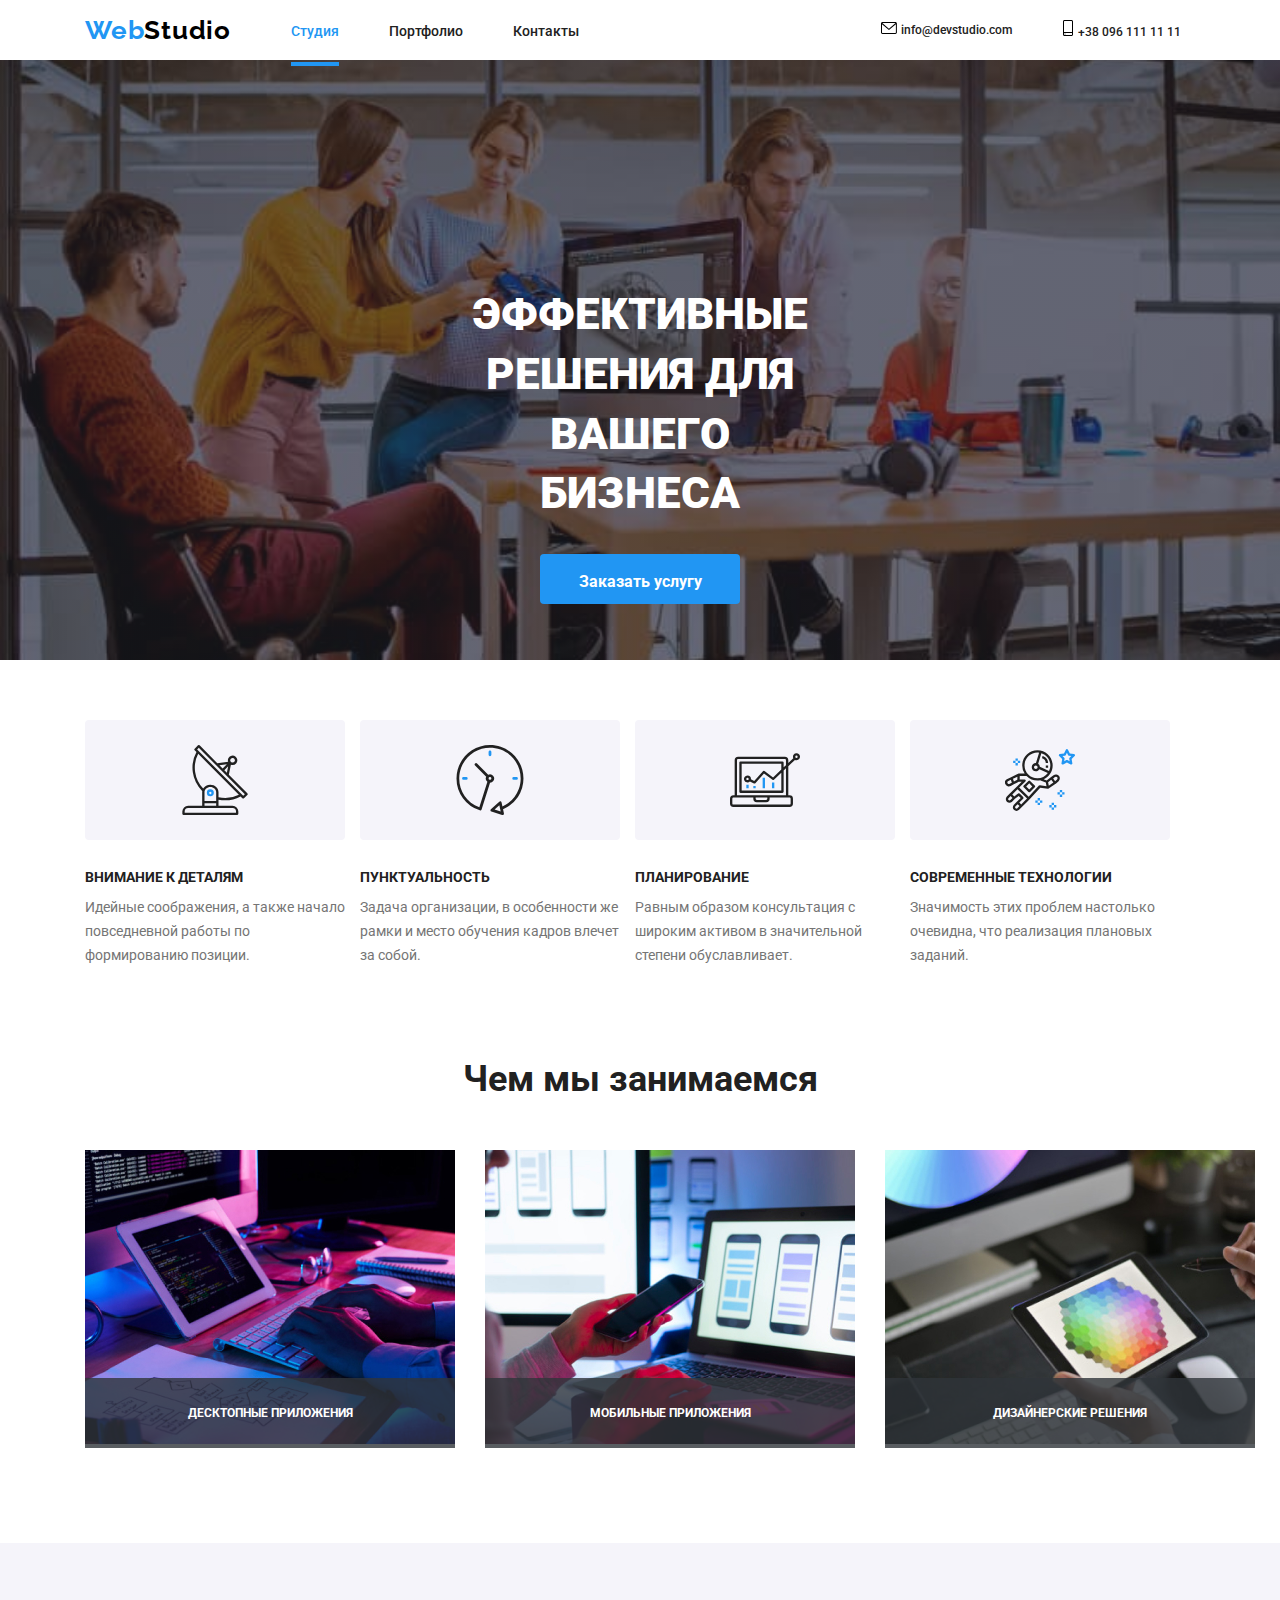
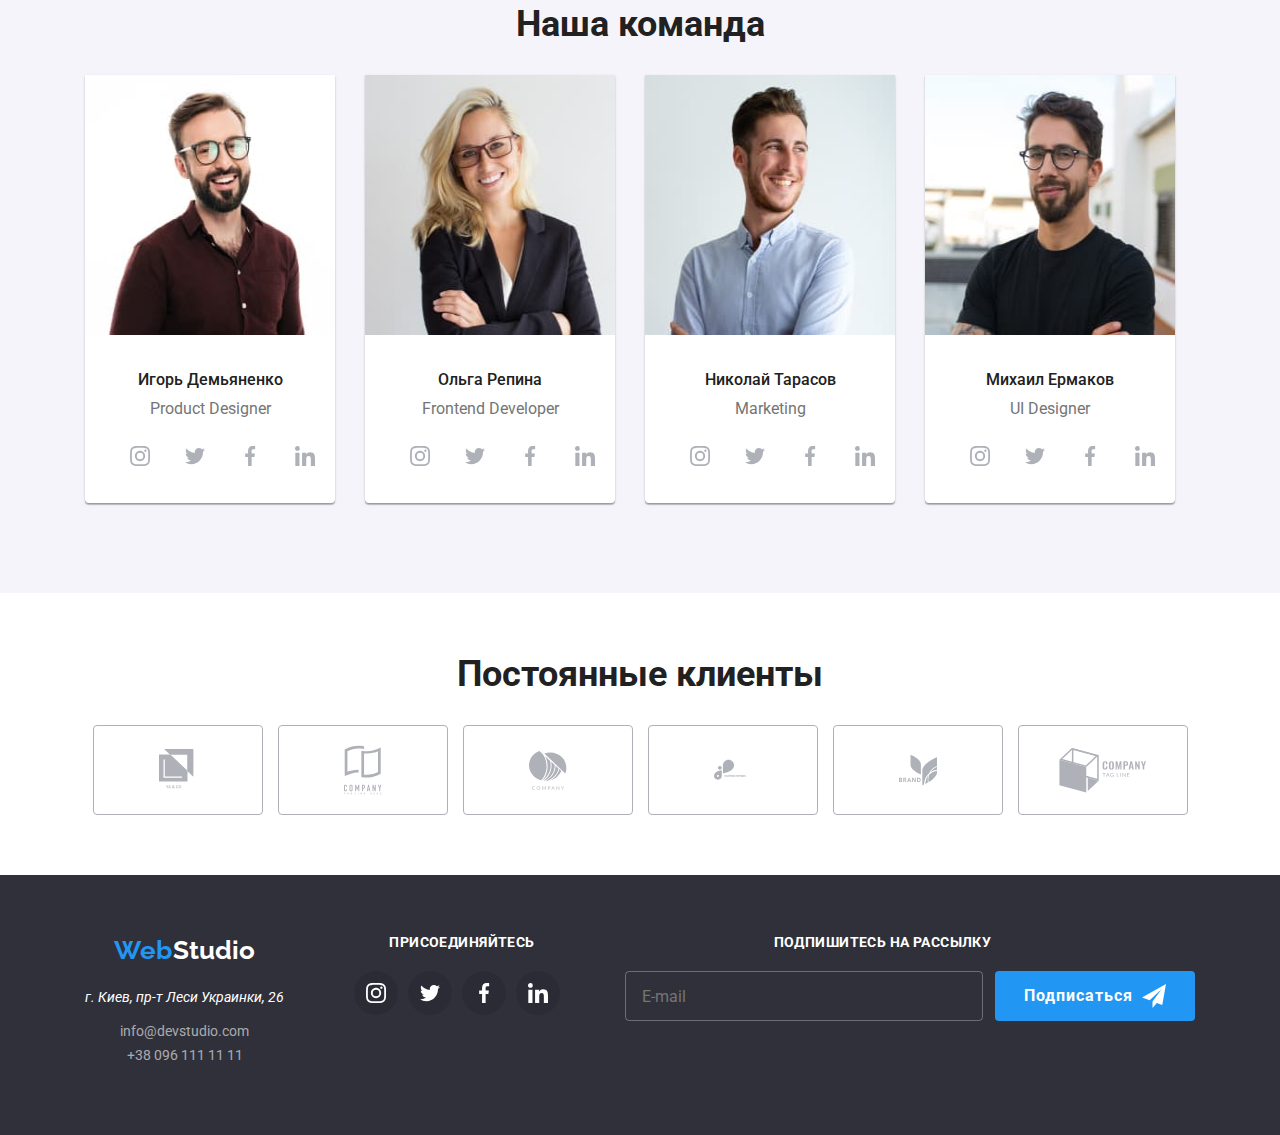
<file: index.html>
<!DOCTYPE html>
<html lang="ru">
<head>
    <meta charset="UTF-8">
    <meta name="viewport" content="width=device-width, initial-scale=1.0">
    <title>WebStudio</title>
    <link href="https://fonts.googleapis.com/css2?family=Raleway:wght@700&family=Roboto:wght@400;500;700;900&display=swap" rel="stylesheet">
    <!-- <link rel="stylesheet" href="./css/styles.css"> -->
    <link rel="stylesheet" href="./css/main.min.css">
</head>
<body>

    <header class="page-header">
        <div class="container main-nav">
        <nav class="display-flex">
            <a href="./index.html" class="logo"> <span class="web">Web</span><span class="studio">Studio</span></a>

            <button type="button"
                    class="menu-button"
                    aria-expanded="false"
                    aria-controls="menu-container"
                    data-menu-button>
            
                <svg
                    width="20"
                    height="20"
                    aria-label="Переключатель мобильного меню">

                    <use class="icon-menu" href="./svg/sprite.svg#icon-menu-button"></use>
                    <use class="icon-close" href="./svg/sprite1.svg#icon-close_menu"></use>
                </svg>
            </button>

            <div class="mobile-menu-container" id="menu-container" data-menu>
                <div class="mobile-navigation">
                    <ul class="mobile-site-nav list">
                        <li class="mobile-menu-item"><a href="" class="link current" >Студия</a></li>
                        <li class="mobile-menu-item"><a href="./portfolio.html" class="link" >Портфолио</a></li>
                        <li class="mobile-menu-item"><a href="" class="link" >Контакты</a></li>
                   </ul>
                </div>

                <div class="mobile-contacts">
                    <ul class="mobile-auth-nav-list">
                        <li class="mobile-item">
                            <svg class="item-icon" width="16" height="12">
                                <use href="./svg/sprite.svg#icon-envelope"></use>
                            </svg>
                            <a href="mailto:info@devstudio.com" class="link">info@devstudio.com</a>
                        </li>
            
                        <li class="mobile-item">
                            <svg class="item-icon" width="12" height="16">
                                <use href="./svg/sprite.svg#icon-smartphone"></use>
                            </svg>
                            <a href="tel:+380961111111" class="link" >+38 096 111 11 11</a>
                        </li>
                    </ul>
                </div>
            </div>

            <ul class="site-nav list">
                 <li class="item"><a href="" class="link current" >Студия</a></li>
                 <li class="item"><a href="./portfolio.html" class="link" >Портфолио</a></li>
                 <li class="item"><a href="" class="link" >Контакты</a></li>
            </ul>
        </nav>

        <ul class="auth-nav-list">
            <li class="item">
                <svg class="item-icon" width="16" height="12">
                    <use href="./svg/sprite.svg#icon-envelope"></use>
                </svg>
                <a href="mailto:info@devstudio.com" class="link">info@devstudio.com</a>
            </li>

            <li class="item">
                <svg class="item-icon" width="12" height="16">
                    <use href="./svg/sprite.svg#icon-smartphone"></use>
                </svg>
                <a href="tel:+380961111111" class="link" >+38 096 111 11 11</a>
            </li>
        </ul>
    </div>
    </header>

    <main>
        <div class="hero">
            <section>
                <h1 class="hero-title">
                    Эффективные решения для вашего бизнеса
                </h1>
                <button class="button" data-modal-open>Заказать услугу</button>
            </section>
        </div>

        <section class="features">
            <div class="container">
            <!-- <h2>невидимий заголовок</h2> -->
                 <ul class="features-list">
                     <li class="features-item"> 
                         <div class="features-icon">
                            <svg width="70" height="70">
                                <use href="./svg/sprite.svg#icon-antenna"></use>
                            </svg>
                         </div>
                         <h3 class="features-article"> Внимание к деталям</h3>
                         <p class="feature-text"> Идейные соображения, а также начало повседневной работы по  формированию позиции.</p>
                     </li>

                      <li class="features-item">
                        <div class="features-icon">
                            <svg width="70" height="70">
                                <use href="./svg/sprite.svg#icon-clock"></use>
                            </svg>
                         </div>
                        <h3 class="features-article"> Пунктуальность</h3>
                        <p class="feature-text">Задача организации, в особенности же рамки и место обучения кадров влечет за собой.</p>
                      </li>

                      <li class="features-item"> 
                        <div class="features-icon">
                            <svg width="70" height="70">
                                <use href="./svg/sprite.svg#icon-diagram"></use>
                            </svg>
                         </div>
                         <h3 class="features-article"> Планирование</h3>
                         <p class="feature-text">Равным образом консультация с широким активом в значительной степени обуславливает.</p>
                      </li>

                     <li class="features-item">
                        <div class="features-icon">
                            <svg width="70" height="70">
                                <use href="./svg/sprite.svg#icon-astronaut"></use>
                            </svg>
                         </div>
                          <h3 class="features-article"> Современные технологии</h3>
                         <p class="feature-text">Значимость этих проблем настолько очевидна, что реализация плановых заданий.</p>
                     </li>
                 </ul>
             </div>
        </section>

        <div class="features-images">

            <div class="container">

                 <h2 class="features-title">Чем мы занимаемся</h2>
                 <ul class="features-title-item">
                        <li class="element element-position">
                             <img 
                             
                             srcset="./img/retina/features1.jpg 1x,
                                ./img/retina/features1@2x.jpg 2x"
                             
                             src="./img/retina/features1.jpg" alt="верстка макета" width="370">
                             <p class="element-title-css">Десктопные приложения</p>
                        </li>

                        <li class="element element-position">
                             <img 
                             
                             srcset="./img/retina/features2.jpg 1x,
                                ./img/retina/features2@2x.jpg 2x"
                             
                             src="./img/retina/features2.jpg" alt="мобильное приложение" width="370">
                             <p class="element-title-css">Мобильные приложения</p></li>

                        <li class="element element-position">
                             <img
                             
                             srcset="./img/retina/features3.jpg 1x,
                                ./img/retina/features3@2x.jpg 2x"

                             src="./img/retina/features3.jpg" alt="подбор цвета" width="370">
                             <p class="element-title-css">Дизайнерские решения</p></li>

                 </ul>
            </div>
        </div>

        <section class="team">

            <div class="container">

             <h2 class="features-title-team">Наша команда</h2>
                <ul class="features-title-flex">
                    <li class="name-flex">
                      <picture>
                        <source 
                        media="(min-width:1140px)"
                        srcset="./img/retina/team/img-1-desktop.jpg 1x,
                                         ./img/retina/team/img-1-desktop@2x.jpg 2x"
                            >
                        <source 
                        media="(min-width:768px)"
                        srcset="./img/retina/team/img-1-tablet.jpg 1x,
                                        ./img/retina/team/img-1-tablet@2x.jpg 2x"
                             >
                        <source
                        media="(min-width:320px)"
                         srcset="./img/retina/team/img-1-mobile.jpg 1x,
                                        ./img/retina/team/img-1-mobile@2x.jpg 2x"
                        >

                        <img class="team-img-size"                                
                        src="./img/retina/team/img-1-mobile.jpg" alt="Игорь Демьяненко" >
                    </picture>

                        <h3 class="team-name">Игорь Демьяненко</h3>
                        <p class="team-occupation">Product Designer</p>

                        <div>
                            <ul class="social-team">
                                <li>
                                    <div class="social-link">
                                        <svg class="social-link-icon" width="20" height="20">
                                             <use href="./svg/sprite.svg#icon-instagram"></use>
                                        </svg>
                                    </div>
                                 </li>

                                 <li>
                                    <div class="social-link">
                                        <svg class="social-link-icon" width="20" height="20">
                                             <use href="./svg/sprite.svg#icon-twitter"></use>
                                        </svg>
                                    </div>
                                 </li>

                                <li>
                                    <div class="social-link">
                                        <svg class="social-link-icon" width="20" height="20">
                                             <use href="./svg/sprite.svg#icon-facebook"></use>
                                        </svg>
                                    </div>
                                 </li>

                                <li>
                                    <div class="social-link">
                                        <svg class="social-link-icon" width="20" height="20">
                                             <use href="./svg/sprite.svg#icon-linkedin"></use>
                                        </svg>
                                    </div>
                                 </li>
                            </ul>
                        </div>
                    </li>

                    <li class="name-flex">
                        <picture>
                            <source 
                            media="(min-width:1140px)"
                            srcset="./img/retina/team/img-2-desktop.jpg 1x,
                                             ./img/retina/team/img-2-desktop@2x.jpg 2x"
                                >
                            <source 
                            media="(min-width:768px)"
                            srcset="./img/retina/team/img-2-tablet.jpg 1x,
                                            ./img/retina/team/img-2-tablet@2x.jpg 2x"
                                 >
                            <source
                            media="(min-width:320px)"
                             srcset="./img/retina/team/img-2-mobile.jpg 1x,
                                            ./img/retina/team/img-2-mobile@2x.jpg 2x"
                            >
    
                            <img class="team-img-size" src="./img/retina/team/img-2-mobile.jpg" alt="Ольга Репина">
                        </picture>

                        <h3 class="team-name">Ольга Репина</h3>
                        <p class="team-occupation">Frontend Developer</p>

                        <div>
                            <ul class="social-team">
                                <li>
                                    <div class="social-link">
                                        <svg class="social-link-icon" width="20" height="20">
                                             <use href="./svg/sprite.svg#icon-instagram"></use>
                                        </svg>
                                    </div>
                                 </li>

                                 <li>
                                    <div class="social-link">
                                        <svg class="social-link-icon" width="20" height="20">
                                             <use href="./svg/sprite.svg#icon-twitter"></use>
                                        </svg>
                                    </div>
                                 </li>

                                <li>
                                    <div class="social-link">
                                        <svg class="social-link-icon" width="20" height="20">
                                             <use href="./svg/sprite.svg#icon-facebook"></use>
                                        </svg>
                                    </div>
                                 </li>

                                <li>
                                    <div class="social-link">
                                        <svg class="social-link-icon" width="20" height="20">
                                             <use href="./svg/sprite.svg#icon-linkedin"></use>
                                        </svg>
                                    </div>
                                 </li>
                            </ul>
                        </div>
                    </li>

                    <li class="name-flex">
                        <picture>
                        <source 
                            media="(min-width:1140px)"
                            srcset="./img/retina/team/img-3-desktop.jpg 1x,
                                             ./img/retina/team/img-3-desktop@2x.jpg 2x"
                                >
                            <source 
                            media="(min-width:768px)"
                            srcset="./img/retina/team/img-3-tablet.jpg 1x,
                                            ./img/retina/team/img-3-tablet@2x.jpg 2x"
                                 >
                            <source
                            media="(min-width:320px)"
                             srcset="./img/retina/team/img-3-mobile.jpg 1x,
                                            ./img/retina/team/img-3-mobile@2x.jpg 2x"
                            >
    
                            <img class="team-img-size" src="./img/retina/team/img-3-mobile.jpg" alt="Николай Тарасов">
                        </picture>

                        <h3 class="team-name">Николай Тарасов</h3>
                        <p class="team-occupation">Marketing</p>

                        <div>
                            <ul class="social-team">
                                <li>
                                    <div class="social-link">
                                        <svg class="social-link-icon" width="20" height="20">
                                             <use href="./svg/sprite.svg#icon-instagram"></use>
                                        </svg>
                                    </div>
                                 </li>

                                 <li>
                                    <div class="social-link">
                                        <svg class="social-link-icon" width="20" height="20">
                                             <use href="./svg/sprite.svg#icon-twitter"></use>
                                        </svg>
                                    </div>
                                 </li>

                                <li>
                                    <div class="social-link">
                                        <svg class="social-link-icon" width="20" height="20">
                                             <use href="./svg/sprite.svg#icon-facebook"></use>
                                        </svg>
                                    </div>
                                 </li>

                                <li>
                                    <div class="social-link">
                                        <svg class="social-link-icon" width="20" height="20">
                                             <use href="./svg/sprite.svg#icon-linkedin"></use>
                                        </svg>
                                    </div>
                                 </li>
                            </ul>
                        </div>
                    </li>

                    <li class="name-flex">
                        <picture>
                            <source 
                                media="(min-width:1140px)"
                                srcset="./img/retina/team/img-4-desktop.jpg 1x,
                                                 ./img/retina/team/img-4-desktop@2x.jpg 2x"
                                    >
                                <source 
                                media="(min-width:768px)"
                                srcset="./img/retina/team/img-4-tablet.jpg 1x,
                                                ./img/retina/team/img-4-tablet@2x.jpg 2x"
                                     >
                                <source
                                media="(min-width:320px)"
                                 srcset="./img/retina/team/img-4-mobile.jpg 1x,
                                                ./img/retina/team/img-4-mobile@2x.jpg 2x"
                                >
                                <img class="team-img-size" src="./img/retina/team/img-4-mobile.jpg" alt="Михаил Ермаков">
                            </picture>

                        <h3 class="team-name">Михаил Ермаков</h3>
                        <p class="team-occupation">UI Designer</p>

                        <div>
                            <ul class="social-team">
                                <li>
                                    <div class="social-link">
                                        <svg class="social-link-icon" width="20" height="20">
                                             <use href="./svg/sprite.svg#icon-instagram"></use>
                                        </svg>
                                    </div>
                                 </li>

                                 <li>
                                    <div class="social-link">
                                        <svg class="social-link-icon" width="20" height="20">
                                             <use href="./svg/sprite.svg#icon-twitter"></use>
                                        </svg>
                                    </div>
                                 </li>

                                <li>
                                    <div class="social-link">
                                        <svg class="social-link-icon" width="20" height="20">
                                             <use href="./svg/sprite.svg#icon-facebook"></use>
                                        </svg>
                                    </div>
                                 </li>

                                <li>
                                    <div class="social-link">
                                        <svg class="social-link-icon" width="20" height="20">
                                             <use href="./svg/sprite.svg#icon-linkedin"></use>
                                        </svg>
                                    </div>
                                 </li>
                            </ul>
                        </div>
                    </li>
                </ul>
              </div>
        </section>

        <section class="clients">
            <div class="container">
                <h2 class="features-title-clients">Постоянные клиенты</h2>
                    <ul class="clients-list">
                        <li class="clients-name">
                            <svg class="clients-name-icon" width="45" height="50">
                                <use href="./svg/sprite.svg#icon-logo-1"></use>
                            </svg>
                        </li>

                        <li class="clients-name">
                            <svg class="clients-name-icon" width="40" height="50">
                                <use href="./svg/sprite.svg#icon-logo-2"></use>
                            </svg>
                        </li>

                        <li class="clients-name">
                            <svg class="clients-name-icon" width="45" height="45">
                                <use href="./svg/sprite.svg#icon-logo-3"></use>
                            </svg>
                        </li>

                        <li class="clients-name">
                            <svg class="clients-name-icon" width="80" height="40">
                                <use href="./svg/sprite.svg#icon-logo-4"></use>
                            </svg>
                        </li>

                        <li class="clients-name">
                            <svg class="clients-name-icon" width="60" height="50">
                                <use href="./svg/sprite.svg#icon-logo-5"></use>
                            </svg>
                        </li>

                        <li class="clients-name">
                            <svg class="clients-name-icon" width="90" height="45">
                                <use href="./svg/sprite.svg#icon-logo-6"></use>
                            </svg>
                        </li>
                    </ul>
            </div>
        </section>
    </main>

        <footer class="footer">
            <div class="container footer-container">
                <div class="contact-block">
                    <a href="./index.html" class="logo"> <span class="web">Web</span><span class="studio-footer">Studio</span>  </a>

                    <address>
                     г. Киев, пр-т Леси Украинки, 26
                    </address>

                     <ul class="footer-list">
                        <li><a class="contact" href="mailto:info@devstudio.com">info@devstudio.com</a></li>
                        <li><a class="contact" href="tel:+380961111111">+38 096 111 11 11</a></li>
                    </ul>
                </div>

                <div class="join-block">
                    <h3 class="join-block-title">Присоединяйтесь</h3>
                     <ul class="social-display">
                        <li>
                            <div class="social-icon">
                                <svg width="20" height="20">
                                     <use href="./svg/sprite.svg#icon-instagram"></use>
                                </svg>
                            </div>
                         </li>

                         <li>
                            <div class="social-icon">
                                <svg width="20" height="20">
                                     <use href="./svg/sprite.svg#icon-twitter"></use>
                                </svg>
                            </div>
                         </li>

                        <li>
                            <div class="social-icon">
                                <svg width="20" height="20">
                                     <use href="./svg/sprite.svg#icon-facebook"></use>
                                </svg>
                            </div>
                         </li>

                        <li>
                            <div class="social-icon">
                                <svg width="20" height="20">
                                     <use href="./svg/sprite.svg#icon-linkedin"></use>
                                </svg>
                            </div>
                         </li>
                    </ul>
                </div>

                <div class="subscription">
                    <h3 class="contact-block-title">Подпишитесь на рассылку</h3>
                    <div class="form-field-subscription">
                        <input type="email" class="subscribe-form-input" name="email" id="email" placeholder="E-mail">
                    <button type="submit" class="subscribe-button iconsend">Подписаться</button>
                    </div>

                </div>

            </div>

        </footer>

        <div class="backdrop is-hidden" data-modal>
            <div class="modal">
                <form class="form" autocomplete="on">
                <button class="close" data-modal-close><img src="./svg/close.svg" alt="закрыть" width="30" height="30"></button>

                    <h2 class="form-title">Оставьте свои данные, мы вам перезвоним</h2>

                    <div class="form-field">
                        <label class="form-text" for="name">Имя</label>
                            <input type="text" class="form-input" name="name" id="name">
                            <svg width="18" height="18" class="form-icon">
                                <use href="./svg/sprite.svg#icon-person-black-form"></use>
                            </svg>
                    </div>

                    <div class="form-field">
                        <label class="form-text" for="tel">Телефон</label>
                            <input type="text" class="form-input" name="tel" id="tel">
                            <svg width="18" height="18" class="form-icon">
                                <use href="./svg/sprite.svg#icon-phone-black-form"></use>
                            </svg>
                    </div>

                    <div class="form-field">
                        <label class="form-text" for="email">Почта</label>
                            <input type="email" class="form-input" name="email" id="email">
                            <svg width="18" height="18" class="form-icon">
                                <use href="./svg/sprite.svg#icon-email-black-form"></use>
                            </svg>
                    </div>

                    <div class="form-field">
                        <label class="form-text">Комментарий</label>
                          <textarea class="form-message" name="comment" id="comment" placeholder="Введите текст"></textarea>
                    </div>

                    <div class="information-field-wrapper">
                        <input type="checkbox" name="user-policy" value="accept-policy" id="check-policy" class="form-policy visually-hidden">
                        <label for="check-policy" class="information-form-policy-label"> <span class="agreement-policy">Соглашаюсь с рассылкой и принимаю</span> 
                            <a class="agreement-terms" href="#">Условия договора</a> </label>
                      </div>  

                    <button type="submit" class="information-form-btn">Отправить</button>
                 </form>
            </div>
        </div>

        <script src="./js/modal.js"></script>
        <script src="./js/menu.js"></script>

</body>
</html>
</file>
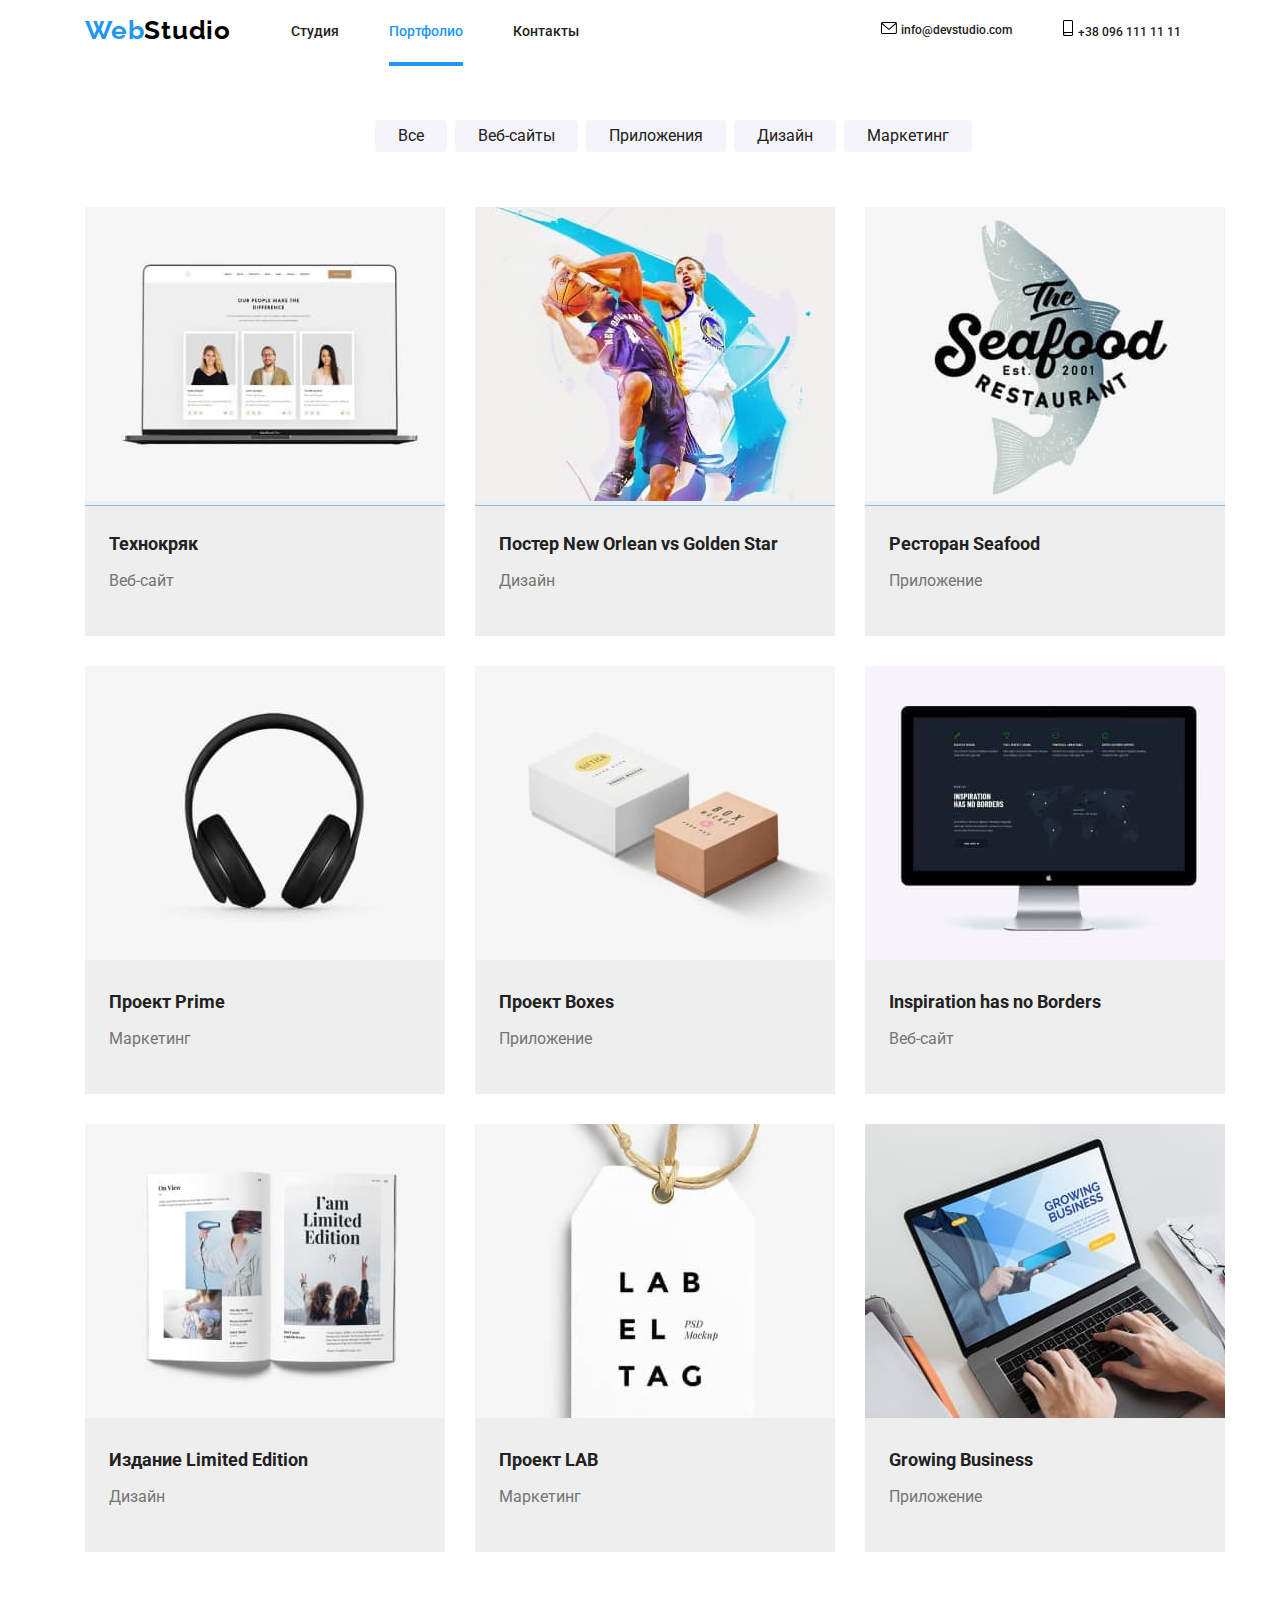
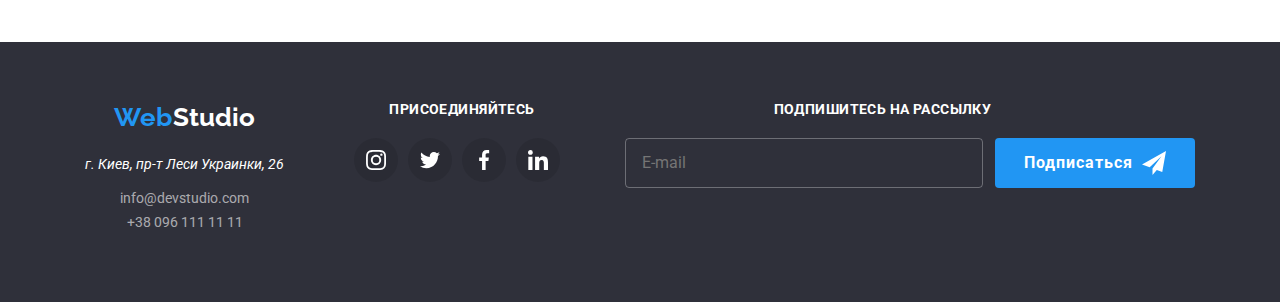
<file: portfolio.html>
<!DOCTYPE html>
<html lang="ru">
<head>
    <meta charset="UTF-8">
    <meta name="viewport" content="width=device-width, initial-scale=1.0">
    <title>Portfolio</title>
    <link href="https://fonts.googleapis.com/css2?family=Raleway:wght@700&family=Roboto:wght@400;500;700;900&display=swap" rel="stylesheet">
    <!-- <link rel="stylesheet" href="./css/styles.css"> -->
    <link rel="stylesheet" href="./css/main.min.css">
</head>
<body>

    <header class="page-header">
        <div class="container main-nav">
            <nav class="display-flex">
                <a href="./index.html" class="logo"> <span class="web">Web</span><span class="studio">Studio</span>  </a>
    
                <button type="button"
                class="menu-button"
                aria-expanded="false"
                aria-controls="menu-container"
                data-menu-button>
        
            <svg
                width="20"
                height="20"
                aria-label="Переключатель мобильного меню">

                <use class="icon-menu" href="./svg/sprite.svg#icon-menu-button"></use>
                <use class="icon-close" href="./svg/sprite1.svg#icon-close_menu"></use>
            </svg>
        </button>

        <div class="mobile-menu-container" id="menu-container" data-menu>
            <div class="mobile-navigation">
                <ul class="mobile-site-nav list">
                    <li class="mobile-menu-item"><a href="./index.html" class="link" >Студия</a></li>
                    <li class="mobile-menu-item"><a href="" class="link current" >Портфолио</a></li>
                    <li class="mobile-menu-item"><a href="" class="link" >Контакты</a></li>
               </ul>
            </div>

            <div class="mobile-contacts">
                <ul class="mobile-auth-nav-list">
                    <li class="mobile-item">
                        <svg class="item-icon" width="16" height="12">
                            <use href="./svg/sprite.svg#icon-envelope"></use>
                        </svg>
                        <a href="mailto:info@devstudio.com" class="link">info@devstudio.com</a>
                    </li>
        
                    <li class="mobile-item">
                        <svg class="item-icon" width="12" height="16">
                            <use href="./svg/sprite.svg#icon-smartphone"></use>
                        </svg>
                        <a href="tel:+380961111111" class="link" >+38 096 111 11 11</a>
                    </li>
                </ul>
            </div>
        </div>

                <ul class="site-nav list">
                     <li class="item"><a href="./index.html" class="link" >Студия</a></li>
                     <li class="item"><a href="" class="link current" >Портфолио</a></li>
                     <li class="item"><a href="" class="link" >Контакты</a></li>
                </ul>
            </nav>
    
            <ul class="auth-nav-list">
                <li class="item">
                    <svg class="item-icon" width="16" height="12">
                        <use href="./svg/sprite.svg#icon-envelope"></use>
                    </svg>
                    <a href="mailto:info@devstudio.com" class="link">info@devstudio.com</a>
                </li>
                
                <li class="item">
                    <svg class="item-icon" width="12" height="16">
                        <use href="./svg/sprite.svg#icon-smartphone"></use>
                    </svg>
                    <a href="tel:+380961111111" class="link" >+38 096 111 11 11</a>
                </li>
            </ul>
        </div>
    </header>

    <main class="features">
       <div class="container">
        <section>
            <!-- <h1>невидимий заголовок</h1> -->
             <nav>
                 <ul class="btn-portfolio">
                     <li><button class="button-portfolio">Все</button></li>
                     <li><button class="button-portfolio">Веб-сайты</button></li>
                     <li><button class="button-portfolio">Приложения</button></li>
                     <li><button class="button-portfolio">Дизайн</button></li>
                     <li><button class="button-portfolio">Маркетинг</button></li>
                 </ul>
              </nav>
 
              <ul class="works">
                  <li class="works-element">
                      <a href="">
                        <div class="works-element-blue">
                            <picture>
                                <source srcset="./img/retina/img-1-desktop.jpg 1x, 
                                                ./img/retina/img-1-desktop@2x.jpg 2x"
                                  media="(min-width:1200px)">

                                <source srcset="./img/retina/img-1-teblet.jpg 1x, 
                                                ./img/retina/img-1-teblet@2x.jpg 2x"
                                  media="(min-width:768px)">

                                <source srcset="./img/retina/img-1-mobile.jpg 1x,     
                                                ./img/retina/img-1-mobile@2x.jpg 2x"
                                  media="(min-width:320px)">

                                  <img src="./img/retina/img-1-mobile.jpg" alt="Технокряк">
                              </picture>
                             
                             <div class="works-overlay">
                                 <p class="works-description">Технокряк это современная площадка распространения коронавируса. Компании используют эту платформу для цифрового шпионажа и атак на защищённые сервера конкурентов.</p>
                             </div>
                        </div>
                             <h3 class="team-works">Технокряк</h3>
                             <p class="team-web">Веб-сайт</p>
                      </a>
                  </li>
 
                  <li class="works-element">
                     <a href="">
                        <div class="works-element-blue">
                            <picture>
                                <source srcset="./img/retina/img-2-desktop.jpg 1x, 
                                                ./img/retina/img-2-desktop@2x.jpg 2x"
                                  media="(min-width:1200px)">

                                <source srcset="./img/retina/img-2-teblet.jpg 1x, 
                                                ./img/retina/img-2-teblet@2x.jpg 2x"
                                  media="(min-width:768px)">

                                <source srcset="./img/retina/img-2-mobile.jpg 1x,     
                                                ./img/retina/img-2-mobile@2x.jpg 2x"
                                  media="(min-width:320px)">

                                  <img src="./img/retina/img-2-mobile.jpg" alt="Постер New Orlean vs Golden Star">
                              </picture>
                             
                             <div class="works-overlay">
                                 <p class="works-description">Технокряк это современная площадка распространения коронавируса. Компании используют эту платформу для цифрового шпионажа и атак на защищённые сервера конкурентов.</p>
                             </div>
                        </div>
                             <h3 class="team-works">Постер New Orlean vs Golden Star</h3>
                             <p class="team-web">Дизайн</p>
                     </a>
                 </li>
 
                 <li class="works-element">
                     <a href="">
                        <div class="works-element-blue">
                            <picture>
                                <source srcset="./img/retina/img-3-desktop.jpg 1x, 
                                                ./img/retina/img-3-desktop@2x.jpg 2x"
                                  media="(min-width:1200px)">

                                <source srcset="./img/retina/img-3-teblet.jpg 1x, 
                                                ./img/retina/img-3-teblet@2x.jpg 2x"
                                  media="(min-width:768px)">

                                <source srcset="./img/retina/img-3-mobile.jpg 1x,     
                                                ./img/retina/img-3-mobile@2x.jpg 2x"
                                  media="(min-width:320px)">

                                  <img src="./img/retina/img-3-mobile.jpg" alt="Ресторан Seafood">
                              </picture>
                             
                             <div class="works-overlay">
                                 <p class="works-description">Технокряк это современная площадка распространения коронавируса. Компании используют эту платформу для цифрового шпионажа и атак на защищённые сервера конкурентов.</p>
                             </div>
                        </div>
                             <h3 class="team-works">Ресторан Seafood</h3>
                             <p class="team-web">Приложение</p>
                     </a>
                 </li>
 
                 <li class="works-element">
                     <a href="">
                        <div class="works-element-blue">
                            <picture>
                                <source srcset="./img/retina/img-4-desktop.jpg 1x, 
                                                ./img/retina/img-4-desktop@2x.jpg 2x"
                                  media="(min-width:1200px)">

                                <source srcset="./img/retina/img-4-teblet.jpg 1x, 
                                                ./img/retina/img-4-teblet@2x.jpg 2x"
                                  media="(min-width:768px)">

                                <source srcset="./img/retina/img-4-mobile.jpg 1x,     
                                                ./img/retina/img-4-mobile@2x.jpg 2x"
                                  media="(min-width:320px)">

                                  <img src="./img/retina/img-4-mobile.jpg" alt="Проект Prime">
                              </picture>
                             
                             <div class="works-overlay">
                                 <p class="works-description"> Технокряк это современная площадка распространения коронавируса. Компании используют эту платформу для цифрового шпионажа и атак на защищённые сервера конкурентов.</p>
                            </div>
                        </div>
                             <h3 class="team-works">Проект Prime</h3>
                             <p class="team-web">Маркетинг</p>
                     </a>
                 </li>
 
                 <li class="works-element">
                     <a href="">
                        <div class="works-element-blue">
                            <picture>
                                <source srcset="./img/retina/img-5-desktop.jpg 1x, 
                                                ./img/retina/img-5-desktop@2x.jpg 2x"
                                  media="(min-width:1200px)">

                                <source srcset="./img/retina/img-5-teblet.jpg 1x, 
                                                ./img/retina/img-5-teblet@2x.jpg 2x"
                                  media="(min-width:768px)">

                                <source srcset="./img/retina/img-5-mobile.jpg 1x,     
                                                ./img/retina/img-5-mobile@2x.jpg 2x"
                                  media="(min-width:320px)">

                                  <img src="./img/retina/img-5-mobile.jpg" alt="Проект Boxes">
                              </picture>
                             
                              <div class="works-overlay">
                                  <p class="works-description">Технокряк это современная площадка распространения коронавируса. Компании используют эту платформу для цифрового шпионажа и атак на защищённые сервера конкурентов.</p>
                            </div>
                        </div>
                              <h3 class="team-works">Проект Boxes</h3>
                              <p class="team-web">Приложение</p>
                     </a>
                 </li>
 
                 <li class="works-element">
                     <a href="">
                        <div class="works-element-blue">
                            <picture>
                                <source srcset="./img/retina/img-6-desktop.jpg 1x, 
                                                ./img/retina/img-6-desktop@2x.jpg 2x"
                                  media="(min-width:1200px)">

                                <source srcset="./img/retina/img-6-teblet.jpg 1x, 
                                                ./img/retina/img-6-teblet@2x.jpg 2x"
                                  media="(min-width:768px)">

                                <source srcset="./img/retina/img-6-mobile.jpg 1x,     
                                                ./img/retina/img-6-mobile@2x.jpg 2x"
                                  media="(min-width:320px)">

                                  <img src="./img/retina/img-6-mobile.jpg" alt="Inspiration has no Borders">
                              </picture>
                            
                             <div class="works-overlay">
                                 <p class="works-description">Технокряк это современная площадка распространения коронавируса. Компании используют эту платформу для цифрового шпионажа и атак на защищённые сервера конкурентов.</p>
                            </div>
                        </div>
                             <h3 class="team-works">Inspiration has no Borders</h3>
                             <p class="team-web">Веб-сайт</p>
                     </a>
                 </li>
 
                 <li class="works-element">
                     <a href="">
                        <div class="works-element-blue">
                            <picture>
                                <source srcset="./img/retina/img-7-desktop.jpg 1x, 
                                                ./img/retina/img-7-desktop@2x.jpg 2x"
                                  media="(min-width:1200px)">

                                <source srcset="./img/retina/img-7-teblet.jpg 1x, 
                                                ./img/retina/img-7-teblet@2x.jpg 2x"
                                  media="(min-width:768px)">

                                <source srcset="./img/retina/img-7-mobile.jpg 1x,     
                                                ./img/retina/img-7-mobile@2x.jpg 2x"
                                  media="(min-width:320px)">

                                  <img src="./img/retina/img-7-mobile.jpg" alt="Издание Limited Edition">
                              </picture>
                             
                             <div class="works-overlay">
                                 <p class="works-description">Технокряк это современная площадка распространения коронавируса. Компании используют эту платформу для цифрового шпионажа и атак на защищённые сервера конкурентов.</p>
                            </div>
                        </div>
                             <h3 class="team-works">Издание Limited Edition</h3>
                             <p class="team-web">Дизайн</p>
                     </a>
                 </li>
 
                 <li class="works-element">
                     <a href="">
                        <div class="works-element-blue">
                            <picture>
                                <source srcset="./img/retina/img-8-desktop.jpg 1x, 
                                                ./img/retina/img-8-desktop@2x.jpg 2x"
                                  media="(min-width:1200px)">

                                <source srcset="./img/retina/img-8-teblet.jpg 1x, 
                                                ./img/retina/img-8-teblet@2x.jpg 2x"
                                  media="(min-width:768px)">

                                <source srcset="./img/retina/img-8-mobile.jpg 1x,     
                                                ./img/retina/img-8-mobile@2x.jpg 2x"
                                  media="(min-width:320px)">

                                  <img src="./img/retina/img-8-mobile.jpg" alt="Проект LAB">
                              </picture>
                             
                             <div class="works-overlay">
                                 <p class="works-description">Технокряк это современная площадка распространения коронавируса. Компании используют эту платформу для цифрового шпионажа и атак на защищённые сервера конкурентов.</p>
                            </div>
                        </div>
                             <h3 class="team-works">Проект LAB</h3>
                             <p class="team-web">Маркетинг</p>
                     </a>
                 </li>
 
                 <li class="works-element">
                     <a href="">
                        <div class="works-element-blue">
                            <picture>
                                <source srcset="./img/retina/img-9-desktop.jpg 1x, 
                                                ./img/retina/img-9-desktop@2x.jpg 2x"
                                  media="(min-width:1200px)">

                                <source srcset="./img/retina/img-9-teblet.jpg 1x, 
                                                ./img/retina/img-9-teblet@2x.jpg 2x"
                                  media="(min-width:768px)">

                                <source srcset="./img/retina/img-9-mobile.jpg 1x,     
                                                ./img/retina/img-9-mobile@2x.jpg 2x"
                                  media="(min-width:320px)">

                                  <img src="./img/retina/img-9-mobile.jpg" alt="Growing Business">
                              </picture>
                            
                             <div class="works-overlay">
                                 <p class="works-description">Технокряк это современная площадка распространения коронавируса. Компании используют эту платформу для цифрового шпионажа и атак на защищённые сервера конкурентов.</p>
                            </div>
                        </div>
                             <h3 class="team-works">Growing Business</h3>
                             <p class="team-web">Приложение</p>
                     </a>
                 </li>
              </ul>
          </section>
       </div>
    </main>


    <footer class="footer">
        <div class="container footer-container">
            <div class="contact-block">
                <a href="./index.html" class="logo"> <span class="web">Web</span><span class="studio-footer">Studio</span>  </a>

                <address>
                 г. Киев, пр-т Леси Украинки, 26
                </address>

                 <ul class="footer-list">
                    <li><a class="contact" href="mailto:info@devstudio.com">info@devstudio.com</a></li>
                    <li><a class="contact" href="tel:+380961111111">+38 096 111 11 11</a></li>
                </ul>
            </div>

            <div class="join-block">
                <h3 class="join-block-title">Присоединяйтесь</h3>
                 <ul class="social-display">
                    <li>
                        <div class="social-icon">
                            <svg width="20" height="20">
                                 <use href="./svg/sprite.svg#icon-instagram"></use>
                            </svg>
                        </div>
                     </li>

                     <li>
                        <div class="social-icon">
                            <svg width="20" height="20">
                                 <use href="./svg/sprite.svg#icon-twitter"></use>
                            </svg>
                        </div>
                     </li>

                    <li>
                        <div class="social-icon">
                            <svg width="20" height="20">
                                 <use href="./svg/sprite.svg#icon-facebook"></use>
                            </svg>
                        </div>
                     </li>

                    <li>
                        <div class="social-icon">
                            <svg width="20" height="20">
                                 <use href="./svg/sprite.svg#icon-linkedin"></use>
                            </svg>
                        </div>
                     </li>
                </ul>
            </div>

            <div class="subscription">
                <h3 class="contact-block-title">Подпишитесь на рассылку</h3>
                <div class="form-field-subscription">
                    <input type="email" class="subscribe-form-input" name="email" id="email" placeholder="E-mail">
                <button type="submit" class="subscribe-button iconsend">Подписаться</button>
                </div>

            </div>
        </div>

    </footer>
    
    <script src="./js/menu.js"></script>
</body>
</html>
</file>
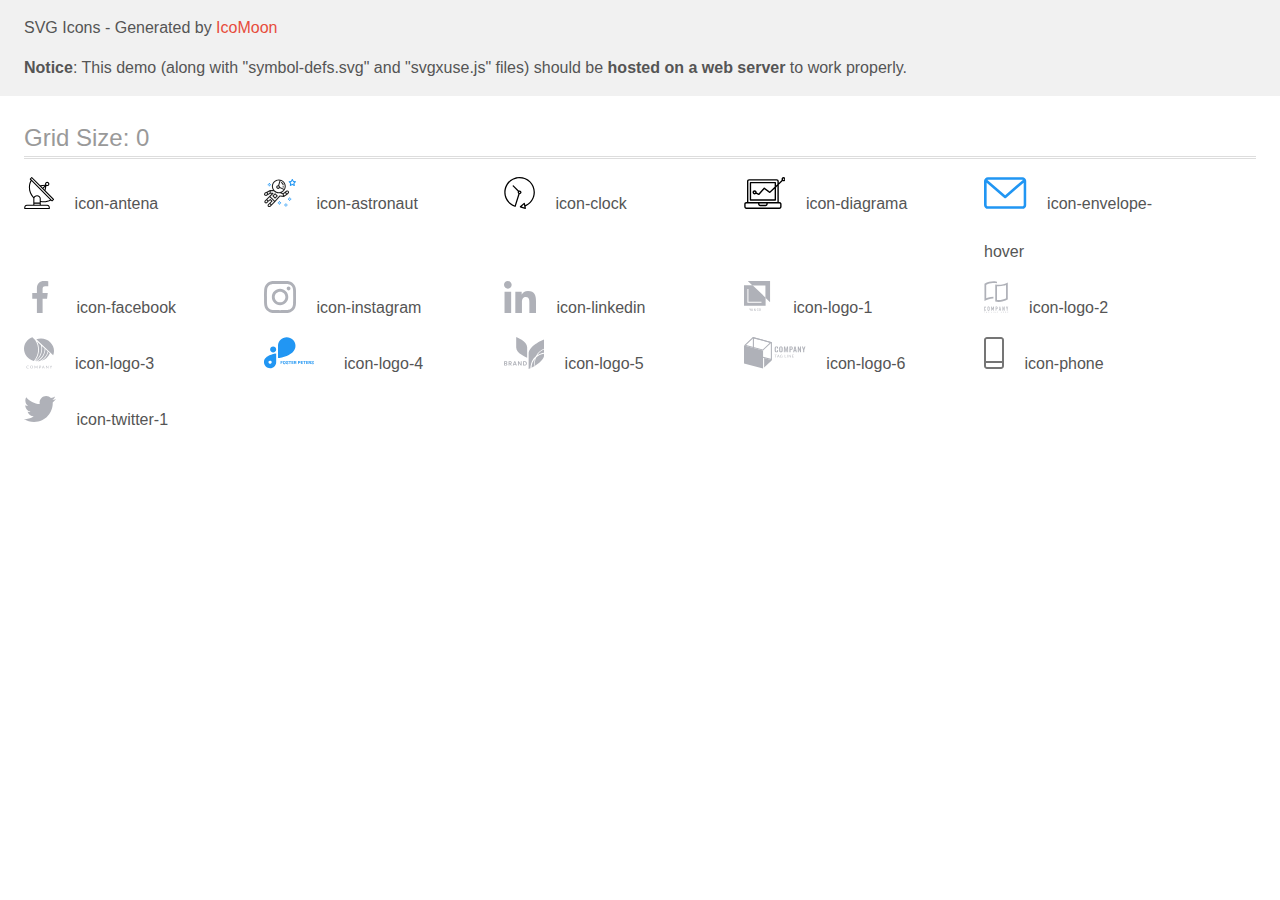
<file: img/demo-external-svg.html>
<!doctype html>
<html>
<head>
    <title>IcoMoon - SVG Icons</title>
    <meta charset="utf-8">
    <meta name="viewport" content="width=device-width, initial-scale=1">
    <link rel="stylesheet" href="demo-files/demo.css">
    <link rel="stylesheet" href="style.css">
</head>
<body>
<header class="bgc1 clearfix">
<div class="mhl">
    <p>SVG Icons - Generated by <a href="https://icomoon.io/app">IcoMoon</a></p><p><strong>Notice</strong>: This demo (along with "symbol-defs.svg" and "svgxuse.js" files) should be <b>hosted on a web server</b> to work properly.</p>
</div>
</header>
    <div class="clearfix mhl ptl">
        <h1 class="mvm mtn fgc1">Grid Size: 0</h1>
        <div class="glyph fs1">
            <div class="clearfix pbs">
                <svg class="icon icon-antena"><use xlink:href="symbol-defs.svg#icon-antena"></use></svg><span class="name"> icon-antena</span>
            </div>
        </div>
        <div class="glyph fs1">
            <div class="clearfix pbs">
                <svg class="icon icon-astronaut"><use xlink:href="symbol-defs.svg#icon-astronaut"></use></svg><span class="name"> icon-astronaut</span>
            </div>
        </div>
        <div class="glyph fs1">
            <div class="clearfix pbs">
                <svg class="icon icon-clock"><use xlink:href="symbol-defs.svg#icon-clock"></use></svg><span class="name"> icon-clock</span>
            </div>
        </div>
        <div class="glyph fs1">
            <div class="clearfix pbs">
                <svg class="icon icon-diagrama"><use xlink:href="symbol-defs.svg#icon-diagrama"></use></svg><span class="name"> icon-diagrama</span>
            </div>
        </div>
        <div class="glyph fs1">
            <div class="clearfix pbs">
                <svg class="icon icon-envelope-hover"><use xlink:href="symbol-defs.svg#icon-envelope-hover"></use></svg><span class="name"> icon-envelope-hover</span>
            </div>
        </div>
        <div class="glyph fs1">
            <div class="clearfix pbs">
                <svg class="icon icon-facebook"><use xlink:href="symbol-defs.svg#icon-facebook"></use></svg><span class="name"> icon-facebook</span>
            </div>
        </div>
        <div class="glyph fs1">
            <div class="clearfix pbs">
                <svg class="icon icon-instagram"><use xlink:href="symbol-defs.svg#icon-instagram"></use></svg><span class="name"> icon-instagram</span>
            </div>
        </div>
        <div class="glyph fs1">
            <div class="clearfix pbs">
                <svg class="icon icon-linkedin"><use xlink:href="symbol-defs.svg#icon-linkedin"></use></svg><span class="name"> icon-linkedin</span>
            </div>
        </div>
        <div class="glyph fs1">
            <div class="clearfix pbs">
                <svg class="icon icon-logo-1"><use xlink:href="symbol-defs.svg#icon-logo-1"></use></svg><span class="name"> icon-logo-1</span>
            </div>
        </div>
        <div class="glyph fs1">
            <div class="clearfix pbs">
                <svg class="icon icon-logo-2"><use xlink:href="symbol-defs.svg#icon-logo-2"></use></svg><span class="name"> icon-logo-2</span>
            </div>
        </div>
        <div class="glyph fs1">
            <div class="clearfix pbs">
                <svg class="icon icon-logo-3"><use xlink:href="symbol-defs.svg#icon-logo-3"></use></svg><span class="name"> icon-logo-3</span>
            </div>
        </div>
        <div class="glyph fs1">
            <div class="clearfix pbs">
                <svg class="icon icon-logo-4"><use xlink:href="symbol-defs.svg#icon-logo-4"></use></svg><span class="name"> icon-logo-4</span>
            </div>
        </div>
        <div class="glyph fs1">
            <div class="clearfix pbs">
                <svg class="icon icon-logo-5"><use xlink:href="symbol-defs.svg#icon-logo-5"></use></svg><span class="name"> icon-logo-5</span>
            </div>
        </div>
        <div class="glyph fs1">
            <div class="clearfix pbs">
                <svg class="icon icon-logo-6"><use xlink:href="symbol-defs.svg#icon-logo-6"></use></svg><span class="name"> icon-logo-6</span>
            </div>
        </div>
        <div class="glyph fs1">
            <div class="clearfix pbs">
                <svg class="icon icon-phone"><use xlink:href="symbol-defs.svg#icon-phone"></use></svg><span class="name"> icon-phone</span>
            </div>
        </div>
        <div class="glyph fs1">
            <div class="clearfix pbs">
                <svg class="icon icon-twitter-1"><use xlink:href="symbol-defs.svg#icon-twitter-1"></use></svg><span class="name"> icon-twitter-1</span>
            </div>
        </div>
  </div>
<script defer src="svgxuse.js"></script>
</body>
</html>
</file>
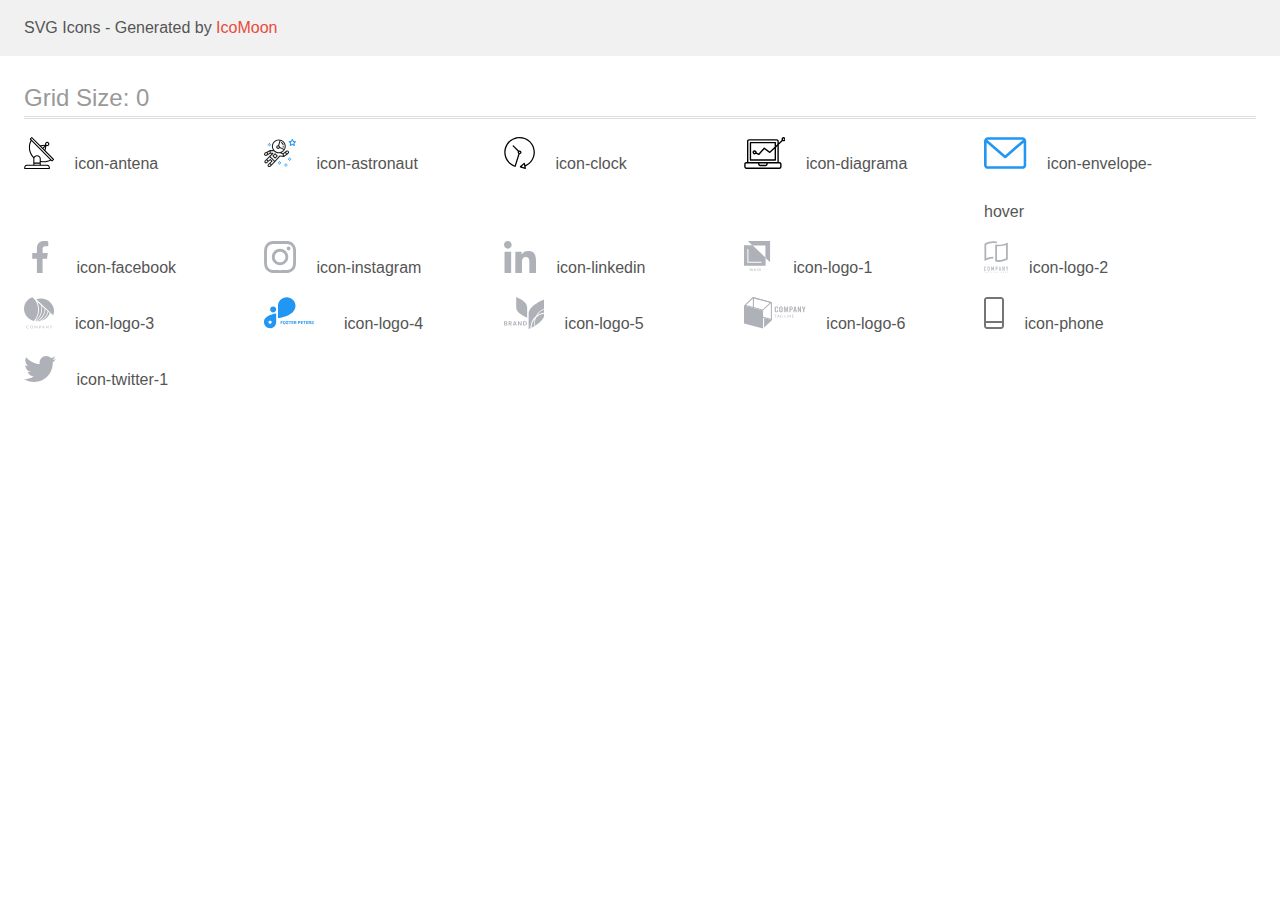
<file: img/demo.html>
<!doctype html>
<html>
<head>
    <title>IcoMoon - SVG Icons</title>
    <meta charset="utf-8">
    <meta name="viewport" content="width=device-width, initial-scale=1">
    <link rel="stylesheet" href="demo-files/demo.css">
    <link rel="stylesheet" href="style.css">
</head>
<body>
<svg aria-hidden="true" style="position: absolute; width: 0; height: 0; overflow: hidden;" version="1.1" xmlns="http://www.w3.org/2000/svg" xmlns:xlink="http://www.w3.org/1999/xlink">
<defs>
<symbol id="icon-antena" viewBox="0 0 30 32">
<path d="M29.859 22.098l-8.443-8.505 0.937-4.616c0.225 0.090 0.485 0.144 0.758 0.146h0.007c0.008 0 0.017 0 0.026 0 1.192 0 2.159-0.967 2.159-2.159s-0.967-2.159-2.159-2.159c-1.192 0-2.159 0.967-2.159 2.159 0 0.259 0.046 0.508 0.13 0.739l-0.005-0.015-4.96 0.606-8.091-8.133c-0.096-0.098-0.229-0.159-0.376-0.16h-0c-0.14 0.001-0.274 0.057-0.373 0.155l-1.512 1.504c-0.096 0.097-0.156 0.23-0.156 0.377s0.060 0.281 0.156 0.377v0l0.814 0.825c-1.143 2.062-1.816 4.522-1.816 7.139 0 4.106 1.656 7.824 4.336 10.525l-0.001-0.001c0.043 0.041 0.092 0.074 0.146 0.097-0.032 0.164-0.051 0.353-0.052 0.546v6.188h-6.4c-1.472 0.001-2.666 1.194-2.667 2.666v1.067c0 0.295 0.239 0.534 0.534 0.534h24.534c0.294 0 0.533-0.239 0.533-0.534v-1.067c-0.002-1.472-1.195-2.665-2.666-2.666h-6.4v-2.742c0.915 0.201 1.968 0.317 3.047 0.32h0.002c2.58-0.003 5.005-0.663 7.117-1.822l-0.077 0.039 0.818 0.823c0.099 0.101 0.235 0.159 0.376 0.16 0.14-0.001 0.274-0.057 0.373-0.155l1.512-1.504c0.096-0.097 0.156-0.23 0.156-0.377s-0.060-0.281-0.156-0.377v0zM22.366 6.233c0.193-0.192 0.459-0.31 0.752-0.31 0.589 0 1.067 0.478 1.067 1.066s-0.477 1.066-1.067 1.066c-0 0-0 0-0.001 0h-0.003c-0.587-0.003-1.061-0.479-1.061-1.066 0-0.295 0.12-0.563 0.314-0.756l0-0h-0.002zM21.11 9.737l-0.598 2.946-1.175-1.183 1.774-1.763zM20.504 8.835l-1.92 1.909-1.486-1.493 3.406-0.416zM23.090 28.8c0.884 0 1.6 0.716 1.6 1.6v0 0.534h-23.466v-0.534c0-0.884 0.716-1.6 1.6-1.6v0h20.267zM15.623 26.666v1.067h-5.334v-1.067h5.334zM10.29 25.6v-4.053c0-1.294 1.196-2.346 2.666-2.346s2.667 1.053 2.667 2.346v4.053h-5.333zM16.69 23.904v-2.357c0-1.882-1.675-3.413-3.733-3.413-0.017-0-0.038-0-0.058-0-1.353 0-2.54 0.707-3.213 1.771l-0.009 0.016c-2.36-2.482-3.812-5.846-3.812-9.55 0-2.314 0.567-4.496 1.569-6.414l-0.036 0.077 18.602 18.709c-1.823 0.947-3.979 1.502-6.266 1.502-1.079 0-2.128-0.124-3.136-0.357l0.093 0.018zM27.979 23.22l-21.057-21.181 0.754-0.752 7.935 7.98c0.004 0 0.006 0.007 0.009 0.010l13.115 13.191-0.757 0.752z"></path>
</symbol>
<symbol id="icon-astronaut" viewBox="0 0 32 32">
<path fill="#2196f3" style="fill: var(--color1, #2196f3)" d="M31.974 4.524c-0.064-0.191-0.227-0.332-0.427-0.362l-0.003-0-1.911-0.278-0.855-1.731c-0.179-0.365-0.777-0.365-0.956 0l-0.855 1.731-1.911 0.278c-0.26 0.039-0.457 0.26-0.457 0.528 0 0.15 0.062 0.285 0.161 0.382l1.383 1.348-0.326 1.903c-0.034 0.2 0.048 0.402 0.212 0.522 0.166 0.12 0.383 0.135 0.562 0.040l1.709-0.899 1.709 0.899c0.072 0.038 0.157 0.061 0.247 0.061 0.295 0 0.534-0.239 0.534-0.534 0-0.031-0.003-0.062-0.008-0.092l0 0.003-0.326-1.903 1.383-1.348c0.099-0.097 0.161-0.233 0.161-0.382 0-0.059-0.009-0.115-0.027-0.168l0.001 0.004zM29.511 5.851c-0.126 0.122-0.183 0.299-0.153 0.472l0.191 1.114-1-0.526c-0.072-0.039-0.158-0.062-0.249-0.062s-0.177 0.023-0.252 0.063l0.003-0.001-1 0.526 0.191-1.114c0.005-0.027 0.008-0.059 0.008-0.091 0-0.149-0.061-0.285-0.16-0.381l-0-0-0.811-0.789 1.119-0.163c0.174-0.025 0.324-0.134 0.402-0.292l0.5-1.013 0.5 1.013c0.078 0.158 0.228 0.267 0.402 0.292l1.119 0.162-0.809 0.79zM26.134 20.522h-1.067v1.067h1.067v-1.067zM26.134 22.656h-1.067v1.066h1.067v-1.066zM27.2 21.589h-1.067v1.067h1.067v-1.067zM25.067 21.589h-1.067v1.067h1.067v-1.067zM22.4 26.389h-1.067v1.067h1.067v-1.067zM22.4 28.523h-1.067v1.067h1.067v-1.067zM23.467 27.456h-1.067v1.067h1.067v-1.067zM21.334 27.456h-1.067v1.067h1.067v-1.067zM16 24.256h-1.066v1.067h1.066v-1.067zM16 26.389h-1.066v1.067h1.066v-1.067zM17.067 25.322h-1.067v1.067h1.067v-1.067zM14.934 25.322h-1.067v1.067h1.067v-1.067zM5.867 6.122h-1.066v1.066h1.066v-1.066zM5.867 8.256h-1.066v1.066h1.066v-1.066zM6.933 7.189h-1.067v1.067h1.066v-1.067zM4.8 7.189h-1.067v1.067h1.067v-1.067z"></path>
<path fill="#212121" style="fill: var(--color2, #212121)" d="M24.715 14.16c-0.28-0.376-0.698-0.636-1.179-0.703l-0.009-0.001c-0.076-0.012-0.164-0.018-0.254-0.018-0.411 0-0.789 0.139-1.090 0.373l0.004-0.003-1.253 0.96-1.898 1.417-1.358-0.541c2.421-1.086 4.113-3.508 4.113-6.32 0-3.823-3.122-6.934-6.961-6.934s-6.961 3.11-6.961 6.934c0 1.386 0.415 2.674 1.12 3.759l-2.768-0.024c-0.009 0-0.016 0.005-0.023 0.005-0.057 0.003-0.11 0.014-0.159 0.033l0.004-0.001c-0.013 0.005-0.026 0.007-0.038 0.013-0.006 0.003-0.013 0.003-0.019 0.006l-3.233 1.596c-0 0-0.001 0-0.001 0.001l-1.893 0.91c-0.024 0.011-0.045 0.023-0.064 0.036l0.001-0.001c-0.482 0.324-0.795 0.867-0.795 1.483 0 0.297 0.073 0.577 0.201 0.823l-0.005-0.010c0.22 0.424 0.592 0.742 1.043 0.885l0.013 0.003c0.161 0.053 0.345 0.083 0.537 0.083 0.308 0 0.598-0.078 0.851-0.216l-0.009 0.005 1.388-0.738 2.264-1.169 1.357-0.008-5.442 5.415c0 0.001-0.001 0.001-0.001 0.001l-1.339 1.333c-0.303 0.299-0.491 0.714-0.491 1.173 0 0.002 0 0.003 0 0.005v-0c0.002 0.919 0.748 1.664 1.667 1.664 0.001 0 0.002 0 0.002 0h-0c0.428 0 0.854-0.162 1.18-0.485l1.314-1.309 1.741-1.3 0.901 0.897-3.102 3.088c-0.303 0.299-0.491 0.715-0.491 1.174 0 0.001 0 0.003 0 0.004v-0c0 0.445 0.174 0.864 0.49 1.179 0.302 0.3 0.717 0.485 1.176 0.485 0.001 0 0.002 0 0.003 0h-0c0.427 0 0.855-0.162 1.18-0.485l4.488-4.472c0.007-0.006 0.016-0.009 0.022-0.016l5.166-5.658 3.471 0.494c0.025 0.004 0.050 0.006 0.075 0.006 0.064 0 0.127-0.016 0.187-0.038 0.017-0.006 0.032-0.015 0.049-0.023 0.019-0.010 0.039-0.015 0.058-0.027l3.213-2.133c0.012-0.008 0.018-0.021 0.029-0.030 0.013-0.010 0.029-0.014 0.041-0.026l1.271-1.191c0.348-0.326 0.564-0.787 0.564-1.3 0-0.4-0.132-0.769-0.355-1.066l0.003 0.005zM2.13 17.77c-0.098 0.054-0.215 0.086-0.34 0.086-0.078 0-0.153-0.013-0.224-0.036l0.005 0.001c-0.294-0.093-0.504-0.364-0.504-0.683 0-0.236 0.114-0.445 0.29-0.575l0.002-0.001 1.314-0.632 0.316 0.924 0.133 0.389-0.992 0.527zM5.627 15.942l-1.548 0.8-0.255-0.746-0.184-0.537 2.027-1.001-0.040 1.484zM20.727 9.322c0 0.918-0.219 1.785-0.599 2.56l-4.181-1.899c-0.044-0.575-0.342-1.072-0.782-1.384l-0.006-0.004 1.464-4.86c2.377 0.756 4.104 2.974 4.104 5.588zM8.938 9.322c0-3.235 2.644-5.867 5.894-5.867 0.253 0 0.5 0.022 0.745 0.053l-1.432 4.753c-0.019 0-0.037-0.006-0.057-0.006-0 0-0.001 0-0.001 0-1.032 0-1.869 0.835-1.872 1.867v0c0.003 1.031 0.84 1.867 1.872 1.867 0 0 0 0 0.001 0h-0c0.695 0 1.295-0.383 1.618-0.944l3.863 1.755c-1.075 1.446-2.795 2.389-4.737 2.389-3.25 0-5.894-2.632-5.894-5.867zM14.895 10.122c0 0.441-0.362 0.8-0.806 0.8-0 0-0.001 0-0.001 0-0.443 0-0.802-0.358-0.804-0.8v-0c0-0.441 0.361-0.8 0.806-0.8s0.806 0.359 0.806 0.8zM2.464 25.146c-0.11 0.109-0.261 0.176-0.428 0.176s-0.317-0.067-0.427-0.175l0 0c-0.109-0.108-0.176-0.257-0.176-0.422s0.067-0.314 0.176-0.422l0-0 0.962-0.959 0.852 0.848-0.959 0.955zM5.678 28.88c-0.11 0.109-0.261 0.176-0.428 0.176s-0.317-0.067-0.427-0.175l0 0c-0.109-0.108-0.176-0.257-0.176-0.422s0.067-0.314 0.176-0.422l0-0 0.963-0.959 0.852 0.848-0.96 0.955zM9.16 25.411l-0.001 0.001-1.765 1.76-0.852-0.848 1.765-1.757c0.040-0.040 0.065-0.088 0.090-0.136 0.007-0.014 0.020-0.026 0.026-0.040 0.016-0.041 0.019-0.085 0.026-0.128 0.003-0.025 0.014-0.048 0.014-0.073 0-0.035-0.013-0.070-0.020-0.105-0.006-0.032-0.006-0.064-0.019-0.096-0.025-0.053-0.055-0.098-0.092-0.138l0 0c-0.010-0.012-0.014-0.027-0.025-0.038h-0.001s0-0.001-0.001-0.002l-1.607-1.6c-0.017-0.017-0.039-0.024-0.058-0.038-0.025-0.021-0.054-0.040-0.084-0.057l-0.003-0.001c-0.026-0.013-0.058-0.023-0.090-0.031l-0.003-0.001c-0.030-0.009-0.065-0.017-0.101-0.020l-0.002-0c-0.007-0-0.015-0.001-0.023-0.001-0.026 0-0.051 0.002-0.075 0.005l0.003-0c-0.036 0.005-0.069 0.009-0.104 0.021-0.036 0.013-0.067 0.028-0.096 0.046l0.002-0.001c-0.020 0.011-0.043 0.015-0.061 0.029l-1.774 1.324-0.901-0.897 2.399-2.386 4.36 4.289-0.928 0.919zM15.979 18.394c-0.016-0.002-0.030 0.004-0.046 0.003-0.008-0-0.017-0.001-0.027-0.001-0.031 0-0.062 0.003-0.092 0.008l0.003-0c-0.070 0.011-0.132 0.035-0.187 0.070l0.002-0.001c-0.031 0.019-0.058 0.039-0.083 0.062l0-0c-0.013 0.011-0.028 0.016-0.040 0.029l-4.698 5.146-4.328-4.256 2.833-2.818c0.096-0.097 0.156-0.23 0.156-0.377 0-0.295-0.239-0.534-0.534-0.534-0.001 0-0.001 0-0.002 0h0l-2.219 0.013 0.028-1.607 3.104 0.027c1.264 1.297 3.027 2.101 4.978 2.101 0.001 0 0.002 0 0.003 0h-0c0.438 0 0.864-0.046 1.28-0.122 0.040 0.032 0.080 0.064 0.129 0.085l2.41 0.96 0.152 0.759 0.178 0.885-3.003-0.427zM20.020 18.572l-0.313-1.558 1.446-1.080 0.946 1.257-2.080 1.381zM23.773 15.741l-0.837 0.785-0.931-1.237 0.831-0.637c0.155-0.119 0.351-0.168 0.543-0.143 0.193 0.027 0.364 0.128 0.48 0.284 0.088 0.117 0.141 0.265 0.141 0.426 0 0.206-0.087 0.391-0.226 0.521l-0 0z"></path>
<path fill="#212121" style="fill: var(--color2, #212121)" d="M13.602 18.544l-2.143-2.134c-0.096-0.096-0.229-0.155-0.376-0.155s-0.28 0.059-0.376 0.155l-2.143 2.133c-0.097 0.097-0.156 0.23-0.156 0.378s0.060 0.281 0.156 0.378l-0-0 2.142 2.134c0.096 0.096 0.229 0.156 0.376 0.156s0.28-0.059 0.376-0.156v0l2.143-2.134c0.097-0.097 0.157-0.23 0.157-0.378s-0.060-0.281-0.157-0.378l-0-0zM11.083 20.303l-1.387-1.381 1.386-1.381 1.387 1.381-1.387 1.381zM17.164 5.071l-0.258 1.036c0.071 0.018 1.738 0.452 1.738 2.149h1.067c0-2.017-1.666-2.965-2.547-3.184zM19.711 9.322h-1.067v1.066h1.067v-1.066z"></path>
</symbol>
<symbol id="icon-clock" viewBox="0 0 31 32">
<path d="M30.839 15.301c-0.001-8.452-6.855-15.303-15.308-15.301s-15.303 6.855-15.301 15.308c0.002 6.788 4.422 12.542 10.54 14.545l0.108 0.031c0.061 0.019 0.123 0.029 0.187 0.029 0.12 0 0.238-0.032 0.342-0.094 0.135-0.080 0.236-0.207 0.283-0.357l3.865-12.25c1.054-0.004 1.906-0.859 1.906-1.913 0-1.056-0.856-1.913-1.913-1.913-0.303 0-0.59 0.071-0.845 0.196l0.011-0.005-5.106-5.107c-0.114-0.11-0.271-0.179-0.443-0.179-0.352 0-0.638 0.286-0.638 0.638 0 0.172 0.068 0.328 0.179 0.443l-0-0 5.103 5.109c-0.121 0.241-0.191 0.525-0.191 0.825 0 0.602 0.283 1.137 0.724 1.481l0.004 0.003-3.683 11.673c-7.278-2.681-11.004-10.754-8.324-18.032s10.754-11.004 18.032-8.323c7.278 2.681 11.004 10.754 8.323 18.032-1.345 3.581-4.003 6.406-7.374 7.938l-0.088 0.036-0.398-1.874c-0.063-0.291-0.318-0.506-0.624-0.506-0.163 0-0.313 0.061-0.425 0.163l0.001-0.001-3.837 3.426c-0.132 0.117-0.214 0.287-0.214 0.477 0 0.283 0.185 0.524 0.441 0.606l0.005 0.001 4.899 1.563c0.058 0.020 0.126 0.031 0.196 0.031 0.352 0 0.637-0.285 0.637-0.637 0-0.047-0.005-0.093-0.015-0.138l0.001 0.004-0.391-1.839c5.528-2.374 9.328-7.772 9.328-14.057 0-0.011 0-0.023-0-0.034v0.002zM15.535 14.664c0.352 0 0.638 0.286 0.638 0.638s-0.286 0.638-0.638 0.638v0c-0.352 0-0.638-0.286-0.638-0.638s0.286-0.638 0.638-0.638v0zM17.635 29.528l2.184-1.948 0.603 2.84-2.787-0.892z"></path>
</symbol>
<symbol id="icon-diagrama" viewBox="0 0 41 32">
<path d="M2.073 31.932h33.167c0 0 0 0 0.001 0 1.145 0 2.073-0.928 2.073-2.073v0-2.764c0-1.145-0.928-2.073-2.073-2.073v0h-0.691v-17.233l3.925-3.718c0.269 0.135 0.586 0.215 0.921 0.215 1.151 0 2.085-0.933 2.085-2.085s-0.933-2.085-2.085-2.085c-1.151 0-2.085 0.933-2.085 2.085 0 0.32 0.072 0.623 0.201 0.894l-0.005-0.013-2.957 2.803v-1.594c0-1.145-0.928-2.073-2.073-2.073v0h-27.64c-1.145 0-2.073 0.928-2.073 2.073v20.73h-0.691c-1.145 0-2.073 0.928-2.073 2.073v0 2.764c0 1.145 0.928 2.073 2.073 2.073v0zM39.387 1.529c0.382 0 0.691 0.309 0.691 0.691s-0.309 0.691-0.691 0.691v0c-0.382 0-0.691-0.309-0.691-0.691s0.309-0.691 0.691-0.691v0zM4.146 4.293c0-0.382 0.309-0.691 0.691-0.691h27.64c0.382 0 0.691 0.309 0.691 0.691v2.902l-1.382 1.313v-2.833c0-0.382-0.31-0.692-0.692-0.692h-24.875c-0.382 0-0.692 0.309-0.692 0.691v17.275c0 0.382 0.31 0.691 0.692 0.691h24.875c0.382 0 0.692-0.309 0.692-0.691v-12.541l1.382-1.31v15.923h-29.022v-20.728zM10.365 13.276c-0.002 0-0.004 0-0.006 0-1.145 0-2.073 0.928-2.073 2.073s0.928 2.073 2.073 2.073c0.56 0 1.069-0.222 1.442-0.584l-0.001 0.001 2.402 1.205c0.279 0.139 0.617 0.074 0.825-0.159l5.106-5.744 5.019 3.761c0.27 0.201 0.645 0.18 0.889-0.051l4.362-4.132v10.54h-23.493v-15.893h23.493v3.449l-4.889 4.63-5.061-3.794c-0.114-0.086-0.259-0.139-0.415-0.139-0.205 0-0.389 0.089-0.516 0.231l-0.001 0.001-5.176 5.824-1.935-0.968c0.014-0.083 0.023-0.167 0.026-0.251 0-1.145-0.928-2.073-2.073-2.073v0zM11.056 15.349c0 0.382-0.309 0.691-0.691 0.691s-0.691-0.309-0.691-0.691v0c0-0.382 0.309-0.691 0.691-0.691s0.691 0.309 0.691 0.691v0zM15.202 26.405h6.91v0.691c0 0.382-0.309 0.691-0.69 0.691h-5.528c-0.382 0-0.691-0.309-0.691-0.691v0-0.691zM1.383 27.096c0-0.382 0.309-0.691 0.69-0.691h11.747v0.691c0 1.145 0.928 2.073 2.073 2.073v0h5.528c1.145 0 2.073-0.928 2.073-2.073v0-0.691h11.747c0.382 0 0.691 0.309 0.691 0.691v2.764c0 0.382-0.309 0.691-0.691 0.691h-33.167c-0 0-0 0-0.001 0-0.382 0-0.691-0.309-0.691-0.691 0 0 0 0 0 0v0-2.764z"></path>
</symbol>
<symbol id="icon-envelope-hover" viewBox="0 0 43 32">
<path fill="#2196f3" style="fill: var(--color1, #2196f3)" d="M38.667 0h-34.667c-2.205 0-4 1.795-4 4v24c0 2.205 1.795 4 4 4h34.667c2.205 0 4-1.795 4-4v-24c0-2.205-1.795-4-4-4zM38.667 2.667c0.181 0 0.355 0.037 0.512 0.104l-17.845 15.467-17.845-15.467c0.151-0.065 0.327-0.104 0.512-0.104h34.667zM38.667 29.333h-34.667c-0.736 0-1.333-0.597-1.333-1.333v0-22.413l17.792 15.421c0.233 0.203 0.539 0.327 0.875 0.327s0.642-0.124 0.876-0.328l-0.002 0.001 17.792-15.421v22.413c0 0.736-0.597 1.333-1.333 1.333v0z"></path>
</symbol>
<symbol id="icon-facebook" viewBox="0 0 32 32">
<path fill="#afb1b8" style="fill: var(--color3, #afb1b8)" d="M21.328 5.312h2.923v-5.088c-1.232-0.143-2.66-0.224-4.108-0.224-0.052 0-0.104 0-0.156 0l0.008-0c-4.213 0-7.099 2.65-7.099 7.52v4.48h-4.646v5.688h4.646v14.312h5.699v-14.31h4.459l0.707-5.688h-5.168v-3.922c0-1.643 0.443-2.768 2.734-2.768z"></path>
</symbol>
<symbol id="icon-instagram" viewBox="0 0 32 32">
<path fill="#afb1b8" style="fill: var(--color3, #afb1b8)" d="M31.968 9.408c-0.074-1.701-0.349-2.869-0.744-3.882-0.423-1.111-1.052-2.058-1.847-2.837l-0.001-0.001c-0.78-0.792-1.724-1.419-2.778-1.827l-0.054-0.018c-1.021-0.394-2.182-0.667-3.883-0.742-1.712-0.082-2.256-0.101-6.602-0.101-4.344 0-4.888 0.019-6.595 0.094-1.701 0.074-2.869 0.349-3.88 0.742-1.112 0.424-2.060 1.054-2.839 1.85l-0.001 0.001c-0.791 0.78-1.418 1.724-1.825 2.778l-0.018 0.054c-0.395 1.019-0.669 2.181-0.744 3.882-0.082 1.712-0.101 2.256-0.101 6.602 0 4.344 0.019 4.888 0.094 6.595 0.075 1.701 0.35 2.869 0.744 3.882 0.426 1.11 1.055 2.057 1.849 2.837l0.001 0.001c0.8 0.813 1.77 1.443 2.832 1.843 1.019 0.395 2.182 0.67 3.882 0.744 1.707 0.075 2.251 0.094 6.595 0.094 4.346 0 4.89-0.019 6.595-0.094 1.701-0.074 2.869-0.349 3.882-0.742 2.157-0.85 3.833-2.526 4.664-4.628l0.019-0.055c0.394-1.019 0.669-2.182 0.744-3.882 0.075-1.707 0.093-2.251 0.093-6.595s-0.006-4.888-0.080-6.595zM29.088 22.474c-0.070 1.563-0.333 2.406-0.552 2.97-0.551 1.399-1.638 2.486-3.001 3.024l-0.036 0.013c-0.563 0.219-1.413 0.482-2.97 0.55-1.688 0.075-2.194 0.094-6.464 0.094-4.269 0-4.782-0.019-6.464-0.094-1.563-0.069-2.406-0.331-2.97-0.55-0.721-0.269-1.334-0.676-1.836-1.192l-0.001-0.001c-0.517-0.503-0.924-1.117-1.184-1.803l-0.011-0.034c-0.218-0.563-0.48-1.413-0.549-2.97-0.075-1.688-0.094-2.195-0.094-6.464 0-4.27 0.019-4.784 0.094-6.464 0.069-1.563 0.331-2.406 0.549-2.97 0.269-0.722 0.678-1.337 1.198-1.837l0.002-0.002c0.504-0.517 1.119-0.923 1.806-1.182l0.034-0.011c0.56-0.219 1.411-0.48 2.968-0.55 1.688-0.074 2.194-0.093 6.464-0.093 4.275 0 4.782 0.019 6.464 0.093 1.562 0.069 2.406 0.331 2.97 0.55 0.693 0.256 1.325 0.662 1.837 1.194 0.531 0.52 0.938 1.144 1.195 1.84 0.218 0.56 0.48 1.411 0.549 2.968 0.075 1.688 0.094 2.194 0.094 6.464 0 4.269-0.019 4.768-0.094 6.458z"></path>
<path fill="#afb1b8" style="fill: var(--color3, #afb1b8)" d="M16.059 7.782c-4.539 0.002-8.218 3.682-8.219 8.221v0c0 0 0 0.001 0 0.002 0 4.541 3.681 8.222 8.222 8.222s8.222-3.681 8.222-8.222c0-4.541-3.681-8.222-8.222-8.222-0.001 0-0.001 0-0.002 0h0zM16.059 21.334c-2.945-0-5.332-2.388-5.332-5.333s2.388-5.333 5.333-5.333c0 0 0.001 0 0.001 0h-0c2.946 0 5.334 2.388 5.334 5.334s-2.388 5.334-5.334 5.334v0zM26.525 7.458c0 1.060-0.86 1.92-1.92 1.92s-1.92-0.86-1.92-1.92v0c0-1.060 0.86-1.92 1.92-1.92s1.92 0.86 1.92 1.92v0z"></path>
</symbol>
<symbol id="icon-linkedin" viewBox="0 0 32 32">
<path fill="#afb1b8" style="fill: var(--color3, #afb1b8)" d="M31.992 32h0.008v-11.738c0-5.741-1.237-10.163-7.947-10.163-3.227 0-5.392 1.77-6.277 3.45h-0.093v-2.914h-6.365v21.363h6.627v-10.578c0-2.786 0.528-5.48 3.978-5.48 3.398 0 3.448 3.179 3.448 5.658v10.402h6.621zM0.528 10.635h6.635v21.365h-6.635v-21.365zM3.843 0c-2.123 0-3.843 1.721-3.843 3.843v0c0 2.12 1.722 3.878 3.843 3.878 2.12 0 3.842-1.757 3.842-3.878s-1.72-3.841-3.841-3.843h-0z"></path>
</symbol>
<symbol id="icon-logo-1" viewBox="0 0 29 32">
<path fill="#afb1b8" style="fill: var(--color3, #afb1b8)" d="M3.84 0l4.677 4.428h13.046v12.351l4.677 4.428v-21.206h-22.4z"></path>
<path fill="#afb1b8" style="fill: var(--color3, #afb1b8)" d="M0 4.241v20.6h21.76v-8.188l-13.105-12.407-8.655-0.005zM17.615 21.828h-14.172v-13.855h1.002v12.917h13.17v0.938zM6.266 28.662l0.524-1.078h0.438l-0.764 1.437v0.838h-0.397v-0.838l-0.764-1.437h0.439l0.524 1.078zM8.513 29.329h-0.881l-0.184 0.53h-0.411l0.859-2.275h0.355l0.861 2.275h-0.413l-0.186-0.53zM7.743 29.010h0.659l-0.33-0.944-0.33 0.944zM10.071 29.244c0-0.105 0.029-0.202 0.086-0.289 0.058-0.089 0.17-0.193 0.339-0.314-0.069-0.083-0.131-0.176-0.182-0.276l-0.004-0.008c-0.031-0.066-0.050-0.144-0.052-0.226v-0c0-0.179 0.054-0.319 0.163-0.422s0.254-0.156 0.437-0.156c0.166 0 0.301 0.049 0.406 0.147 0.106 0.097 0.16 0.218 0.16 0.361 0 0.001 0 0.002 0 0.003 0 0.096-0.027 0.186-0.074 0.262l0.001-0.002c-0.063 0.095-0.142 0.174-0.233 0.236l-0.003 0.002-0.155 0.113 0.44 0.518c0.063-0.125 0.095-0.264 0.095-0.417h0.33c0 0.28-0.065 0.509-0.196 0.689l0.334 0.396h-0.44l-0.128-0.152c-0.154 0.115-0.348 0.183-0.558 0.183-0.008 0-0.017-0-0.025-0l0.001 0c-0.225 0-0.405-0.060-0.54-0.179-0.124-0.11-0.202-0.27-0.202-0.447 0-0.007 0-0.014 0-0.021l-0 0.001zM10.824 29.587c0.128 0 0.248-0.043 0.359-0.128l-0.497-0.586-0.049 0.035c-0.125 0.095-0.188 0.203-0.188 0.325 0 0.105 0.034 0.191 0.102 0.256 0.066 0.061 0.156 0.099 0.254 0.099 0.006 0 0.013-0 0.019-0l-0.001 0zM10.614 28.121c0 0.088 0.054 0.197 0.161 0.33l0.173-0.118 0.049-0.039c0.059-0.052 0.097-0.128 0.097-0.212 0-0.003-0-0.006-0-0.009v0c0-0.001 0-0.001 0-0.002 0-0.059-0.026-0.112-0.067-0.149l-0-0c-0.042-0.040-0.099-0.064-0.162-0.064-0.003 0-0.006 0-0.009 0h0c-0.003-0-0.006-0-0.010-0-0.066 0-0.126 0.029-0.167 0.075l-0 0c-0.041 0.048-0.066 0.111-0.066 0.179 0 0.003 0 0.007 0 0.010v-0zM14.748 29.118c-0.023 0.243-0.113 0.432-0.269 0.568s-0.364 0.204-0.623 0.204c-0.181 0-0.341-0.043-0.48-0.128-0.139-0.089-0.248-0.214-0.317-0.362l-0.002-0.005c-0.074-0.16-0.117-0.347-0.117-0.544 0-0.003 0-0.005 0-0.008v0-0.212c0-0.214 0.038-0.403 0.114-0.567 0.077-0.164 0.186-0.29 0.326-0.378 0.143-0.089 0.307-0.133 0.494-0.133 0.251 0 0.453 0.068 0.606 0.205s0.243 0.329 0.268 0.578h-0.394c-0.019-0.163-0.067-0.281-0.144-0.353-0.076-0.073-0.188-0.109-0.336-0.109-0.172 0-0.304 0.063-0.397 0.189-0.092 0.125-0.138 0.309-0.141 0.552v0.202c0 0.246 0.044 0.433 0.132 0.563s0.218 0.194 0.387 0.194c0.155 0 0.272-0.035 0.35-0.105s0.128-0.186 0.148-0.348h0.394zM16.918 28.78c0 0.223-0.038 0.419-0.115 0.588-0.077 0.168-0.188 0.297-0.332 0.388-0.143 0.090-0.307 0.134-0.494 0.134-0.184 0-0.349-0.045-0.493-0.134-0.146-0.094-0.261-0.225-0.332-0.38l-0.002-0.006c-0.075-0.163-0.119-0.354-0.119-0.555 0-0.008 0-0.015 0-0.023v0.001-0.128c0-0.222 0.038-0.418 0.117-0.588s0.19-0.3 0.333-0.389c0.144-0.091 0.308-0.136 0.493-0.136s0.35 0.045 0.493 0.134c0.143 0.089 0.255 0.217 0.333 0.384s0.118 0.362 0.118 0.584v0.126zM16.522 28.662c0-0.252-0.048-0.445-0.143-0.58-0.085-0.123-0.225-0.202-0.384-0.202-0.007 0-0.015 0-0.022 0.001l0.001-0c-0.005-0-0.011-0-0.016-0-0.159 0-0.299 0.079-0.384 0.2l-0.001 0.002c-0.096 0.133-0.145 0.323-0.147 0.567v0.131c0 0.25 0.049 0.444 0.146 0.58s0.233 0.205 0.406 0.205c0.175 0 0.31-0.067 0.403-0.2 0.095-0.133 0.142-0.328 0.142-0.584v-0.118z"></path>
</symbol>
<symbol id="icon-logo-2" viewBox="0 0 25 32">
<path fill="#afb1b8" style="fill: var(--color3, #afb1b8)" d="M10.447 1.806h0.084c0.156 0 0.324 0.015 0.49 0.030 0.734 0.052 1.463 0.162 2.18 0.329v-1.762c-0.652-0.172-1.42-0.299-2.207-0.357l-0.042-0.002c-0.254-0.020-0.571-0.035-0.889-0.043l-0.021-0h-0.263c-1.523 0.006-3.040 0.201-4.514 0.582-1.68 0.418-3.293 1.075-4.79 1.948v17.475c1.312-0.729 2.832-1.339 4.431-1.75l0.135-0.029c1.123-0.3 2.433-0.51 3.78-0.586l0.052-0.002h0.052c0.217-0.011 0.433-0.017 0.655-0.018v-1.791c-1.78 0.024-3.493 0.264-5.129 0.695l0.147-0.033c-0.603 0.157-1.185 0.326-1.731 0.513l-0.623 0.212v-13.626l0.266-0.128c1.89-0.918 4.096-1.513 6.425-1.649l0.047-0.002c0.008-0.001 0.018-0.001 0.028-0.001s0.019 0 0.029 0.001l-0.001-0c0.248-0.012 0.497-0.018 0.742-0.018h0.28c0.129 0.003 0.258 0.006 0.388 0.014z"></path>
<path fill="#afb1b8" style="fill: var(--color3, #afb1b8)" d="M14.837 3.651c-0.005 0-0.010 0-0.016 0-0.915 0-1.811-0.077-2.684-0.225l0.094 0.013c-0.277-0.047-0.55-0.103-0.814-0.164v17.275c1.12 0.277 2.271 0.412 3.425 0.404 1.607-0.007 3.162-0.218 4.644-0.61l-0.128 0.029c1.817-0.461 3.412-1.129 4.877-1.995l-0.085 0.047v-17.163c-1.311 0.728-2.83 1.338-4.429 1.751l-0.136 0.030c-1.551 0.399-3.146 0.603-4.746 0.609zM21.745 3.95l0.623-0.209v13.63l-0.266 0.129c-0.903 0.442-1.962 0.834-3.065 1.118l-0.119 0.026c-1.331 0.345-2.699 0.521-4.074 0.527-0.411 0-0.818-0.017-1.214-0.052l-0.426-0.038v-14.017l0.497 0.033c0.361 0.023 0.735 0.034 1.141 0.034 1.841-0.007 3.622-0.248 5.32-0.696l-0.147 0.033c0.581-0.154 1.158-0.326 1.731-0.518zM1.684 25.977c-0.167-0.173-0.401-0.281-0.661-0.281-0.011 0-0.023 0-0.034 0.001l0.002-0c-0.004-0-0.009-0-0.014-0-0.139 0-0.272 0.028-0.393 0.078l0.007-0.003c-0.237 0.095-0.42 0.28-0.51 0.512l-0.002 0.006c-0.049 0.123-0.073 0.254-0.071 0.386v2.335c-0.006 0.164 0.026 0.328 0.092 0.479 0.055 0.12 0.135 0.226 0.234 0.313 0.093 0.078 0.202 0.135 0.32 0.166 0.114 0.031 0.231 0.048 0.349 0.048 0.13 0.001 0.258-0.026 0.377-0.081 0.351-0.156 0.591-0.5 0.591-0.901v-0.261h-0.611v0.208c0 0.004 0 0.009 0 0.014 0 0.070-0.013 0.136-0.037 0.198l0.001-0.004c-0.021 0.052-0.051 0.095-0.089 0.132l-0 0c-0.070 0.054-0.159 0.088-0.255 0.089h-0c-0.011 0.001-0.023 0.002-0.036 0.002-0.103 0-0.194-0.050-0.25-0.127l-0.001-0.001c-0.051-0.082-0.082-0.182-0.082-0.289 0-0.008 0-0.016 0.001-0.024l-0 0.001v-2.177c-0.004-0.121 0.022-0.24 0.075-0.349 0.056-0.087 0.153-0.143 0.262-0.143 0.013 0 0.025 0.001 0.038 0.002l-0.001-0c0.003-0 0.007-0 0.012-0 0.107 0 0.201 0.052 0.26 0.131l0.001 0.001c0.063 0.082 0.101 0.187 0.101 0.3 0 0.005-0 0.009-0 0.014v-0.001 0.202h0.604v-0.238c0-0.003 0-0.007 0-0.011 0-0.143-0.027-0.28-0.077-0.405l0.003 0.007c-0.048-0.128-0.117-0.237-0.205-0.329l0 0zM5.31 25.951c-0.186-0.158-0.429-0.255-0.694-0.257h-0c-0.124 0-0.248 0.023-0.364 0.066-0.252 0.090-0.451 0.276-0.557 0.511l-0.002 0.006c-0.062 0.142-0.092 0.297-0.089 0.452v2.239c-0.004 0.158 0.026 0.314 0.089 0.458 0.055 0.121 0.136 0.228 0.237 0.313 0.094 0.086 0.203 0.154 0.322 0.197 0.117 0.043 0.24 0.065 0.364 0.066 0.267-0.001 0.51-0.1 0.695-0.264l-0.001 0.001c0.097-0.087 0.176-0.194 0.23-0.313 0.063-0.144 0.093-0.301 0.089-0.458v-2.239c0-0.006 0-0.014 0-0.021 0-0.156-0.033-0.304-0.092-0.438l0.003 0.007c-0.057-0.128-0.135-0.237-0.23-0.327l-0-0zM5.025 28.969c0.001 0.010 0.002 0.023 0.002 0.035 0 0.114-0.047 0.216-0.123 0.289l-0 0c-0.077 0.065-0.178 0.105-0.287 0.105s-0.21-0.040-0.288-0.105l0.001 0.001c-0.076-0.073-0.123-0.175-0.123-0.289 0-0.012 0.001-0.025 0.002-0.037l-0 0.002v-2.239c-0.001-0.010-0.001-0.022-0.001-0.034 0-0.113 0.047-0.216 0.123-0.289l0-0c0.077-0.065 0.178-0.105 0.287-0.105s0.21 0.040 0.288 0.105l-0.001-0.001c0.076 0.073 0.123 0.175 0.123 0.289 0 0.012-0.001 0.025-0.002 0.037l0-0.002v2.24zM10.072 29.969v-4.24h-0.586l-0.771 2.244h-0.010l-0.777-2.244h-0.58v4.239h0.606v-2.578h0.011l0.593 1.823h0.302l0.598-1.823h0.010v2.578h0.606zM13.513 26.027c-0.093-0.105-0.211-0.185-0.342-0.232-0.124-0.042-0.267-0.066-0.416-0.066-0.008 0-0.016 0-0.024 0l0.001-0h-0.9v4.24h0.604v-1.656h0.311c0.189 0.009 0.376-0.031 0.545-0.116 0.139-0.078 0.251-0.188 0.329-0.32l0.002-0.004c0.070-0.113 0.117-0.238 0.138-0.369 0.021-0.133 0.033-0.287 0.033-0.444 0-0.013-0-0.027-0-0.040l0 0.002c0.006-0.203-0.014-0.407-0.059-0.606-0.043-0.153-0.12-0.284-0.223-0.39l0 0zM13.201 27.319c-0.003 0.081-0.023 0.157-0.057 0.224l0.001-0.003c-0.035 0.065-0.089 0.116-0.154 0.147l-0.002 0.001c-0.075 0.034-0.162 0.054-0.254 0.054-0.011 0-0.022-0-0.033-0.001l0.002 0h-0.276v-1.441h0.311c0.009-0 0.019-0.001 0.029-0.001 0.088 0 0.172 0.020 0.247 0.055l-0.004-0.002c0.062 0.036 0.111 0.090 0.141 0.154l0.001 0.002c0.033 0.074 0.051 0.155 0.053 0.236v0.282c0 0.098 0.006 0.201 0 0.291h-0.006zM16.374 25.729h-0.495l-0.934 4.24h0.604l0.177-0.911h0.823l0.178 0.911h0.604l-0.957-4.24zM15.817 28.481l0.297-1.537h0.011l0.295 1.537h-0.604zM20.277 28.283h-0.011l-0.913-2.554h-0.58v4.24h0.604v-2.55h0.012l0.923 2.549h0.568v-4.239h-0.604v2.554zM23.968 25.729l-0.486 1.686h-0.012l-0.486-1.686h-0.639l0.83 2.448v1.791h0.604v-1.791l0.83-2.447h-0.64zM0 31.166h0.291v0.817h0.198v-0.817h0.289v-0.167h-0.778v0.168zM2.447 30.998l-0.382 0.985h0.21l0.081-0.224h0.392l0.084 0.224h0.215l-0.391-0.985h-0.21zM2.417 31.593l0.134-0.365 0.134 0.365h-0.268zM4.866 31.62h0.228v0.127c-0.063 0.051-0.145 0.082-0.234 0.083h-0c-0.004 0-0.009 0-0.014 0-0.079 0-0.149-0.037-0.195-0.094l-0-0c-0.046-0.065-0.073-0.147-0.073-0.234 0-0.008 0-0.016 0.001-0.023l-0 0.001c0-0.219 0.095-0.329 0.283-0.329 0.006-0.001 0.014-0.001 0.021-0.001 0.097 0 0.178 0.067 0.201 0.157l0 0.001 0.194-0.038c-0.042-0.192-0.18-0.289-0.417-0.289-0.004-0-0.008-0-0.013-0-0.127 0-0.244 0.048-0.331 0.127l0-0c-0.088 0.087-0.143 0.208-0.143 0.342 0 0.013 0 0.026 0.002 0.038l-0-0.002c-0 0.007-0 0.015-0 0.023 0 0.132 0.048 0.254 0.127 0.347l-0.001-0.001c0.087 0.090 0.209 0.146 0.343 0.146 0.011 0 0.021-0 0.032-0.001l-0.001 0c0.005 0 0.010 0 0.016 0 0.155 0 0.296-0.060 0.402-0.157l-0 0v-0.388h-0.426v0.166zM7.337 30.998h-0.199v0.985h0.689v-0.167h-0.49v-0.817zM9.426 30.998h-0.199v0.985h0.199v-0.985zM11.469 31.655l-0.404-0.657h-0.193v0.985h0.185v-0.643l0.396 0.643h0.198v-0.985h-0.182v0.658zM13.315 31.549h0.49v-0.167h-0.49v-0.215h0.527v-0.168h-0.727v0.985h0.747v-0.167h-0.548v-0.266zM17.792 31.386h-0.388v-0.388h-0.198v0.984h0.198v-0.431h0.388v0.431h0.198v-0.985h-0.198v0.388zM19.649 31.549h0.492v-0.167h-0.492v-0.215h0.529v-0.168h-0.726v0.985h0.746v-0.167h-0.548v-0.266zM22.168 31.55c0.172-0.027 0.258-0.118 0.258-0.274 0.001-0.008 0.002-0.018 0.002-0.028 0-0.079-0.038-0.148-0.098-0.191l-0.001-0c-0.073-0.037-0.159-0.059-0.25-0.059-0.014 0-0.027 0-0.040 0.001l0.002-0h-0.417v0.984h0.198v-0.412h0.039c0.005-0 0.010-0 0.016-0 0.039 0 0.076 0.008 0.109 0.023l-0.002-0.001c0.029 0.018 0.053 0.042 0.070 0.072l0.215 0.313h0.236l-0.12-0.192c-0.054-0.096-0.128-0.175-0.215-0.235l-0.002-0.002zM21.969 31.413h-0.146v-0.247h0.156c0.012-0.001 0.027-0.002 0.042-0.002 0.057 0 0.111 0.009 0.163 0.026l-0.004-0.001c0.026 0.024 0.043 0.058 0.043 0.096 0 0.042-0.020 0.080-0.052 0.104l-0 0c-0.049 0.016-0.106 0.025-0.164 0.025-0.013 0-0.026-0-0.039-0.001l0.002 0zM24.068 31.549h0.49v-0.167h-0.49v-0.215h0.529v-0.168h-0.728v0.985h0.747v-0.167h-0.548v-0.266z"></path>
</symbol>
<symbol id="icon-logo-3" viewBox="0 0 31 32">
<path fill="#afb1b8" style="fill: var(--color3, #afb1b8)" d="M4.722 31.103c0.023 0.001 0.044 0.010 0.060 0.025v0l0.153 0.161c-0.119 0.13-0.266 0.234-0.431 0.304-0.194 0.077-0.401 0.115-0.61 0.109-0.009 0-0.020 0-0.031 0-0.196 0-0.382-0.038-0.554-0.106l0.010 0.004c-0.332-0.134-0.588-0.397-0.709-0.725l-0.003-0.009c-0.061-0.164-0.097-0.353-0.097-0.55 0-0.007 0-0.015 0-0.022v0.001c-0-0.007-0-0.015-0-0.023 0-0.198 0.038-0.387 0.108-0.56l-0.004 0.010c0.067-0.165 0.168-0.316 0.298-0.444 0.13-0.127 0.286-0.225 0.459-0.29 0.188-0.070 0.389-0.104 0.591-0.102 0.188-0.004 0.375 0.027 0.55 0.093 0.151 0.063 0.29 0.149 0.412 0.257l-0.129 0.171c-0.009 0.012-0.020 0.023-0.032 0.031l-0 0c-0.013 0.009-0.028 0.014-0.045 0.014-0.002 0-0.004-0-0.006-0l0 0c-0.021-0.001-0.040-0.008-0.056-0.019l0 0-0.068-0.045-0.096-0.059c-0.087-0.046-0.189-0.082-0.296-0.101l-0.006-0.001c-0.063-0.011-0.135-0.018-0.209-0.018-0.007 0-0.013 0-0.020 0h0.001c-0.005-0-0.010-0-0.016-0-0.147 0-0.288 0.028-0.417 0.079l0.008-0.003c-0.13 0.051-0.241 0.124-0.333 0.216l0-0c-0.095 0.099-0.169 0.216-0.216 0.342-0.054 0.145-0.081 0.298-0.079 0.452-0.002 0.156 0.025 0.313 0.079 0.46 0.046 0.126 0.119 0.242 0.212 0.341 0.088 0.093 0.196 0.165 0.318 0.212 0.125 0.049 0.259 0.074 0.394 0.073 0.078 0.001 0.156-0.004 0.234-0.015 0.127-0.015 0.247-0.057 0.354-0.122 0.054-0.034 0.104-0.071 0.151-0.113 0.019-0.017 0.044-0.029 0.072-0.030h0zM9.144 30.296c0.002 0.194-0.033 0.387-0.103 0.568-0.067 0.172-0.165 0.319-0.288 0.44l-0 0c-0.126 0.123-0.276 0.221-0.444 0.286l-0.009 0.003c-0.173 0.065-0.373 0.102-0.582 0.102s-0.409-0.037-0.594-0.106l0.012 0.004c-0.175-0.069-0.325-0.167-0.45-0.29l0 0c-0.123-0.123-0.222-0.271-0.288-0.436l-0.003-0.009c-0.065-0.169-0.103-0.364-0.103-0.568s0.038-0.399 0.107-0.579l-0.004 0.011c0.065-0.166 0.164-0.318 0.29-0.447 0.126-0.119 0.276-0.214 0.441-0.276l0.009-0.003c0.173-0.066 0.373-0.104 0.582-0.104s0.409 0.038 0.594 0.108l-0.012-0.004c0.17 0.066 0.324 0.164 0.452 0.29 0.127 0.127 0.224 0.275 0.289 0.439 0.071 0.182 0.106 0.376 0.104 0.571zM8.742 30.296c0-0.007 0-0.016 0-0.024 0-0.155-0.027-0.303-0.076-0.441l0.003 0.009c-0.087-0.256-0.278-0.457-0.522-0.554l-0.006-0.002c-0.126-0.047-0.271-0.075-0.423-0.075s-0.297 0.027-0.432 0.078l0.009-0.003c-0.251 0.099-0.443 0.299-0.528 0.55l-0.002 0.006c-0.097 0.298-0.097 0.615 0 0.912 0.087 0.256 0.279 0.457 0.524 0.552l0.006 0.002c0.273 0.097 0.573 0.097 0.846 0 0.124-0.048 0.234-0.121 0.324-0.214 0.092-0.1 0.162-0.216 0.205-0.341 0.052-0.147 0.076-0.301 0.073-0.456zM12.16 30.774l0.041 0.102c0.015-0.036 0.028-0.069 0.044-0.102 0.017-0.040 0.034-0.073 0.052-0.105l-0.002 0.005 0.978-1.694c0.019-0.030 0.037-0.048 0.056-0.053 0.020-0.006 0.043-0.009 0.066-0.009 0.005 0 0.010 0 0.015 0l-0.001-0h0.289v2.755h-0.342v-2.11c-0.001-0.014-0.001-0.031-0.001-0.048s0.001-0.033 0.001-0.050l-0 0.002-0.984 1.718c-0.013 0.026-0.033 0.048-0.057 0.062l-0.001 0c-0.023 0.014-0.052 0.022-0.082 0.022-0.001 0-0.002 0-0.002-0h-0.055c-0.030 0.001-0.060-0.007-0.084-0.022s-0.044-0.036-0.057-0.062l-0-0.001-1.013-1.73v2.212h-0.331v-2.75h0.289c0.004-0 0.009-0 0.014-0 0.024 0 0.046 0.003 0.068 0.010l-0.002-0c0.024 0.011 0.042 0.029 0.053 0.052l0 0.001 0.999 1.696c0.018 0.028 0.035 0.060 0.048 0.094l0.001 0.004zM15.841 30.638v1.031h-0.383v-2.75h0.854c0.010-0 0.021-0 0.033-0 0.158 0 0.311 0.022 0.455 0.063l-0.012-0.003c0.124 0.034 0.239 0.092 0.337 0.171 0.085 0.074 0.15 0.167 0.191 0.27 0.045 0.112 0.067 0.232 0.066 0.352 0.002 0.121-0.022 0.24-0.071 0.352-0.049 0.109-0.119 0.201-0.205 0.274l-0.001 0.001c-0.095 0.080-0.209 0.143-0.333 0.181l-0.007 0.002c-0.149 0.045-0.305 0.067-0.461 0.064l-0.463-0.007zM15.841 30.342h0.464c0.1 0.002 0.201-0.013 0.296-0.042 0.083-0.027 0.154-0.068 0.215-0.12l-0.001 0.001c0.056-0.049 0.1-0.11 0.129-0.178l0.001-0.003c0.029-0.066 0.046-0.144 0.046-0.225 0-0.003-0-0.005-0-0.008v0c0-0.008 0.001-0.018 0.001-0.028 0-0.071-0.015-0.138-0.041-0.199l0.001 0.003c-0.032-0.074-0.077-0.137-0.133-0.188l-0-0c-0.126-0.094-0.285-0.15-0.457-0.15-0.020 0-0.040 0.001-0.060 0.002l0.003-0h-0.464v1.134zM20.987 31.673h-0.302c-0.002 0-0.004 0-0.006 0-0.030 0-0.057-0.010-0.079-0.026l0 0c-0.021-0.017-0.038-0.038-0.049-0.063l-0-0.001-0.26-0.665h-1.307l-0.27 0.665c-0.011 0.025-0.027 0.046-0.047 0.061l-0 0c-0.022 0.017-0.051 0.028-0.082 0.028-0.002 0-0.003-0-0.005-0h-0.302l1.148-2.756h0.398l1.164 2.756zM19.092 30.65h1.079l-0.455-1.122c-0.030-0.071-0.060-0.157-0.083-0.245l-0.003-0.013-0.044 0.144c-0.015 0.049-0.029 0.088-0.045 0.126l0.003-0.009-0.452 1.119zM22.64 28.93c0.023 0.013 0.043 0.030 0.058 0.050l1.674 2.076v-2.139h0.342v2.756h-0.191c-0.001 0-0.003 0-0.005 0-0.027 0-0.052-0.006-0.074-0.017l0.001 0c-0.024-0.014-0.044-0.031-0.061-0.051l-0-0-1.674-2.075c0.002 0.031 0.002 0.063 0 0.095v2.049h-0.342v-2.756h0.203c0.024 0 0.047 0.004 0.068 0.013zM27.537 30.577v1.094h-0.383v-1.094l-1.058-1.66h0.342c0.002-0 0.005-0 0.008-0 0.028 0 0.054 0.009 0.075 0.024l-0-0c0.021 0.018 0.038 0.038 0.052 0.061l0.001 0.001 0.662 1.070c0.026 0.045 0.049 0.088 0.068 0.128s0.034 0.078 0.048 0.116l0.050-0.118c0.021-0.049 0.043-0.090 0.068-0.13l-0.002 0.004 0.653-1.078c0.014-0.022 0.031-0.042 0.050-0.059l0-0c0.020-0.017 0.047-0.027 0.076-0.027 0.002 0 0.004 0 0.006 0h0.346l-1.060 1.667zM11.971 24.293c0.167 0.020 0.335 0.037 0.506 0.051 2.582-1.101 4.767-2.902 6.281-5.18s2.29-4.93 2.231-7.625l-2.846-2.712c0.189 0.894 0.297 1.921 0.297 2.974 0 2.015-0.396 3.937-1.115 5.694l0.036-0.1c-1.090 2.731-2.957 5.12-5.39 6.899z"></path>
<path fill="#afb1b8" style="fill: var(--color3, #afb1b8)" d="M10.954 24.167l0.077 0.015c2.6-1.773 4.583-4.247 5.692-7.104 0.627-1.564 0.991-3.378 0.991-5.276 0-1.296-0.17-2.553-0.488-3.748l0.023 0.101-4.054-3.862c1.269 2.397 2.015 5.239 2.015 8.255 0 0.701-0.040 1.393-0.119 2.074l0.008-0.083c-0.397 3.519-1.834 6.857-4.144 9.628zM24.704 14.724c-0.688 2.962-2.361 5.632-4.77 7.616-0.665 0.553-1.406 1.066-2.191 1.51l-0.075 0.039c2.039-0.578 3.804-1.556 5.285-2.851l-0.016 0.013c1.465-1.281 2.625-2.875 3.381-4.679l0.031-0.084-1.645-1.565z"></path>
<path fill="#afb1b8" style="fill: var(--color3, #afb1b8)" d="M24.060 14.288l-2.341-2.23c-0.053 2.681-0.865 5.162-2.23 7.249l0.032-0.053c-1.394 2.169-3.373 3.943-5.729 5.137h0.012c0.525 0 1.049-0.030 1.572-0.089 2.251-0.884 4.15-2.237 5.649-3.95l0.014-0.017c1.454-1.66 2.512-3.704 3.005-5.958l0.016-0.089zM11.294 2.664l-2.793-2.664c-2.497 0.919-4.644 2.535-6.16 4.636s-2.333 4.589-2.34 7.139c0.010 2.818 1.005 5.552 2.829 7.77s4.372 3.793 7.242 4.476c2.562-2.973 4.061-6.647 4.281-10.488s-0.851-7.648-3.059-10.87zM30.512 13.878c-0.010-3.343-1.409-6.547-3.89-8.91s-5.843-3.696-9.352-3.706c-1.622-0.002-3.23 0.284-4.741 0.841l17.099 16.29c0.559-1.335 0.884-2.886 0.884-4.513 0-0 0-0.001 0-0.001v0z"></path>
</symbol>
<symbol id="icon-logo-4" viewBox="0 0 60 32">
<path fill="#2196f3" style="fill: var(--color1, #2196f3)" d="M9.229 9.548h-0.002c-1.683 0-3.048 1.331-3.048 2.971v0.002c0 1.64 1.365 2.971 3.048 2.971h0.002c1.683 0 3.048-1.331 3.048-2.971v-0.002c0-1.64-1.365-2.97-3.048-2.97zM31.73 8.599c-0.005-2.279-0.936-4.463-2.59-6.075-1.651-1.611-3.893-2.519-6.231-2.524-2.339 0.004-4.581 0.912-6.236 2.523s-2.585 3.797-2.59 6.076v12.566s17.645-1.915 17.647-12.564v-0.002zM0 25.289c0.008 1.659 0.697 3.155 1.801 4.226l0.002 0.001c1.121 1.086 2.65 1.756 4.336 1.758h0c1.686-0.001 3.215-0.671 4.337-1.759l-0.002 0.002c1.106-1.071 1.794-2.567 1.803-4.224v-8.746s-12.278 1.335-12.278 8.743zM6.14 26.855c-0.001 0-0.002 0-0.003 0-0.331 0-0.639-0.098-0.897-0.267l0.006 0.004c-0.261-0.171-0.465-0.41-0.588-0.693l-0.004-0.010c-0.077-0.177-0.122-0.383-0.122-0.599 0-0.108 0.011-0.214 0.033-0.315l-0.002 0.010c0.063-0.304 0.216-0.583 0.441-0.802 0.22-0.213 0.5-0.365 0.813-0.427l0.010-0.002c0.312-0.061 0.635-0.030 0.929 0.089s0.545 0.319 0.722 0.577c0.17 0.244 0.271 0.546 0.271 0.872 0 0.216-0.045 0.422-0.125 0.609l0.004-0.010c-0.080 0.191-0.199 0.365-0.348 0.511s-0.327 0.262-0.522 0.341c-0.182 0.076-0.394 0.12-0.616 0.12-0 0-0 0-0.001 0h0v-0.006zM18.672 25.884h-1.256v1.297h-0.655v-3.173h2.067v0.53h-1.412v0.819h1.255v0.528zM21.815 25.666c0 0.313-0.056 0.586-0.166 0.822s-0.269 0.417-0.476 0.545c-0.194 0.121-0.43 0.192-0.682 0.192-0.009 0-0.017-0-0.025-0l0.001 0c-0.263 0-0.498-0.063-0.704-0.19-0.209-0.131-0.373-0.314-0.477-0.533l-0.003-0.008c-0.109-0.23-0.172-0.499-0.172-0.783 0-0.010 0-0.020 0-0.029l-0 0.001v-0.158c0-0.313 0.056-0.588 0.168-0.825 0.113-0.238 0.272-0.42 0.477-0.547 0.206-0.128 0.442-0.192 0.707-0.192s0.499 0.064 0.704 0.192c0.206 0.127 0.365 0.309 0.477 0.547s0.17 0.511 0.17 0.822v0.141zM21.153 25.522c0-0.333-0.060-0.586-0.179-0.759-0.106-0.157-0.284-0.26-0.485-0.26-0.009 0-0.018 0-0.027 0.001l0.001-0c-0.007-0-0.016-0-0.024-0-0.201 0-0.378 0.102-0.482 0.256l-0.001 0.002c-0.119 0.17-0.18 0.42-0.182 0.749v0.155c0 0.324 0.060 0.576 0.179 0.755s0.291 0.268 0.515 0.268c0.008 0 0.017 0.001 0.026 0.001 0.2 0 0.375-0.101 0.479-0.255l0.001-0.002c0.118-0.173 0.177-0.424 0.179-0.755v-0.155zM23.936 26.348c0-0.005 0-0.012 0-0.018 0-0.108-0.051-0.204-0.131-0.264l-0.001-0.001c-0.087-0.067-0.244-0.137-0.47-0.21-0.209-0.065-0.388-0.139-0.558-0.227l0.019 0.009c-0.36-0.195-0.541-0.457-0.541-0.787 0-0.171 0.048-0.324 0.144-0.458s0.236-0.24 0.417-0.316c0.182-0.075 0.385-0.113 0.61-0.113s0.429 0.042 0.606 0.124c0.178 0.082 0.315 0.197 0.412 0.347 0.099 0.15 0.149 0.32 0.149 0.511h-0.655c0-0.146-0.045-0.258-0.137-0.338-0.092-0.082-0.22-0.123-0.386-0.123-0.16 0-0.284 0.034-0.372 0.103-0.082 0.058-0.134 0.152-0.134 0.259 0 0.003 0 0.005 0 0.008v-0c0 0.103 0.052 0.189 0.155 0.259 0.105 0.070 0.258 0.135 0.461 0.196 0.372 0.112 0.643 0.251 0.813 0.417s0.255 0.372 0.255 0.618c0 0.275-0.104 0.491-0.312 0.647s-0.487 0.234-0.839 0.234c-0.244 0-0.467-0.045-0.667-0.133-0.189-0.080-0.344-0.207-0.458-0.365l-0.002-0.003c-0.099-0.147-0.157-0.328-0.157-0.522 0-0.006 0-0.013 0-0.019v0.001h0.656c0 0.35 0.21 0.525 0.628 0.525 0.156 0 0.277-0.031 0.365-0.094 0.079-0.057 0.131-0.149 0.131-0.253 0-0.005-0-0.009-0-0.014l0 0.001zM27.426 24.537h-0.972v2.644h-0.654v-2.644h-0.959v-0.53h2.586v0.53zM29.712 25.805h-1.256v0.85h1.474v0.525h-2.128v-3.173h2.124v0.53h-1.47v0.756h1.256v0.513zM31.489 26.019h-0.521v1.162h-0.655v-3.173h1.18c0.374 0 0.664 0.083 0.868 0.251s0.305 0.403 0.305 0.708c0 0.216-0.048 0.397-0.141 0.543-0.105 0.152-0.25 0.271-0.419 0.341l-0.006 0.002 0.687 1.297v0.030h-0.703l-0.595-1.162zM30.968 25.489h0.528c0.164 0 0.291-0.042 0.381-0.124 0.084-0.082 0.136-0.197 0.136-0.323 0-0.008-0-0.017-0.001-0.025l0 0.001c0-0.15-0.043-0.268-0.129-0.353-0.084-0.086-0.214-0.129-0.39-0.129h-0.526v0.953zM34.931 26.062v1.119h-0.655v-3.173h1.239c0.238 0 0.447 0.043 0.628 0.131s0.321 0.211 0.418 0.372c0.097 0.16 0.146 0.342 0.146 0.548 0 0.311-0.106 0.557-0.32 0.737-0.212 0.179-0.506 0.268-0.883 0.268h-0.573zM34.931 25.533h0.584c0.173 0 0.304-0.041 0.394-0.123 0.092-0.081 0.138-0.197 0.138-0.348 0-0.007 0.001-0.015 0.001-0.023 0-0.137-0.053-0.262-0.139-0.355l0 0c-0.092-0.096-0.218-0.145-0.38-0.149h-0.599v0.997zM39.069 25.805h-1.255v0.85h1.474v0.525h-2.128v-3.173h2.124v0.53h-1.469v0.756h1.255v0.513zM42.104 24.537h-0.972v2.644h-0.655v-2.644h-0.959v-0.53h2.585v0.53zM44.388 25.805h-1.255v0.85h1.474v0.525h-2.128v-3.173h2.124v0.53h-1.47v0.756h1.256v0.513zM46.166 26.019h-0.521v1.162h-0.654v-3.173h1.18c0.375 0 0.665 0.083 0.868 0.251s0.305 0.403 0.305 0.708c0 0.216-0.047 0.397-0.141 0.543-0.105 0.152-0.25 0.27-0.419 0.341l-0.006 0.002 0.686 1.297v0.030h-0.702l-0.595-1.162zM45.645 25.489h0.528c0.164 0 0.29-0.042 0.381-0.124 0.084-0.082 0.135-0.196 0.135-0.322 0-0.009-0-0.017-0.001-0.026l0 0.001c0-0.15-0.042-0.268-0.128-0.353-0.085-0.086-0.214-0.129-0.391-0.129h-0.525v0.953zM49.488 26.348c0-0.005 0-0.012 0-0.018 0-0.108-0.051-0.204-0.131-0.264l-0.001-0.001c-0.087-0.067-0.244-0.137-0.47-0.21-0.209-0.065-0.388-0.139-0.558-0.227l0.019 0.009c-0.36-0.195-0.541-0.457-0.541-0.787 0-0.171 0.048-0.324 0.144-0.458s0.236-0.24 0.417-0.316c0.181-0.075 0.385-0.113 0.61-0.113s0.429 0.042 0.606 0.124c0.177 0.082 0.315 0.197 0.412 0.347 0.099 0.15 0.148 0.32 0.148 0.511h-0.654c0-0.146-0.045-0.258-0.137-0.338-0.092-0.082-0.22-0.123-0.386-0.123-0.16 0-0.284 0.034-0.373 0.103-0.081 0.058-0.133 0.152-0.133 0.258 0 0.003 0 0.006 0 0.008v-0c0 0.103 0.052 0.189 0.155 0.259 0.105 0.070 0.258 0.135 0.46 0.196 0.372 0.112 0.644 0.251 0.813 0.417s0.255 0.372 0.255 0.618c0 0.275-0.104 0.491-0.312 0.647s-0.487 0.234-0.839 0.234c-0.244 0-0.467-0.045-0.667-0.133-0.188-0.080-0.344-0.207-0.458-0.365l-0.002-0.003c-0.099-0.147-0.157-0.328-0.157-0.522 0-0.006 0-0.013 0-0.019v0.001h0.656c0 0.35 0.21 0.525 0.628 0.525 0.156 0 0.277-0.031 0.365-0.094 0.079-0.057 0.13-0.149 0.13-0.253 0-0.005-0-0.009-0-0.014l0 0.001z"></path>
</symbol>
<symbol id="icon-logo-5" viewBox="0 0 40 32">
<path fill="#afb1b8" style="fill: var(--color3, #afb1b8)" d="M3.056 26.742c0.157 0.194 0.24 0.438 0.236 0.688 0.001 0.016 0.001 0.035 0.001 0.053 0 0.324-0.141 0.615-0.365 0.815l-0.001 0.001c-0.304 0.231-0.681 0.343-1.061 0.317h-1.865v-4.361h1.827c0.031-0.002 0.067-0.003 0.103-0.003 0.341 0 0.657 0.11 0.914 0.297l-0.004-0.003c0.218 0.184 0.355 0.457 0.355 0.763 0 0.018-0.001 0.037-0.002 0.055l0-0.003c0.011 0.24-0.065 0.477-0.212 0.667-0.142 0.173-0.338 0.293-0.556 0.34 0.247 0.046 0.471 0.177 0.63 0.373zM0.868 26.084h0.78c0.178 0.014 0.354-0.038 0.497-0.145 0.104-0.095 0.169-0.232 0.169-0.383 0-0.015-0.001-0.030-0.002-0.045l0 0.002c0.001-0.011 0.001-0.024 0.001-0.037 0-0.153-0.064-0.291-0.167-0.389l-0-0c-0.124-0.093-0.281-0.15-0.45-0.15-0.021 0-0.043 0.001-0.064 0.003l0.003-0h-0.767v1.144zM2.222 27.756c0.114-0.1 0.186-0.246 0.186-0.408 0-0.012-0-0.024-0.001-0.036l0 0.002c0.001-0.010 0.001-0.021 0.001-0.032 0-0.166-0.073-0.314-0.189-0.416l-0.001-0.001c-0.132-0.099-0.299-0.159-0.48-0.159-0.018 0-0.036 0.001-0.054 0.002l0.002-0h-0.818v1.199h0.829c0.187 0.011 0.372-0.042 0.524-0.151zM6.79 28.617l-1.016-1.704h-0.382v1.704h-0.874v-4.361h1.654c0.034-0.003 0.074-0.004 0.114-0.004 0.396 0 0.76 0.142 1.042 0.377l-0.003-0.002c0.245 0.251 0.397 0.595 0.397 0.974 0 0.313-0.103 0.601-0.277 0.834l0.003-0.004c-0.204 0.235-0.483 0.392-0.789 0.443l1.083 1.743h-0.95zM5.392 26.318h0.715c0.497 0 0.745-0.22 0.745-0.66 0.001-0.011 0.001-0.024 0.001-0.037 0-0.176-0.070-0.336-0.184-0.453l0 0c-0.133-0.112-0.306-0.18-0.496-0.18-0.024 0-0.047 0.001-0.070 0.003l0.003-0h-0.724l0.009 1.328zM11.568 27.739h-1.742l-0.308 0.878h-0.916l1.6-4.313h0.991l1.593 4.312h-0.916l-0.301-0.878zM11.335 27.079l-0.637-1.84-0.637 1.84h1.273zM17.55 28.617h-0.869l-1.946-2.965v2.965h-0.865v-4.361h0.865l1.946 2.982v-2.982h0.868v4.361zM22.502 27.573c-0.182 0.33-0.45 0.593-0.775 0.764l-0.010 0.005c-0.378 0.191-0.797 0.286-1.22 0.274h-1.546v-4.361h1.546c0.020-0.001 0.043-0.001 0.067-0.001 0.42 0 0.817 0.1 1.168 0.277l-0.015-0.007c0.332 0.168 0.606 0.433 0.786 0.761 0.171 0.333 0.272 0.727 0.272 1.144s-0.1 0.811-0.278 1.158l0.007-0.014zM21.509 27.469c0.239-0.278 0.384-0.642 0.384-1.041s-0.145-0.763-0.386-1.043l0.002 0.002c-0.264-0.232-0.612-0.374-0.993-0.374-0.033 0-0.066 0.001-0.098 0.003l0.004-0h-0.603v2.823h0.603c0.028 0.002 0.061 0.003 0.094 0.003 0.381 0 0.729-0.141 0.994-0.375l-0.002 0.001zM12.111 0s11.201 4.246 10.964 10.39v10.392s-11.193-4.248-10.959-10.392l-0.005-10.39zM33.053 18.349c2.005-1.402 4.428-2.346 7.049-2.628l0.068-0.006v-3.253c-2.995 1.181-5.437 3.227-7.081 5.827l-0.035 0.060z"></path>
<path fill="#afb1b8" style="fill: var(--color3, #afb1b8)" d="M31.782 19.329c1.749-3.487 4.693-6.158 8.283-7.513l0.105-0.035v-9.373s-15.952 6.048-15.615 14.797v14.796s0.711-0.27 1.829-0.778c0-0.473 0-0.95 0.050-1.43 0.35-4.206 2.343-7.888 5.327-10.447l0.021-0.017z"></path>
<path fill="#afb1b8" style="fill: var(--color3, #afb1b8)" d="M30.266 24.825c0.084-1.026 0.27-2.041 0.558-3.030-2.038 2.401-3.303 5.514-3.378 8.921l-0 0.016c1.299-0.625 2.304-1.166 3.286-1.741l-0.218 0.118c-0.191-0.908-0.3-1.952-0.3-3.021 0-0.445 0.019-0.885 0.056-1.32l-0.004 0.057zM30.9 24.878c-0.031 0.359-0.049 0.777-0.049 1.199 0 0.948 0.090 1.874 0.261 2.772l-0.015-0.092c4.358-2.619 9.255-6.664 9.067-11.553v-0.426c-3.246 0.375-6.107 1.788-8.297 3.894l0.005-0.005c-0.501 1.234-0.847 2.664-0.968 4.158l-0.003 0.052z"></path>
</symbol>
<symbol id="icon-logo-6" viewBox="0 0 62 32">
<path fill="#afb1b8" style="fill: var(--color3, #afb1b8)" d="M31.123 14.854c-0.251-0.36-0.401-0.806-0.401-1.287 0-0.051 0.002-0.101 0.005-0.15l-0 0.007v-2.074c0-0.637 0.132-1.12 0.394-1.45s0.715-0.495 1.356-0.494c0.602 0 1.030 0.141 1.282 0.422 0.275 0.359 0.41 0.798 0.379 1.241v0.487h-1.077v-0.494c0-0.019 0.001-0.041 0.001-0.064 0-0.148-0.012-0.293-0.034-0.435l0.002 0.016c-0.017-0.115-0.073-0.214-0.153-0.287l-0-0c-0.095-0.071-0.215-0.113-0.345-0.113-0.016 0-0.032 0.001-0.048 0.002l0.002-0c-0.014-0.001-0.029-0.002-0.045-0.002-0.137 0-0.264 0.045-0.367 0.121l0.002-0.001c-0.090 0.081-0.154 0.19-0.178 0.313l-0.001 0.004c-0.031 0.169-0.045 0.341-0.042 0.513v2.518c-0.002 0.029-0.003 0.062-0.003 0.096 0 0.222 0.052 0.432 0.145 0.619l-0.004-0.008c0.055 0.075 0.128 0.134 0.212 0.171l0.003 0.001c0.063 0.027 0.136 0.044 0.213 0.044 0.023 0 0.045-0.001 0.067-0.004l-0.003 0c0.013 0.001 0.029 0.002 0.044 0.002 0.128 0 0.245-0.044 0.338-0.117l-0.001 0.001c0.084-0.079 0.142-0.184 0.16-0.303l0-0.003c0.026-0.167 0.037-0.336 0.034-0.504v-0.511h1.077v0.466c0.003 0.038 0.004 0.083 0.004 0.128 0 0.442-0.141 0.85-0.381 1.183l0.004-0.006c-0.247 0.308-0.669 0.462-1.288 0.462s-1.088-0.164-1.354-0.506zM35.608 14.876c-0.272-0.323-0.408-0.794-0.408-1.416v-2.183c0-0.616 0.136-1.082 0.408-1.399s0.726-0.474 1.364-0.473c0.633 0 1.085 0.158 1.358 0.473 0.271 0.317 0.41 0.783 0.41 1.399v2.183c0 0.616-0.139 1.089-0.415 1.414-0.277 0.325-0.727 0.487-1.354 0.487s-1.090-0.164-1.364-0.485zM37.473 14.352c0.097-0.202 0.142-0.424 0.129-0.646v-2.672c0.001-0.021 0.002-0.047 0.002-0.072 0-0.204-0.048-0.397-0.133-0.569l0.003 0.007c-0.056-0.076-0.13-0.136-0.216-0.173l-0.003-0.001c-0.062-0.027-0.135-0.042-0.211-0.042-0.026 0-0.051 0.002-0.076 0.005l0.003-0c-0.022-0.003-0.047-0.005-0.073-0.005-0.077 0-0.15 0.016-0.216 0.044l0.004-0.001c-0.090 0.038-0.164 0.098-0.219 0.172l-0.001 0.001c-0.098 0.197-0.143 0.415-0.129 0.633v2.685c-0.014 0.223 0.031 0.444 0.129 0.646 0.062 0.067 0.138 0.121 0.222 0.158l0.004 0.002c0.082 0.036 0.177 0.057 0.277 0.057s0.195-0.021 0.281-0.059l-0.005 0.002c0.089-0.039 0.164-0.093 0.226-0.16l0-0v-0.013zM40.035 9.468h1.16l0.872 4.028 0.892-4.028h1.128l0.113 5.813h-0.833l-0.089-4.040-0.861 4.040h-0.669l-0.892-4.054-0.083 4.054h-0.843l0.104-5.812zM45.5 9.468h1.806c1.040 0 1.56 0.55 1.56 1.651 0 1.054-0.547 1.58-1.643 1.579h-0.614v2.583h-1.115l0.007-5.812zM47.043 11.952c0.11 0.014 0.222 0.004 0.327-0.028 0.106-0.031 0.204-0.085 0.286-0.155 0.128-0.197 0.184-0.427 0.16-0.657 0.001-0.020 0.001-0.044 0.001-0.067 0-0.163-0.020-0.322-0.057-0.474l0.003 0.014c-0.017-0.062-0.045-0.115-0.083-0.161l0.001 0.001c-0.039-0.047-0.086-0.087-0.139-0.116l-0.002-0.001c-0.129-0.059-0.279-0.094-0.437-0.094-0.021 0-0.042 0.001-0.062 0.002l0.003-0h-0.433v1.736h0.433zM50.474 9.468h1.197l1.229 5.813h-1.039l-0.243-1.341h-1.068l-0.25 1.341h-1.055l1.229-5.812zM51.497 13.267l-0.417-2.44-0.417 2.44h0.835zM53.892 9.468h0.779l1.494 3.316v-3.316h0.925v5.812h-0.742l-1.503-3.462v3.462h-0.957l0.002-5.812zM59.258 13.064l-1.242-3.588h1.046l0.758 2.305 0.711-2.305h1.023l-1.226 3.588v2.216h-1.071v-2.216zM32.845 17.822v0.304h-0.91v2.362h-0.381v-2.362h-0.914v-0.304h2.205zM35.697 20.488h-0.294c-0.002 0-0.005 0-0.008 0-0.028 0-0.054-0.010-0.075-0.026l0 0c-0.022-0.015-0.038-0.036-0.048-0.060l-0-0.001-0.263-0.633h-1.262l-0.264 0.633c-0.008 0.028-0.022 0.052-0.040 0.072l0-0c-0.021 0.016-0.047 0.025-0.076 0.025-0.002 0-0.005-0-0.007-0h-0.294l1.115-2.666h0.387l1.128 2.655zM33.85 19.498h1.053l-0.446-1.085c-0.028-0.067-0.057-0.15-0.080-0.236l-0.003-0.014-0.042 0.141-0.040 0.111-0.442 1.083zM37.619 20.226c0.070 0.003 0.139 0.003 0.209 0 0.061-0.006 0.12-0.017 0.179-0.032 0.063-0.015 0.117-0.032 0.169-0.052l-0.009 0.003c0.049-0.019 0.099-0.042 0.15-0.065v-0.6h-0.446c-0.002 0-0.003 0-0.005 0-0.021 0-0.041-0.008-0.055-0.021l0 0c-0.014-0.011-0.022-0.027-0.022-0.046 0-0.001 0-0.002 0-0.003v0-0.205h0.865v1.022c-0.135 0.092-0.292 0.166-0.459 0.214l-0.012 0.003c-0.078 0.023-0.173 0.043-0.269 0.055l-0.009 0.001c-0.096 0.011-0.208 0.017-0.321 0.017-0.002 0-0.003 0-0.005 0h0c-0.004 0-0.008 0-0.013 0-0.197 0-0.386-0.037-0.56-0.103l0.011 0.004c-0.173-0.066-0.321-0.161-0.446-0.279l0.001 0.001c-0.12-0.117-0.218-0.258-0.285-0.414l-0.003-0.008c-0.065-0.159-0.103-0.343-0.103-0.535 0-0.006 0-0.012 0-0.018v0.001c-0-0.005-0-0.011-0-0.017 0-0.195 0.037-0.38 0.105-0.551l-0.004 0.010c0.064-0.158 0.161-0.301 0.287-0.422 0.127-0.12 0.279-0.214 0.446-0.277 0.191-0.068 0.394-0.102 0.598-0.099 0.104 0 0.207 0.007 0.31 0.023 0.090 0.014 0.179 0.036 0.266 0.067 0.078 0.028 0.153 0.063 0.223 0.106 0.069 0.042 0.134 0.088 0.195 0.139l-0.108 0.165c-0.009 0.015-0.021 0.027-0.036 0.036l-0 0c-0.015 0.009-0.032 0.014-0.051 0.014h-0c-0.026-0.001-0.050-0.008-0.070-0.021l0.001 0c-0.044-0.023-0.079-0.043-0.114-0.066l0.005 0.003c-0.042-0.026-0.092-0.050-0.143-0.070l-0.007-0.002c-0.057-0.023-0.126-0.043-0.197-0.058l-0.008-0.001c-0.081-0.015-0.173-0.023-0.268-0.023-0.005 0-0.011 0-0.016 0h0.001c-0.004-0-0.009-0-0.013-0-0.15 0-0.293 0.027-0.425 0.077l0.008-0.003c-0.125 0.047-0.237 0.119-0.328 0.211-0.093 0.096-0.163 0.209-0.207 0.332-0.047 0.132-0.075 0.285-0.075 0.444s0.027 0.312 0.078 0.454l-0.003-0.009c0.049 0.125 0.125 0.24 0.223 0.335 0.092 0.092 0.202 0.163 0.326 0.211 0.142 0.046 0.292 0.064 0.442 0.053zM41.172 20.184h1.217v0.304h-1.59v-2.666h0.381l-0.009 2.362zM43.656 20.487h-0.381v-2.664h0.381v2.666zM45.074 17.834c0.023 0.013 0.042 0.029 0.057 0.048l0 0 1.63 2.010c-0.001-0.014-0.002-0.031-0.002-0.048s0.001-0.033 0.002-0.050l-0 0.002v-1.986h0.332v2.676h-0.191c-0.004 0-0.009 0.001-0.013 0.001-0.025 0-0.049-0.006-0.071-0.016l0.001 0c-0.023-0.014-0.043-0.031-0.060-0.050l-0-0-1.628-2.007v2.072h-0.319v-2.665h0.198c0.022 0 0.043 0.004 0.063 0.013zM49.901 17.822v0.294h-1.351v0.88h1.095v0.282h-1.095v0.91h1.351v0.294h-1.743v-2.659h1.743zM9.95 1.359l16.929 4.55v15.946l-16.927-4.547v-15.949zM8.865 0v18.081l19.098 5.135v-18.080l-19.098-5.137z"></path>
<path fill="#afb1b8" style="fill: var(--color3, #afb1b8)" d="M19.1 31.61l-19.1-5.139v-18.080l19.1 5.137v18.082z"></path>
<path fill="#afb1b8" style="fill: var(--color3, #afb1b8)" d="M9.181 1.155l16.707 4.493-7.105 6.728-16.71-4.495 7.107-6.727zM8.865 0l-8.865 8.392 19.1 5.137 8.863-8.392-19.098-5.137zM20.175 30.593l7.788-7.374-7.788-2.096v9.47z"></path>
</symbol>
<symbol id="icon-phone" viewBox="0 0 20 32">
<path fill="#757575" style="fill: var(--color4, #757575)" d="M17 0h-14c-1.654 0-3 1.346-3 3v26c0 1.654 1.346 3 3 3h14c1.654 0 3-1.346 3-3v-26c0-1.654-1.346-3-3-3zM3 2h14c0.552 0 1 0.448 1 1v0 21h-16v-21c0-0.552 0.448-1 1-1v0zM17 30h-14c-0.552 0-1-0.448-1-1v0-3h16v3c0 0.552-0.448 1-1 1v0z"></path>
</symbol>
<symbol id="icon-twitter-1" viewBox="0 0 32 32">
<path fill="#afb1b8" style="fill: var(--color3, #afb1b8)" d="M32 6.078c-1.19 0.522-2.458 0.868-3.78 1.036 1.36-0.812 2.398-2.088 2.886-3.626-1.268 0.756-2.668 1.29-4.16 1.588-1.204-1.282-2.92-2.076-4.792-2.076-3.632 0-6.556 2.948-6.556 6.562 0 0.52 0.044 1.020 0.152 1.496-5.454-0.266-10.28-2.88-13.522-6.862-0.566 0.982-0.898 2.106-0.898 3.316 0 2.272 1.17 4.286 2.914 5.452-1.054-0.020-2.088-0.326-2.964-0.808 0 0.020 0 0.046 0 0.072 0 3.188 2.274 5.836 5.256 6.446-0.534 0.146-1.116 0.216-1.72 0.216-0.42 0-0.844-0.024-1.242-0.112 0.85 2.598 3.262 4.508 6.13 4.57-2.232 1.746-5.066 2.798-8.134 2.798-0.538 0-1.054-0.024-1.57-0.090 2.906 1.874 6.35 2.944 10.064 2.944 12.072 0 18.672-10 18.672-18.668 0-0.29-0.010-0.57-0.024-0.848 1.302-0.924 2.396-2.078 3.288-3.406z"></path>
</symbol>
</defs>
</svg>

<header class="bgc1 clearfix">
<div class="mhl">
    <p>SVG Icons - Generated by <a href="https://icomoon.io/app">IcoMoon</a></p>
</div>
</header>
    <div class="clearfix mhl ptl">
        <h1 class="mvm mtn fgc1">Grid Size: 0</h1>
        <div class="glyph fs1">
            <div class="clearfix pbs">
                <svg class="icon icon-antena"><use xlink:href="#icon-antena"></use></svg><span class="name"> icon-antena</span>
            </div>
        </div>
        <div class="glyph fs1">
            <div class="clearfix pbs">
                <svg class="icon icon-astronaut"><use xlink:href="#icon-astronaut"></use></svg><span class="name"> icon-astronaut</span>
            </div>
        </div>
        <div class="glyph fs1">
            <div class="clearfix pbs">
                <svg class="icon icon-clock"><use xlink:href="#icon-clock"></use></svg><span class="name"> icon-clock</span>
            </div>
        </div>
        <div class="glyph fs1">
            <div class="clearfix pbs">
                <svg class="icon icon-diagrama"><use xlink:href="#icon-diagrama"></use></svg><span class="name"> icon-diagrama</span>
            </div>
        </div>
        <div class="glyph fs1">
            <div class="clearfix pbs">
                <svg class="icon icon-envelope-hover"><use xlink:href="#icon-envelope-hover"></use></svg><span class="name"> icon-envelope-hover</span>
            </div>
        </div>
        <div class="glyph fs1">
            <div class="clearfix pbs">
                <svg class="icon icon-facebook"><use xlink:href="#icon-facebook"></use></svg><span class="name"> icon-facebook</span>
            </div>
        </div>
        <div class="glyph fs1">
            <div class="clearfix pbs">
                <svg class="icon icon-instagram"><use xlink:href="#icon-instagram"></use></svg><span class="name"> icon-instagram</span>
            </div>
        </div>
        <div class="glyph fs1">
            <div class="clearfix pbs">
                <svg class="icon icon-linkedin"><use xlink:href="#icon-linkedin"></use></svg><span class="name"> icon-linkedin</span>
            </div>
        </div>
        <div class="glyph fs1">
            <div class="clearfix pbs">
                <svg class="icon icon-logo-1"><use xlink:href="#icon-logo-1"></use></svg><span class="name"> icon-logo-1</span>
            </div>
        </div>
        <div class="glyph fs1">
            <div class="clearfix pbs">
                <svg class="icon icon-logo-2"><use xlink:href="#icon-logo-2"></use></svg><span class="name"> icon-logo-2</span>
            </div>
        </div>
        <div class="glyph fs1">
            <div class="clearfix pbs">
                <svg class="icon icon-logo-3"><use xlink:href="#icon-logo-3"></use></svg><span class="name"> icon-logo-3</span>
            </div>
        </div>
        <div class="glyph fs1">
            <div class="clearfix pbs">
                <svg class="icon icon-logo-4"><use xlink:href="#icon-logo-4"></use></svg><span class="name"> icon-logo-4</span>
            </div>
        </div>
        <div class="glyph fs1">
            <div class="clearfix pbs">
                <svg class="icon icon-logo-5"><use xlink:href="#icon-logo-5"></use></svg><span class="name"> icon-logo-5</span>
            </div>
        </div>
        <div class="glyph fs1">
            <div class="clearfix pbs">
                <svg class="icon icon-logo-6"><use xlink:href="#icon-logo-6"></use></svg><span class="name"> icon-logo-6</span>
            </div>
        </div>
        <div class="glyph fs1">
            <div class="clearfix pbs">
                <svg class="icon icon-phone"><use xlink:href="#icon-phone"></use></svg><span class="name"> icon-phone</span>
            </div>
        </div>
        <div class="glyph fs1">
            <div class="clearfix pbs">
                <svg class="icon icon-twitter-1"><use xlink:href="#icon-twitter-1"></use></svg><span class="name"> icon-twitter-1</span>
            </div>
        </div>
  </div>
<script defer src="svgxuse.js"></script>
</body>
</html>
</file>
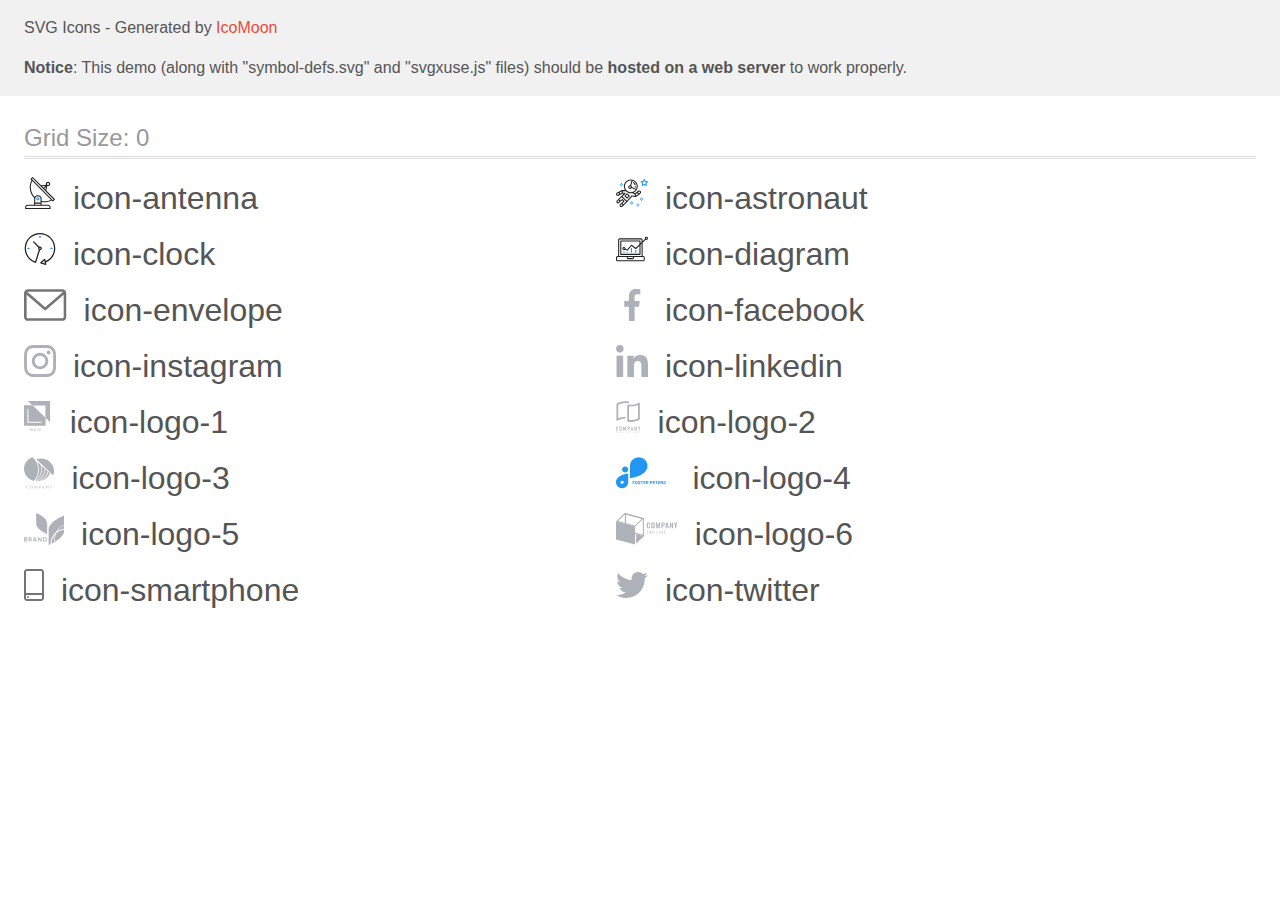
<file: svg/demo-external-svg.html>
<!doctype html>
<html>
<head>
    <title>IcoMoon - SVG Icons</title>
    <meta charset="utf-8">
    <meta name="viewport" content="width=device-width, initial-scale=1">
    <link rel="stylesheet" href="demo-files/demo.css">
    <link rel="stylesheet" href="style.css">
</head>
<body>
<header class="bgc1 clearfix">
<div class="mhl">
    <p>SVG Icons - Generated by <a href="https://icomoon.io/app">IcoMoon</a></p><p><strong>Notice</strong>: This demo (along with "symbol-defs.svg" and "svgxuse.js" files) should be <b>hosted on a web server</b> to work properly.</p>
</div>
</header>
    <div class="clearfix mhl ptl">
        <h1 class="mvm mtn fgc1">Grid Size: 0</h1>
        <div class="glyph fs1">
            <div class="clearfix pbs">
                <svg class="icon icon-antenna"><use xlink:href="symbol-defs.svg#icon-antenna"></use></svg><span class="name"> icon-antenna</span>
            </div>
        </div>
        <div class="glyph fs1">
            <div class="clearfix pbs">
                <svg class="icon icon-astronaut"><use xlink:href="symbol-defs.svg#icon-astronaut"></use></svg><span class="name"> icon-astronaut</span>
            </div>
        </div>
        <div class="glyph fs1">
            <div class="clearfix pbs">
                <svg class="icon icon-clock"><use xlink:href="symbol-defs.svg#icon-clock"></use></svg><span class="name"> icon-clock</span>
            </div>
        </div>
        <div class="glyph fs1">
            <div class="clearfix pbs">
                <svg class="icon icon-diagram"><use xlink:href="symbol-defs.svg#icon-diagram"></use></svg><span class="name"> icon-diagram</span>
            </div>
        </div>
        <div class="glyph fs1">
            <div class="clearfix pbs">
                <svg class="icon icon-envelope"><use xlink:href="symbol-defs.svg#icon-envelope"></use></svg><span class="name"> icon-envelope</span>
            </div>
        </div>
        <div class="glyph fs1">
            <div class="clearfix pbs">
                <svg class="icon icon-facebook"><use xlink:href="symbol-defs.svg#icon-facebook"></use></svg><span class="name"> icon-facebook</span>
            </div>
        </div>
        <div class="glyph fs1">
            <div class="clearfix pbs">
                <svg class="icon icon-instagram"><use xlink:href="symbol-defs.svg#icon-instagram"></use></svg><span class="name"> icon-instagram</span>
            </div>
        </div>
        <div class="glyph fs1">
            <div class="clearfix pbs">
                <svg class="icon icon-linkedin"><use xlink:href="symbol-defs.svg#icon-linkedin"></use></svg><span class="name"> icon-linkedin</span>
            </div>
        </div>
        <div class="glyph fs1">
            <div class="clearfix pbs">
                <svg class="icon icon-logo-1"><use xlink:href="symbol-defs.svg#icon-logo-1"></use></svg><span class="name"> icon-logo-1</span>
            </div>
        </div>
        <div class="glyph fs1">
            <div class="clearfix pbs">
                <svg class="icon icon-logo-2"><use xlink:href="symbol-defs.svg#icon-logo-2"></use></svg><span class="name"> icon-logo-2</span>
            </div>
        </div>
        <div class="glyph fs1">
            <div class="clearfix pbs">
                <svg class="icon icon-logo-3"><use xlink:href="symbol-defs.svg#icon-logo-3"></use></svg><span class="name"> icon-logo-3</span>
            </div>
        </div>
        <div class="glyph fs1">
            <div class="clearfix pbs">
                <svg class="icon icon-logo-4"><use xlink:href="symbol-defs.svg#icon-logo-4"></use></svg><span class="name"> icon-logo-4</span>
            </div>
        </div>
        <div class="glyph fs1">
            <div class="clearfix pbs">
                <svg class="icon icon-logo-5"><use xlink:href="symbol-defs.svg#icon-logo-5"></use></svg><span class="name"> icon-logo-5</span>
            </div>
        </div>
        <div class="glyph fs1">
            <div class="clearfix pbs">
                <svg class="icon icon-logo-6"><use xlink:href="symbol-defs.svg#icon-logo-6"></use></svg><span class="name"> icon-logo-6</span>
            </div>
        </div>
        <div class="glyph fs1">
            <div class="clearfix pbs">
                <svg class="icon icon-smartphone"><use xlink:href="symbol-defs.svg#icon-smartphone"></use></svg><span class="name"> icon-smartphone</span>
            </div>
        </div>
        <div class="glyph fs1">
            <div class="clearfix pbs">
                <svg class="icon icon-twitter"><use xlink:href="symbol-defs.svg#icon-twitter"></use></svg><span class="name"> icon-twitter</span>
            </div>
        </div>
  </div>
<script defer src="svgxuse.js"></script>
</body>
</html>
</file>
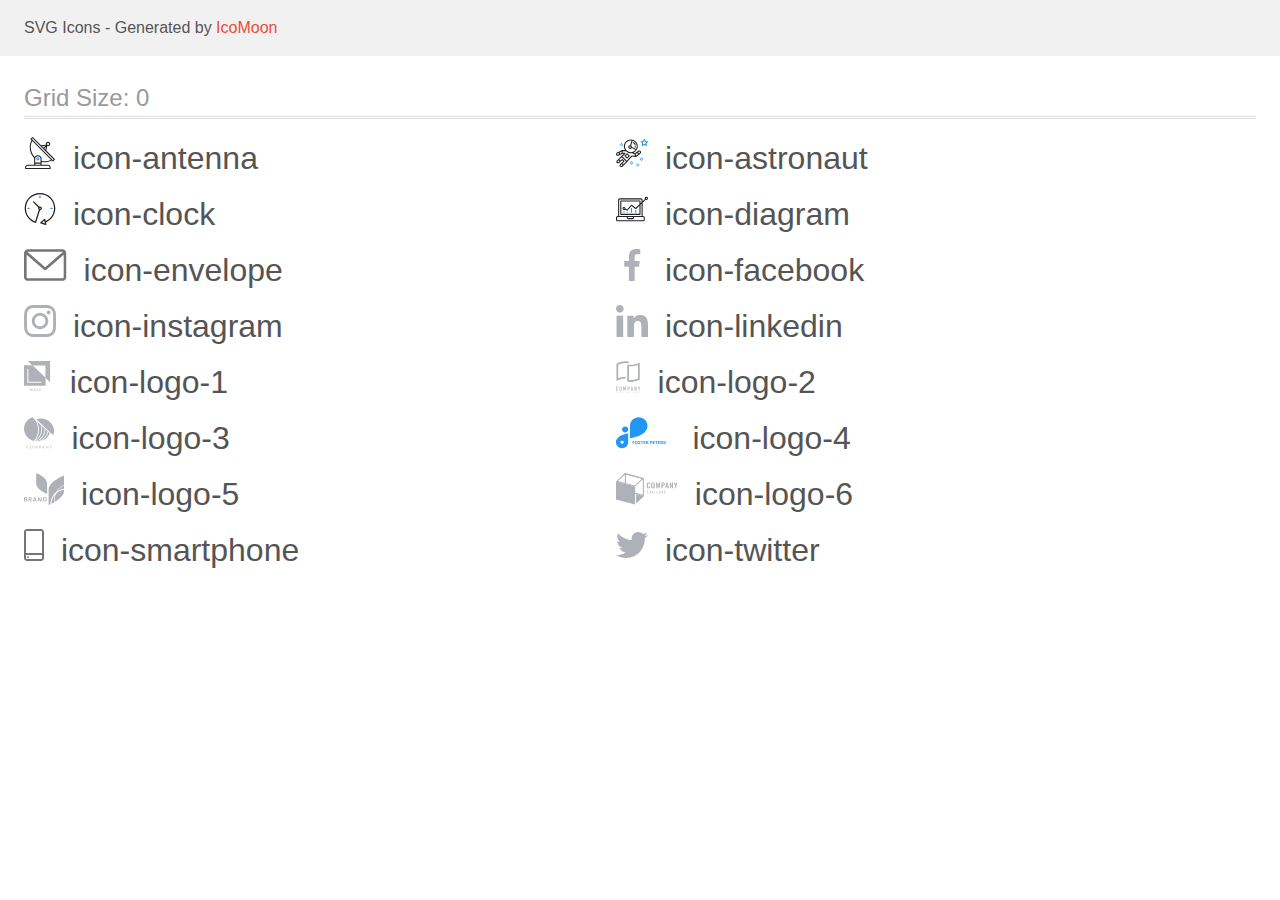
<file: svg/demo.html>
<!doctype html>
<html>
<head>
    <title>IcoMoon - SVG Icons</title>
    <meta charset="utf-8">
    <meta name="viewport" content="width=device-width, initial-scale=1">
    <link rel="stylesheet" href="demo-files/demo.css">
    <link rel="stylesheet" href="style.css">
</head>
<body>
<svg aria-hidden="true" style="position: absolute; width: 0; height: 0; overflow: hidden;" version="1.1" xmlns="http://www.w3.org/2000/svg" xmlns:xlink="http://www.w3.org/1999/xlink">
<defs>
<symbol id="icon-antenna" viewBox="0 0 32 32">
<path fill="#212121" style="fill: var(--color1, #212121)" d="M30.773 22.098l-8.443-8.505 0.937-4.615c0.242 0.094 0.499 0.144 0.758 0.146h0.006c1.192 0.014 2.17-0.941 2.184-2.133s-0.941-2.17-2.133-2.184c-1.192-0.014-2.17 0.941-2.184 2.133-0.003 0.255 0.039 0.509 0.125 0.749l-4.96 0.605-8.091-8.133c-0.099-0.101-0.235-0.159-0.377-0.16-0.14 0.001-0.274 0.056-0.373 0.155l-1.513 1.504c-0.208 0.208-0.208 0.546 0 0.754l0.814 0.826c-3.153 5.798-2.129 12.978 2.519 17.663 0.043 0.041 0.092 0.074 0.146 0.098-0.034 0.18-0.051 0.364-0.052 0.547v6.187h-6.4c-1.472 0.002-2.665 1.195-2.667 2.667v1.067c0 0.295 0.239 0.533 0.533 0.533h24.533c0.295 0 0.533-0.239 0.533-0.533v-1.067c-0.002-1.472-1.195-2.665-2.667-2.667h-6.4v-2.742c1.003 0.21 2.024 0.317 3.049 0.32 2.458-0.003 4.877-0.615 7.040-1.783l0.818 0.823c0.099 0.101 0.235 0.159 0.377 0.16 0.14-0.001 0.274-0.056 0.373-0.155l1.512-1.504c0.208-0.208 0.208-0.546 0-0.754zM23.28 6.233c0.418-0.415 1.093-0.414 1.508 0.004s0.414 1.093-0.004 1.508c-0.2 0.199-0.47 0.31-0.752 0.31h-0.003c-0.589-0.003-1.064-0.483-1.061-1.072 0.001-0.282 0.114-0.552 0.314-0.751h-0.002zM22.024 9.738l-0.598 2.946-1.175-1.182 1.774-1.763zM21.418 8.836l-1.92 1.909-1.485-1.493 3.405-0.415zM24.004 28.8c0.884 0 1.6 0.716 1.6 1.6v0.533h-23.467v-0.533c0-0.884 0.716-1.6 1.6-1.6h20.267zM16.537 26.667v1.067h-5.333v-1.067h5.333zM11.204 25.6v-4.053c0-1.294 1.196-2.347 2.667-2.347s2.667 1.053 2.667 2.347v4.053h-5.333zM17.604 23.904v-2.357c0-1.882-1.675-3.413-3.733-3.413-1.331-0.020-2.576 0.657-3.281 1.786-4.058-4.274-4.971-10.645-2.279-15.887l18.602 18.708c-2.872 1.461-6.165 1.873-9.309 1.163zM28.893 23.22l-21.057-21.181 0.755-0.752 7.935 7.98c0.004 0 0.006 0.007 0.010 0.010l13.115 13.191-0.757 0.752z"></path>
<path fill="#2196f3" style="fill: var(--color2, #2196f3)" d="M13.876 20.267h-0.005c-0.884-0.001-1.601 0.714-1.602 1.598s0.714 1.601 1.598 1.602h0.005c0.884 0.001 1.601-0.714 1.602-1.598s-0.714-1.601-1.598-1.602zM14.249 22.245c-0.1 0.1-0.236 0.156-0.378 0.155-0.295-0.002-0.532-0.242-0.53-0.536 0.001-0.141 0.057-0.276 0.157-0.375s0.233-0.154 0.373-0.155c0.295 0.002 0.532 0.241 0.531 0.536-0.001 0.141-0.057 0.276-0.157 0.375h0.005z"></path>
</symbol>
<symbol id="icon-astronaut" viewBox="0 0 32 32">
<path fill="#2196f3" style="fill: var(--color2, #2196f3)" d="M31.974 4.524c-0.063-0.193-0.229-0.333-0.43-0.363l-1.91-0.278-0.855-1.731c-0.179-0.365-0.777-0.365-0.956 0l-0.855 1.731-1.91 0.278c-0.201 0.029-0.367 0.17-0.431 0.363-0.062 0.193-0.011 0.405 0.135 0.547l1.383 1.348-0.326 1.903c-0.034 0.2 0.048 0.402 0.212 0.522 0.166 0.121 0.382 0.135 0.562 0.040l1.709-0.899 1.709 0.899c0.078 0.041 0.164 0.061 0.249 0.061 0.11 0 0.221-0.034 0.314-0.102 0.164-0.119 0.246-0.322 0.212-0.522l-0.326-1.903 1.383-1.348c0.145-0.142 0.197-0.354 0.135-0.547zM29.511 5.851c-0.125 0.122-0.183 0.299-0.153 0.472l0.191 1.114-1-0.526c-0.078-0.041-0.163-0.061-0.249-0.061s-0.17 0.020-0.249 0.061l-1.001 0.526 0.191-1.114c0.030-0.173-0.028-0.349-0.153-0.472l-0.81-0.789 1.119-0.163c0.174-0.025 0.324-0.134 0.402-0.292l0.5-1.013 0.5 1.013c0.078 0.157 0.228 0.267 0.402 0.292l1.119 0.163-0.809 0.789z"></path>
<path fill="#2196f3" style="fill: var(--color2, #2196f3)" d="M26.134 20.522h-1.067v1.067h1.067v-1.067z"></path>
<path fill="#2196f3" style="fill: var(--color2, #2196f3)" d="M26.134 22.656h-1.067v1.067h1.067v-1.067z"></path>
<path fill="#2196f3" style="fill: var(--color2, #2196f3)" d="M27.2 21.589h-1.067v1.067h1.067v-1.067z"></path>
<path fill="#2196f3" style="fill: var(--color2, #2196f3)" d="M25.067 21.589h-1.067v1.067h1.067v-1.067z"></path>
<path fill="#2196f3" style="fill: var(--color2, #2196f3)" d="M22.4 26.389h-1.067v1.067h1.067v-1.067z"></path>
<path fill="#2196f3" style="fill: var(--color2, #2196f3)" d="M22.4 28.522h-1.067v1.067h1.067v-1.067z"></path>
<path fill="#2196f3" style="fill: var(--color2, #2196f3)" d="M23.467 27.456h-1.067v1.067h1.067v-1.067z"></path>
<path fill="#2196f3" style="fill: var(--color2, #2196f3)" d="M21.333 27.456h-1.067v1.067h1.067v-1.067z"></path>
<path fill="#2196f3" style="fill: var(--color2, #2196f3)" d="M16 24.256h-1.067v1.067h1.067v-1.067z"></path>
<path fill="#2196f3" style="fill: var(--color2, #2196f3)" d="M16 26.389h-1.067v1.067h1.067v-1.067z"></path>
<path fill="#2196f3" style="fill: var(--color2, #2196f3)" d="M17.067 25.322h-1.067v1.067h1.067v-1.067z"></path>
<path fill="#2196f3" style="fill: var(--color2, #2196f3)" d="M14.933 25.322h-1.067v1.067h1.067v-1.067z"></path>
<path fill="#2196f3" style="fill: var(--color2, #2196f3)" d="M5.867 6.122h-1.067v1.067h1.067v-1.067z"></path>
<path fill="#2196f3" style="fill: var(--color2, #2196f3)" d="M5.867 8.255h-1.067v1.067h1.067v-1.067z"></path>
<path fill="#2196f3" style="fill: var(--color2, #2196f3)" d="M6.933 7.189h-1.067v1.067h1.067v-1.067z"></path>
<path fill="#2196f3" style="fill: var(--color2, #2196f3)" d="M4.8 7.189h-1.067v1.067h1.067v-1.067z"></path>
<path fill="#212121" style="fill: var(--color1, #212121)" d="M24.715 14.159c-0.287-0.388-0.709-0.637-1.188-0.705-0.481-0.068-0.956 0.058-1.34 0.352l-1.252 0.96-1.898 1.417-1.358-0.541c2.421-1.086 4.114-3.508 4.114-6.32 0-3.823-3.123-6.933-6.961-6.933s-6.961 3.11-6.961 6.933c0 1.386 0.414 2.674 1.12 3.758l-2.764-0.024c-0.002 0-0.003 0-0.005 0-0.009 0-0.015 0.004-0.023 0.005-0.053 0.002-0.105 0.013-0.155 0.031-0.013 0.005-0.026 0.008-0.038 0.013-0.006 0.003-0.013 0.003-0.019 0.006l-3.233 1.596c-0.001 0-0.001 0-0.001 0.001l-1.893 0.911c-0.021 0.009-0.042 0.021-0.063 0.035-0.755 0.502-1.012 1.489-0.598 2.295 0.22 0.429 0.595 0.745 1.056 0.889 0.178 0.055 0.359 0.083 0.539 0.083 0.29 0 0.577-0.071 0.839-0.211l1.388-0.738 2.264-1.169 1.357-0.008-5.442 5.416c-0.001 0.001-0.001 0.001-0.002 0.001l-1.339 1.333c-0.316 0.315-0.49 0.732-0.49 1.178s0.174 0.863 0.49 1.179c0.325 0.323 0.752 0.485 1.179 0.485s0.854-0.162 1.18-0.485l1.314-1.309 1.741-1.3 0.901 0.897-1.762 1.754c-0 0.001-0.001 0.001-0.002 0.001l-1.339 1.333c-0.316 0.315-0.49 0.732-0.49 1.178s0.174 0.863 0.49 1.179c0.325 0.323 0.753 0.485 1.18 0.485s0.855-0.162 1.18-0.485l3.482-3.467c0.001-0.001 0.001-0.001 0.001-0.002l1.010-1-0.004-0.004c0.006-0.006 0.015-0.009 0.022-0.015l5.166-5.658 3.471 0.494c0.025 0.004 0.050 0.005 0.075 0.005 0.065 0 0.127-0.015 0.187-0.038 0.018-0.006 0.033-0.015 0.050-0.023 0.019-0.010 0.039-0.015 0.058-0.027l3.213-2.133c0.012-0.008 0.018-0.021 0.029-0.029 0.013-0.010 0.029-0.014 0.041-0.026l1.271-1.191c0.662-0.62 0.753-1.635 0.212-2.362zM2.13 17.77c-0.173 0.093-0.37 0.111-0.558 0.052-0.187-0.058-0.338-0.186-0.427-0.358-0.161-0.314-0.068-0.695 0.214-0.902l1.314-0.632 0.449 1.313-0.992 0.527zM5.628 15.942l-1.548 0.8-0.439-1.283 2.027-1.001-0.040 1.484zM20.727 9.322c0 0.918-0.219 1.785-0.599 2.559l-4.181-1.899c-0.044-0.573-0.341-1.075-0.788-1.388l1.464-4.86c2.378 0.756 4.105 2.974 4.105 5.588zM8.938 9.322c0-3.235 2.644-5.867 5.894-5.867 0.253 0 0.5 0.021 0.745 0.052l-1.432 4.754c-0.019-0.001-0.037-0.006-0.057-0.006-1.033 0-1.873 0.837-1.873 1.867s0.84 1.867 1.873 1.867c0.694 0 1.294-0.383 1.618-0.945l3.862 1.755c-1.075 1.446-2.795 2.39-4.737 2.39-3.25 0-5.894-2.632-5.894-5.867zM14.894 10.122c0 0.441-0.362 0.8-0.806 0.8s-0.806-0.359-0.806-0.8c0-0.441 0.362-0.8 0.806-0.8s0.806 0.359 0.806 0.8zM2.465 25.146c-0.236 0.234-0.619 0.234-0.854 0.001-0.114-0.114-0.176-0.263-0.176-0.423s0.062-0.309 0.176-0.421l0.962-0.959 0.851 0.848-0.959 0.955zM5.679 28.88c-0.236 0.234-0.619 0.235-0.855 0.001-0.114-0.114-0.176-0.263-0.176-0.423s0.062-0.309 0.176-0.421l0.963-0.959 0.852 0.848-0.96 0.955zM9.16 25.411c-0.001 0-0.001 0-0.002 0.001l-1.765 1.76-0.852-0.848 1.763-1.755c0 0 0 0 0-0s0.001-0.001 0.002-0.001c0.040-0.040 0.065-0.088 0.090-0.135 0.007-0.014 0.020-0.026 0.026-0.040 0.017-0.041 0.019-0.085 0.026-0.129 0.003-0.025 0.014-0.047 0.014-0.073 0-0.036-0.013-0.070-0.020-0.106-0.006-0.032-0.006-0.065-0.019-0.095-0.020-0.050-0.055-0.094-0.091-0.138-0.010-0.012-0.014-0.027-0.025-0.038 0 0 0 0-0.001 0s-0.001-0.002-0.001-0.002l-1.607-1.6c-0.017-0.017-0.039-0.024-0.058-0.038-0.028-0.022-0.055-0.042-0.087-0.058-0.030-0.015-0.061-0.024-0.093-0.033-0.034-0.010-0.067-0.017-0.103-0.020-0.033-0.002-0.063 0.001-0.095 0.005-0.036 0.004-0.069 0.009-0.104 0.020-0.034 0.011-0.063 0.027-0.094 0.045-0.020 0.011-0.042 0.015-0.061 0.029l-1.773 1.324-0.901-0.897 2.399-2.386 4.361 4.289-0.928 0.919zM15.979 18.394c-0.015-0.002-0.030 0.004-0.045 0.003-0.039-0.002-0.076 0.001-0.115 0.007-0.030 0.005-0.059 0.011-0.088 0.021-0.034 0.012-0.065 0.028-0.097 0.047-0.030 0.018-0.057 0.037-0.083 0.061-0.013 0.011-0.028 0.017-0.040 0.029l-4.698 5.146-4.328-4.257 2.833-2.818c0.209-0.208 0.21-0.546 0.002-0.755-0.105-0.105-0.243-0.157-0.381-0.156v-0.001l-2.219 0.013 0.028-1.607 3.104 0.027c1.265 1.294 3.029 2.101 4.981 2.101 0.437 0 0.864-0.045 1.279-0.123 0.040 0.032 0.079 0.065 0.13 0.085l2.41 0.96 0.152 0.758 0.178 0.885-3.003-0.427zM20.020 18.572l-0.313-1.558 1.446-1.080 0.947 1.257-2.080 1.381zM23.774 15.741l-0.838 0.785-0.931-1.236 0.831-0.637c0.155-0.119 0.351-0.168 0.543-0.143 0.193 0.027 0.364 0.128 0.48 0.284 0.217 0.292 0.18 0.699-0.085 0.947z"></path>
<path fill="#212121" style="fill: var(--color1, #212121)" d="M13.602 18.544l-2.143-2.133c-0.207-0.207-0.545-0.207-0.753 0l-2.142 2.133c-0.1 0.101-0.157 0.236-0.157 0.378s0.056 0.278 0.157 0.378l2.142 2.133c0.104 0.103 0.241 0.155 0.377 0.155s0.273-0.052 0.376-0.155l2.143-2.133c0.1-0.1 0.157-0.236 0.157-0.378s-0.057-0.278-0.157-0.378zM11.083 20.303l-1.387-1.381 1.387-1.381 1.387 1.381-1.387 1.381z"></path>
<path fill="#212121" style="fill: var(--color1, #212121)" d="M17.164 5.071l-0.258 1.036c0.071 0.018 1.738 0.452 1.738 2.149h1.067c-0-2.017-1.666-2.965-2.547-3.185z"></path>
<path fill="#212121" style="fill: var(--color1, #212121)" d="M19.711 9.322h-1.067v1.067h1.067v-1.067z"></path>
</symbol>
<symbol id="icon-clock" viewBox="0 0 32 32">
<path fill="#212121" style="fill: var(--color1, #212121)" d="M31.297 15.301c-0.002-8.452-6.855-15.303-15.308-15.301s-15.303 6.855-15.301 15.308c0.001 6.658 4.307 12.551 10.649 14.576 0.061 0.019 0.124 0.029 0.187 0.029 0.121-0 0.239-0.032 0.343-0.094 0.135-0.080 0.236-0.207 0.283-0.356l3.865-12.25c1.057-0.005 1.909-0.866 1.903-1.923s-0.866-1.909-1.923-1.903c-0.284 0.001-0.565 0.067-0.82 0.191l-5.106-5.107c-0.253-0.245-0.657-0.238-0.902 0.016-0.239 0.247-0.239 0.639 0 0.886l5.103 5.109c-0.392 0.799-0.168 1.764 0.536 2.309l-3.683 11.673c-7.278-2.681-11.004-10.754-8.323-18.032s10.754-11.004 18.032-8.323c7.278 2.681 11.004 10.754 8.324 18.032-1.31 3.556-4.001 6.431-7.462 7.973l-0.398-1.874c-0.073-0.344-0.411-0.565-0.756-0.492-0.109 0.023-0.209 0.074-0.292 0.148l-3.837 3.426c-0.263 0.234-0.287 0.637-0.052 0.9 0.076 0.085 0.174 0.149 0.283 0.184l4.899 1.563c0.335 0.108 0.694-0.077 0.802-0.412 0.034-0.106 0.040-0.219 0.017-0.328l-0.391-1.839c5.664-2.388 9.342-7.942 9.329-14.089zM15.992 14.664c0.352 0 0.638 0.286 0.638 0.638s-0.286 0.638-0.638 0.638c-0.352 0-0.638-0.285-0.638-0.638s0.285-0.638 0.638-0.638zM18.093 29.528l2.184-1.948 0.603 2.84-2.787-0.892z"></path>
<path fill="#2196f3" style="fill: var(--color2, #2196f3)" d="M15.354 3.185v1.275c0 0.352 0.285 0.638 0.638 0.638s0.638-0.285 0.638-0.638v-1.275c0-0.352-0.286-0.638-0.638-0.638s-0.638 0.286-0.638 0.638z"></path>
<path fill="#2196f3" style="fill: var(--color2, #2196f3)" d="M3.876 14.664c-0.352 0-0.638 0.286-0.638 0.638s0.285 0.638 0.638 0.638h1.275c0.352 0 0.638-0.285 0.638-0.638s-0.285-0.638-0.638-0.638h-1.275z"></path>
<path fill="#2196f3" style="fill: var(--color2, #2196f3)" d="M28.108 15.939c0.352 0 0.638-0.285 0.638-0.638s-0.285-0.638-0.638-0.638h-1.275c-0.352 0-0.638 0.286-0.638 0.638s0.286 0.638 0.638 0.638h1.275z"></path>
</symbol>
<symbol id="icon-diagram" viewBox="0 0 32 32">
<path fill="#2196f3" style="fill: var(--color2, #2196f3)" d="M14.926 14.965h1.066v4.798h-1.066v-4.797z"></path>
<path fill="#2196f3" style="fill: var(--color2, #2196f3)" d="M19.19 17.097h1.066v2.665h-1.066v-2.665z"></path>
<path fill="#2196f3" style="fill: var(--color2, #2196f3)" d="M10.661 18.696h1.066v1.066h-1.066v-1.066z"></path>
<path fill="#2196f3" style="fill: var(--color2, #2196f3)" d="M7.463 18.163h1.066v1.599h-1.066v-1.599z"></path>
<path fill="#212121" style="fill: var(--color1, #212121)" d="M1.599 28.291h25.587c0.883 0 1.599-0.716 1.599-1.599v-2.132c0-0.883-0.716-1.599-1.599-1.599h-0.533v-13.293l3.028-2.868c0.703 0.346 1.553 0.136 2.013-0.499s0.396-1.508-0.152-2.068-1.42-0.644-2.065-0.198c-0.644 0.446-0.873 1.292-0.542 2.002l-2.281 2.163v-1.23c0-0.883-0.716-1.599-1.599-1.599h-21.322c-0.883 0-1.599 0.716-1.599 1.599v15.992h-0.533c-0.883 0-1.599 0.716-1.599 1.599v2.132c0 0.883 0.716 1.599 1.599 1.599zM30.384 4.837c0.294 0 0.533 0.239 0.533 0.533s-0.239 0.533-0.533 0.533c-0.294 0-0.533-0.239-0.533-0.533s0.239-0.533 0.533-0.533zM3.198 6.969c0-0.294 0.239-0.533 0.533-0.533h21.322c0.294 0 0.533 0.239 0.533 0.533v2.239l-1.066 1.013v-2.186c0-0.294-0.239-0.533-0.533-0.533h-19.19c-0.294 0-0.533 0.239-0.533 0.533v13.326c0 0.294 0.239 0.533 0.533 0.533h19.19c0.294 0 0.533-0.239 0.533-0.533v-9.674l1.066-1.010v12.284h-22.388v-15.992zM7.996 13.899c-0.721-0.002-1.354 0.478-1.546 1.174s0.105 1.433 0.725 1.801c0.62 0.368 1.41 0.276 1.928-0.226l1.853 0.93c0.215 0.108 0.476 0.057 0.636-0.123l3.939-4.431 3.872 2.901c0.208 0.156 0.498 0.139 0.686-0.039l3.365-3.188v8.131h-18.124v-12.26h18.124v2.66l-3.771 3.572-3.904-2.927c-0.222-0.166-0.534-0.135-0.718 0.072l-3.993 4.493-1.493-0.746c0.011-0.064 0.018-0.129 0.020-0.193 0-0.883-0.716-1.599-1.599-1.599zM8.529 15.498c0 0.294-0.239 0.533-0.533 0.533s-0.533-0.239-0.533-0.533c0-0.294 0.239-0.533 0.533-0.533s0.533 0.239 0.533 0.533zM11.727 24.026h5.331v0.533c0 0.294-0.239 0.533-0.533 0.533h-4.264c-0.294 0-0.533-0.239-0.533-0.533v-0.533zM1.066 24.56c0-0.294 0.239-0.533 0.533-0.533h9.062v0.533c0 0.883 0.716 1.599 1.599 1.599h4.264c0.883 0 1.599-0.716 1.599-1.599v-0.533h9.062c0.294 0 0.533 0.239 0.533 0.533v2.132c0 0.294-0.239 0.533-0.533 0.533h-25.587c-0.294 0-0.533-0.239-0.533-0.533v-2.132z"></path>
</symbol>
<symbol id="icon-envelope" viewBox="0 0 43 32">
<path fill="#757575" style="fill: var(--color3, #757575)" d="M38.667 0h-34.667c-2.206 0-4 1.794-4 4v24c0 2.206 1.794 4 4 4h34.667c2.206 0 4-1.794 4-4v-24c0-2.206-1.794-4-4-4zM38.667 2.667c0.181 0 0.353 0.038 0.511 0.103l-17.844 15.466-17.844-15.466c0.158-0.066 0.33-0.103 0.511-0.103h34.667zM38.667 29.333h-34.667c-0.736 0-1.333-0.598-1.333-1.333v-22.413l17.793 15.421c0.251 0.217 0.563 0.326 0.874 0.326s0.622-0.108 0.874-0.326l17.793-15.421v22.413c0 0.736-0.598 1.333-1.333 1.333z"></path>
</symbol>
<symbol id="icon-facebook" viewBox="0 0 32 32">
<path fill="#afb1b8" style="fill: var(--color4, #afb1b8)" d="M21.329 5.313h2.921v-5.088c-0.504-0.069-2.237-0.225-4.256-0.225-4.212 0-7.097 2.649-7.097 7.519v4.481h-4.648v5.688h4.648v14.312h5.699v-14.311h4.46l0.708-5.688h-5.169v-3.919c0.001-1.644 0.444-2.769 2.735-2.769z"></path>
</symbol>
<symbol id="icon-instagram" viewBox="0 0 32 32">
<path fill="#afb1b8" style="fill: var(--color4, #afb1b8)" d="M31.969 9.408c-0.075-1.7-0.35-2.869-0.744-3.882-0.406-1.075-1.031-2.038-1.85-2.838-0.8-0.813-1.769-1.444-2.832-1.844-1.019-0.394-2.182-0.669-3.882-0.744-1.713-0.081-2.257-0.1-6.601-0.1s-4.888 0.019-6.595 0.094c-1.7 0.075-2.869 0.35-3.882 0.744-1.075 0.406-2.038 1.031-2.838 1.85-0.813 0.8-1.444 1.769-1.844 2.832-0.394 1.019-0.669 2.182-0.744 3.882-0.081 1.713-0.1 2.257-0.1 6.601s0.019 4.888 0.094 6.595c0.075 1.7 0.35 2.869 0.744 3.882 0.406 1.075 1.038 2.038 1.85 2.838 0.8 0.813 1.769 1.444 2.832 1.844 1.019 0.394 2.182 0.669 3.882 0.744 1.706 0.075 2.25 0.094 6.595 0.094s4.888-0.019 6.595-0.094c1.7-0.075 2.869-0.35 3.882-0.744 2.151-0.832 3.851-2.532 4.682-4.682 0.394-1.019 0.669-2.182 0.744-3.882 0.075-1.707 0.094-2.251 0.094-6.595s-0.006-4.888-0.081-6.595zM29.087 22.473c-0.069 1.563-0.331 2.407-0.55 2.969-0.538 1.394-1.644 2.5-3.038 3.038-0.563 0.219-1.413 0.481-2.969 0.55-1.688 0.075-2.194 0.094-6.464 0.094s-4.782-0.019-6.464-0.094c-1.563-0.069-2.407-0.331-2.969-0.55-0.694-0.256-1.325-0.663-1.838-1.194-0.531-0.519-0.938-1.144-1.194-1.838-0.219-0.563-0.481-1.413-0.55-2.969-0.075-1.688-0.094-2.194-0.094-6.464s0.019-4.782 0.094-6.464c0.069-1.563 0.331-2.407 0.55-2.969 0.256-0.694 0.663-1.325 1.2-1.838 0.519-0.531 1.144-0.938 1.838-1.194 0.563-0.219 1.413-0.481 2.969-0.55 1.688-0.075 2.194-0.094 6.464-0.094 4.276 0 4.782 0.019 6.464 0.094 1.563 0.069 2.407 0.331 2.969 0.55 0.694 0.256 1.325 0.662 1.838 1.194 0.531 0.519 0.938 1.144 1.194 1.838 0.219 0.563 0.481 1.413 0.55 2.969 0.075 1.688 0.094 2.194 0.094 6.464s-0.019 4.77-0.094 6.458z"></path>
<path fill="#afb1b8" style="fill: var(--color4, #afb1b8)" d="M16.059 7.783c-4.538 0-8.22 3.682-8.22 8.22s3.682 8.22 8.22 8.22c4.539 0 8.22-3.682 8.22-8.22s-3.682-8.22-8.22-8.22zM16.059 21.335c-2.944 0-5.332-2.388-5.332-5.332s2.388-5.332 5.332-5.332c2.944 0 5.332 2.388 5.332 5.332s-2.388 5.332-5.332 5.332z"></path>
<path fill="#afb1b8" style="fill: var(--color4, #afb1b8)" d="M26.524 7.458c0 1.060-0.859 1.919-1.919 1.919s-1.919-0.859-1.919-1.919c0-1.060 0.859-1.919 1.919-1.919s1.919 0.859 1.919 1.919z"></path>
</symbol>
<symbol id="icon-linkedin" viewBox="0 0 32 32">
<path fill="#afb1b8" style="fill: var(--color4, #afb1b8)" d="M31.992 32v-0.001h0.008v-11.736c0-5.741-1.236-10.164-7.948-10.164-3.227 0-5.392 1.771-6.276 3.449h-0.093v-2.913h-6.364v21.364h6.627v-10.579c0-2.785 0.528-5.479 3.977-5.479 3.399 0 3.449 3.179 3.449 5.657v10.401h6.62z"></path>
<path fill="#afb1b8" style="fill: var(--color4, #afb1b8)" d="M0.528 10.636h6.635v21.364h-6.635v-21.364z"></path>
<path fill="#afb1b8" style="fill: var(--color4, #afb1b8)" d="M3.843 0c-2.121 0-3.843 1.721-3.843 3.843s1.721 3.879 3.843 3.879c2.121 0 3.843-1.757 3.843-3.879-0.001-2.121-1.723-3.843-3.843-3.843v0z"></path>
</symbol>
<symbol id="icon-logo-1" viewBox="0 0 29 32">
<path fill="#afb1b8" style="fill: var(--color4, #afb1b8)" d="M3.84 0l4.677 4.428h13.046v12.351l4.677 4.428v-21.206h-22.4z"></path>
<path fill="#afb1b8" style="fill: var(--color4, #afb1b8)" d="M0 4.241v20.6h21.76v-8.188l-13.105-12.406-8.655-0.005zM17.615 21.828h-14.172v-13.854h1.002v12.916h13.17v0.938z"></path>
<path fill="#afb1b8" style="fill: var(--color4, #afb1b8)" d="M6.266 28.662l0.523-1.078h0.438l-0.763 1.438v0.837h-0.397v-0.837l-0.764-1.438h0.439l0.523 1.078zM8.513 29.329h-0.881l-0.184 0.53h-0.411l0.859-2.275h0.355l0.861 2.275h-0.412l-0.186-0.53zM7.743 29.010h0.659l-0.33-0.944-0.33 0.944zM10.071 29.244c0-0.105 0.029-0.202 0.086-0.289 0.057-0.089 0.17-0.193 0.339-0.314-0.088-0.111-0.151-0.206-0.186-0.284s-0.052-0.154-0.052-0.227c0-0.178 0.054-0.319 0.162-0.422s0.254-0.156 0.438-0.156c0.166 0 0.301 0.049 0.406 0.147 0.106 0.097 0.159 0.217 0.159 0.361 0 0.095-0.024 0.182-0.072 0.262-0.048 0.079-0.127 0.158-0.236 0.238l-0.155 0.113 0.439 0.519c0.064-0.125 0.095-0.264 0.095-0.417h0.33c0 0.28-0.066 0.51-0.197 0.689l0.334 0.395h-0.441l-0.128-0.152c-0.162 0.122-0.356 0.183-0.581 0.183s-0.405-0.059-0.541-0.178c-0.134-0.12-0.202-0.276-0.202-0.467zM10.824 29.587c0.128 0 0.248-0.043 0.359-0.128l-0.497-0.586-0.048 0.034c-0.125 0.095-0.188 0.203-0.188 0.325 0 0.105 0.034 0.191 0.102 0.256s0.158 0.098 0.272 0.098zM10.615 28.121c0 0.087 0.054 0.197 0.161 0.33l0.173-0.119 0.048-0.039c0.065-0.057 0.097-0.131 0.097-0.22 0-0.059-0.022-0.11-0.067-0.152-0.045-0.043-0.102-0.064-0.17-0.064-0.074 0-0.133 0.025-0.177 0.075s-0.066 0.113-0.066 0.189zM14.748 29.118c-0.023 0.243-0.113 0.432-0.269 0.569-0.156 0.135-0.364 0.203-0.623 0.203-0.181 0-0.341-0.043-0.48-0.128-0.137-0.086-0.244-0.209-0.319-0.367s-0.114-0.342-0.117-0.552v-0.212c0-0.215 0.038-0.404 0.114-0.567s0.185-0.29 0.327-0.378c0.143-0.088 0.307-0.133 0.494-0.133 0.251 0 0.453 0.068 0.606 0.205s0.242 0.329 0.267 0.578h-0.394c-0.019-0.164-0.067-0.281-0.144-0.353-0.076-0.073-0.188-0.109-0.336-0.109-0.172 0-0.304 0.063-0.397 0.189-0.092 0.125-0.139 0.309-0.141 0.552v0.202c0 0.246 0.044 0.433 0.131 0.563s0.218 0.194 0.387 0.194c0.155 0 0.272-0.035 0.35-0.105s0.128-0.186 0.148-0.348h0.394zM16.918 28.78c0 0.223-0.039 0.419-0.116 0.588-0.077 0.168-0.188 0.297-0.331 0.388-0.143 0.090-0.307 0.134-0.494 0.134-0.184 0-0.349-0.045-0.494-0.134-0.144-0.091-0.255-0.219-0.334-0.386-0.078-0.167-0.118-0.359-0.119-0.576v-0.128c0-0.222 0.039-0.418 0.117-0.588 0.079-0.17 0.19-0.299 0.333-0.389 0.144-0.091 0.308-0.136 0.494-0.136s0.349 0.045 0.492 0.134c0.144 0.088 0.255 0.217 0.333 0.384s0.118 0.361 0.119 0.583v0.127zM16.523 28.662c0-0.252-0.048-0.445-0.144-0.58-0.095-0.134-0.23-0.202-0.405-0.202-0.171 0-0.305 0.067-0.402 0.202-0.096 0.133-0.145 0.322-0.147 0.567v0.131c0 0.25 0.048 0.443 0.145 0.58s0.233 0.205 0.406 0.205c0.175 0 0.309-0.067 0.403-0.2 0.095-0.133 0.142-0.328 0.142-0.584v-0.119z"></path>
</symbol>
<symbol id="icon-logo-2" viewBox="0 0 25 32">
<path fill="#afb1b8" style="fill: var(--color4, #afb1b8)" d="M10.447 1.806h0.084c0.156 0 0.324 0.016 0.49 0.030 0.734 0.052 1.463 0.162 2.179 0.329v-1.762c-0.738-0.185-1.491-0.305-2.25-0.358-0.288-0.022-0.595-0.036-0.909-0.044h-0.263c-1.523 0.006-3.039 0.201-4.515 0.582-1.68 0.419-3.293 1.075-4.79 1.948v17.475c1.442-0.783 2.976-1.381 4.566-1.779 1.256-0.32 2.539-0.517 3.833-0.588h0.051c0.216-0.011 0.433-0.017 0.655-0.019v-1.79c-1.681 0.022-3.353 0.244-4.982 0.662-0.602 0.157-1.185 0.325-1.731 0.513l-0.623 0.211v-13.625l0.266-0.128c2.032-0.963 4.229-1.524 6.471-1.651 0.019-0.001 0.037-0.001 0.056 0 0.248-0.013 0.497-0.019 0.741-0.019h0.28c0.129 0.003 0.258 0.006 0.388 0.014z"></path>
<path fill="#afb1b8" style="fill: var(--color4, #afb1b8)" d="M14.837 3.651c-0.409 0-0.814-0.014-1.205-0.044-0.467-0.034-0.947-0.091-1.401-0.167-0.277-0.047-0.55-0.103-0.814-0.164v17.275c1.12 0.277 2.271 0.413 3.425 0.404 1.523-0.006 3.039-0.201 4.515-0.581 1.68-0.42 3.294-1.075 4.792-1.948v-17.163c-1.442 0.783-2.975 1.381-4.564 1.781-1.551 0.398-3.145 0.603-4.747 0.609zM21.745 3.95l0.623-0.21v13.63l-0.266 0.128c-1.021 0.486-2.087 0.869-3.184 1.144-1.331 0.344-2.7 0.522-4.074 0.527-0.411 0-0.819-0.017-1.214-0.052l-0.427-0.038v-14.017l0.497 0.033c0.361 0.023 0.735 0.034 1.141 0.034 1.745-0.006 3.482-0.229 5.173-0.663 0.581-0.153 1.158-0.325 1.731-0.518z"></path>
<path fill="#afb1b8" style="fill: var(--color4, #afb1b8)" d="M1.684 25.977c-0.090-0.093-0.197-0.166-0.317-0.214s-0.247-0.071-0.376-0.066c-0.137-0.002-0.273 0.024-0.4 0.075-0.117 0.046-0.222 0.116-0.311 0.205s-0.156 0.196-0.201 0.313c-0.049 0.123-0.073 0.254-0.072 0.387v2.335c-0.006 0.165 0.026 0.328 0.092 0.479 0.055 0.12 0.135 0.226 0.233 0.313 0.093 0.079 0.203 0.135 0.321 0.166 0.114 0.032 0.231 0.048 0.349 0.049 0.13 0.001 0.259-0.027 0.377-0.081 0.117-0.051 0.222-0.124 0.311-0.216 0.087-0.091 0.156-0.197 0.204-0.313 0.050-0.118 0.075-0.244 0.075-0.372v-0.261h-0.61v0.208c0.002 0.071-0.010 0.142-0.036 0.208-0.020 0.050-0.050 0.095-0.089 0.131-0.038 0.031-0.081 0.053-0.128 0.067-0.041 0.014-0.084 0.021-0.128 0.022-0.054 0.006-0.11-0.002-0.16-0.024s-0.094-0.057-0.126-0.101c-0.058-0.094-0.086-0.203-0.081-0.313v-2.177c-0.004-0.121 0.022-0.241 0.075-0.349 0.032-0.049 0.077-0.089 0.129-0.114s0.112-0.034 0.17-0.027c0.053-0.002 0.105 0.009 0.152 0.032s0.089 0.057 0.12 0.099c0.068 0.090 0.104 0.2 0.101 0.313v0.202h0.604v-0.238c0.001-0.14-0.024-0.278-0.075-0.408-0.045-0.122-0.114-0.234-0.204-0.329z"></path>
<path fill="#afb1b8" style="fill: var(--color4, #afb1b8)" d="M5.31 25.95c-0.195-0.164-0.44-0.255-0.694-0.257-0.124 0-0.248 0.023-0.364 0.066-0.119 0.042-0.228 0.107-0.322 0.191-0.101 0.091-0.182 0.202-0.237 0.327-0.061 0.143-0.092 0.297-0.089 0.452v2.239c-0.004 0.158 0.026 0.314 0.089 0.459 0.055 0.12 0.136 0.227 0.237 0.313 0.093 0.087 0.203 0.154 0.322 0.197 0.117 0.043 0.24 0.065 0.364 0.066s0.248-0.023 0.364-0.066c0.121-0.044 0.233-0.111 0.33-0.197 0.097-0.087 0.176-0.194 0.23-0.313 0.063-0.145 0.093-0.301 0.089-0.459v-2.239c0.003-0.155-0.027-0.31-0.089-0.452-0.054-0.123-0.133-0.235-0.23-0.327zM5.025 28.969c0.005 0.060-0.003 0.12-0.024 0.176s-0.054 0.107-0.097 0.148c-0.081 0.068-0.182 0.105-0.287 0.105s-0.207-0.037-0.287-0.105c-0.043-0.041-0.076-0.092-0.097-0.148s-0.029-0.116-0.024-0.176v-2.239c-0.005-0.060 0.003-0.12 0.024-0.176s0.054-0.107 0.097-0.148c0.081-0.068 0.182-0.105 0.287-0.105s0.207 0.037 0.287 0.105c0.043 0.041 0.076 0.092 0.097 0.148s0.029 0.116 0.024 0.176v2.239z"></path>
<path fill="#afb1b8" style="fill: var(--color4, #afb1b8)" d="M10.072 29.969v-4.239h-0.587l-0.771 2.244h-0.011l-0.777-2.244h-0.581v4.239h0.606v-2.579h0.011l0.593 1.823h0.302l0.598-1.823h0.011v2.579h0.606z"></path>
<path fill="#afb1b8" style="fill: var(--color4, #afb1b8)" d="M13.513 26.027c-0.093-0.105-0.211-0.184-0.342-0.232-0.142-0.046-0.29-0.068-0.439-0.066h-0.9v4.239h0.604v-1.656h0.311c0.188 0.009 0.376-0.031 0.545-0.116 0.137-0.076 0.252-0.188 0.332-0.324 0.070-0.113 0.117-0.238 0.139-0.369 0.024-0.16 0.035-0.321 0.033-0.482 0.006-0.204-0.014-0.407-0.059-0.606-0.040-0.147-0.117-0.281-0.223-0.39zM13.201 27.319c-0.003 0.077-0.022 0.152-0.056 0.221-0.035 0.065-0.089 0.117-0.156 0.149-0.089 0.040-0.187 0.058-0.285 0.053h-0.276v-1.441h0.311c0.094-0.005 0.187 0.014 0.273 0.053 0.062 0.036 0.112 0.091 0.142 0.157 0.033 0.074 0.051 0.155 0.053 0.236 0 0.089 0 0.183 0 0.282s0.006 0.2 0 0.291h-0.006z"></path>
<path fill="#afb1b8" style="fill: var(--color4, #afb1b8)" d="M16.374 25.73h-0.495l-0.934 4.239h0.604l0.177-0.911h0.824l0.177 0.911h0.604l-0.957-4.239zM15.817 28.481l0.297-1.537h0.011l0.296 1.537h-0.604z"></path>
<path fill="#afb1b8" style="fill: var(--color4, #afb1b8)" d="M20.277 28.284h-0.011l-0.912-2.554h-0.581v4.239h0.604v-2.549h0.012l0.923 2.549h0.568v-4.239h-0.604v2.554z"></path>
<path fill="#afb1b8" style="fill: var(--color4, #afb1b8)" d="M23.968 25.73l-0.486 1.685h-0.012l-0.486-1.685h-0.64l0.83 2.447v1.792h0.604v-1.792l0.83-2.447h-0.64z"></path>
<path fill="#afb1b8" style="fill: var(--color4, #afb1b8)" d="M0 31.166h0.291v0.817h0.198v-0.817h0.29v-0.167h-0.778v0.167z"></path>
<path fill="#afb1b8" style="fill: var(--color4, #afb1b8)" d="M2.447 30.998l-0.381 0.984h0.21l0.081-0.224h0.392l0.084 0.224h0.215l-0.391-0.984h-0.21zM2.416 31.593l0.134-0.365 0.134 0.365h-0.268z"></path>
<path fill="#afb1b8" style="fill: var(--color4, #afb1b8)" d="M4.866 31.62h0.227v0.127c-0.066 0.053-0.149 0.082-0.234 0.083-0.040 0.002-0.079-0.005-0.116-0.021s-0.068-0.041-0.093-0.072c-0.052-0.075-0.078-0.165-0.073-0.257 0-0.219 0.095-0.329 0.283-0.329 0.050-0.005 0.099 0.008 0.14 0.037s0.070 0.071 0.082 0.12l0.195-0.038c-0.042-0.192-0.181-0.289-0.417-0.289-0.127-0.003-0.25 0.042-0.344 0.127-0.050 0.049-0.088 0.108-0.112 0.174s-0.034 0.135-0.029 0.205c-0.006 0.135 0.039 0.267 0.126 0.369 0.048 0.050 0.107 0.088 0.171 0.113s0.134 0.035 0.203 0.031c0.154 0.004 0.304-0.052 0.417-0.157v-0.388h-0.427v0.166z"></path>
<path fill="#afb1b8" style="fill: var(--color4, #afb1b8)" d="M7.337 30.998h-0.199v0.984h0.69v-0.167h-0.49v-0.817z"></path>
<path fill="#afb1b8" style="fill: var(--color4, #afb1b8)" d="M9.426 30.998h-0.199v0.984h0.199v-0.984z"></path>
<path fill="#afb1b8" style="fill: var(--color4, #afb1b8)" d="M11.469 31.656l-0.403-0.657h-0.193v0.984h0.185v-0.643l0.395 0.643h0.198v-0.984h-0.182v0.657z"></path>
<path fill="#afb1b8" style="fill: var(--color4, #afb1b8)" d="M13.315 31.549h0.49v-0.167h-0.49v-0.216h0.528v-0.167h-0.727v0.984h0.747v-0.167h-0.548v-0.266z"></path>
<path fill="#afb1b8" style="fill: var(--color4, #afb1b8)" d="M17.792 31.387h-0.388v-0.388h-0.198v0.984h0.198v-0.43h0.388v0.43h0.198v-0.984h-0.198v0.388z"></path>
<path fill="#afb1b8" style="fill: var(--color4, #afb1b8)" d="M19.649 31.549h0.492v-0.167h-0.492v-0.216h0.529v-0.167h-0.727v0.984h0.746v-0.167h-0.548v-0.266z"></path>
<path fill="#afb1b8" style="fill: var(--color4, #afb1b8)" d="M22.168 31.549c0.171-0.027 0.258-0.117 0.258-0.274 0.005-0.042-0.001-0.084-0.018-0.123s-0.044-0.072-0.078-0.096c-0.089-0.045-0.189-0.065-0.288-0.058h-0.417v0.984h0.198v-0.412h0.039c0.042-0.003 0.084 0.005 0.123 0.022 0.029 0.018 0.053 0.043 0.070 0.072l0.215 0.313h0.237l-0.12-0.192c-0.053-0.095-0.128-0.176-0.218-0.236zM21.969 31.413h-0.146v-0.247h0.156c0.068-0.005 0.136 0.002 0.201 0.023 0.014 0.013 0.026 0.029 0.033 0.046s0.011 0.037 0.010 0.056c-0.001 0.019-0.006 0.038-0.015 0.055s-0.022 0.032-0.037 0.043c-0.065 0.020-0.133 0.028-0.201 0.023z"></path>
<path fill="#afb1b8" style="fill: var(--color4, #afb1b8)" d="M24.067 31.549h0.49v-0.167h-0.49v-0.216h0.529v-0.167h-0.729v0.984h0.747v-0.167h-0.548v-0.266z"></path>
</symbol>
<symbol id="icon-logo-3" viewBox="0 0 31 32">
<path fill="#afb1b8" style="fill: var(--color4, #afb1b8)" d="M4.722 31.103c0.011 0 0.022 0.003 0.032 0.007s0.019 0.011 0.027 0.018l0.153 0.161c-0.119 0.13-0.266 0.234-0.431 0.305-0.193 0.077-0.401 0.115-0.611 0.109-0.197 0.004-0.392-0.031-0.574-0.102-0.164-0.065-0.312-0.164-0.433-0.288-0.123-0.129-0.218-0.28-0.279-0.445-0.067-0.184-0.1-0.377-0.098-0.571-0.003-0.195 0.033-0.39 0.105-0.573 0.067-0.166 0.168-0.317 0.297-0.445 0.131-0.126 0.287-0.224 0.459-0.29 0.189-0.070 0.389-0.104 0.591-0.102 0.188-0.004 0.375 0.027 0.549 0.093 0.152 0.063 0.291 0.15 0.412 0.257l-0.128 0.171c-0.009 0.012-0.020 0.023-0.033 0.031-0.015 0.010-0.033 0.014-0.052 0.013-0.020-0.001-0.039-0.008-0.056-0.018l-0.069-0.046-0.096-0.058c-0.041-0.022-0.084-0.041-0.128-0.057-0.057-0.019-0.115-0.035-0.174-0.046-0.075-0.013-0.151-0.019-0.228-0.018-0.146-0.002-0.29 0.024-0.425 0.077-0.126 0.048-0.239 0.122-0.333 0.215-0.095 0.099-0.169 0.216-0.216 0.343-0.054 0.145-0.080 0.298-0.078 0.452-0.002 0.156 0.024 0.312 0.078 0.46 0.047 0.126 0.119 0.242 0.212 0.341 0.088 0.093 0.196 0.165 0.318 0.212 0.125 0.049 0.259 0.074 0.394 0.073 0.078 0.001 0.156-0.004 0.234-0.015 0.126-0.015 0.247-0.056 0.354-0.122 0.054-0.034 0.104-0.072 0.151-0.113 0.020-0.018 0.046-0.028 0.073-0.029z"></path>
<path fill="#afb1b8" style="fill: var(--color4, #afb1b8)" d="M9.144 30.296c0.002 0.194-0.033 0.386-0.103 0.567-0.062 0.165-0.161 0.315-0.288 0.44s-0.282 0.224-0.452 0.289c-0.375 0.136-0.789 0.136-1.164 0-0.169-0.066-0.323-0.165-0.45-0.29-0.128-0.128-0.227-0.279-0.291-0.445-0.138-0.367-0.138-0.769 0-1.136 0.065-0.166 0.164-0.317 0.291-0.447 0.128-0.121 0.281-0.216 0.45-0.279 0.374-0.139 0.79-0.139 1.164 0 0.17 0.066 0.324 0.165 0.452 0.29 0.126 0.127 0.224 0.276 0.289 0.44 0.071 0.183 0.106 0.376 0.103 0.571zM8.742 30.296c0.003-0.155-0.022-0.309-0.073-0.456-0.043-0.126-0.113-0.242-0.205-0.341-0.090-0.094-0.2-0.167-0.323-0.215-0.272-0.1-0.574-0.1-0.846 0-0.123 0.048-0.234 0.121-0.324 0.215-0.093 0.098-0.164 0.215-0.207 0.341-0.097 0.297-0.097 0.615 0 0.912 0.043 0.126 0.114 0.242 0.207 0.341 0.090 0.093 0.2 0.166 0.324 0.213 0.273 0.097 0.573 0.097 0.846 0 0.123-0.047 0.234-0.12 0.323-0.213 0.092-0.099 0.162-0.215 0.205-0.341 0.051-0.147 0.076-0.301 0.073-0.456z"></path>
<path fill="#afb1b8" style="fill: var(--color4, #afb1b8)" d="M12.161 30.774l0.040 0.102c0.015-0.036 0.029-0.069 0.044-0.102 0.015-0.034 0.031-0.068 0.050-0.1l0.978-1.694c0.019-0.029 0.036-0.047 0.056-0.053 0.026-0.008 0.053-0.011 0.080-0.009h0.289v2.755h-0.343v-2.026c0-0.026 0-0.055 0-0.086-0.002-0.032-0.002-0.063 0-0.095l-0.984 1.718c-0.012 0.026-0.033 0.047-0.058 0.063s-0.054 0.023-0.084 0.023h-0.056c-0.030 0-0.059-0.007-0.084-0.023s-0.045-0.037-0.057-0.063l-1.013-1.729c0 0.033 0 0.066 0 0.099s0 0.062 0 0.088v2.026h-0.331v-2.75h0.289c0.027-0.002 0.054 0.002 0.080 0.009 0.024 0.011 0.043 0.030 0.054 0.053l0.999 1.696c0.020 0.031 0.036 0.064 0.050 0.098z"></path>
<path fill="#afb1b8" style="fill: var(--color4, #afb1b8)" d="M15.842 30.638v1.032h-0.383v-2.752h0.854c0.161-0.003 0.322 0.017 0.477 0.060 0.124 0.033 0.239 0.092 0.337 0.171 0.085 0.075 0.151 0.167 0.191 0.27 0.045 0.112 0.067 0.232 0.065 0.352 0.002 0.121-0.022 0.24-0.071 0.352-0.046 0.106-0.117 0.2-0.207 0.275-0.098 0.083-0.214 0.145-0.339 0.182-0.149 0.045-0.305 0.067-0.461 0.064l-0.463-0.007zM15.842 30.342h0.463c0.101 0.001 0.201-0.013 0.297-0.042 0.079-0.025 0.152-0.066 0.214-0.119 0.058-0.050 0.102-0.113 0.13-0.182 0.031-0.074 0.047-0.152 0.046-0.232 0.004-0.076-0.009-0.153-0.038-0.224s-0.075-0.135-0.134-0.188c-0.146-0.109-0.33-0.162-0.515-0.148h-0.463v1.134z"></path>
<path fill="#afb1b8" style="fill: var(--color4, #afb1b8)" d="M20.987 31.673h-0.302c-0.030 0.001-0.060-0.008-0.084-0.026-0.022-0.017-0.039-0.039-0.050-0.064l-0.26-0.666h-1.307l-0.27 0.666c-0.010 0.024-0.026 0.046-0.048 0.062-0.024 0.019-0.055 0.028-0.086 0.027h-0.302l1.148-2.756h0.398l1.164 2.756zM19.092 30.65h1.080l-0.456-1.122c-0.035-0.084-0.064-0.171-0.086-0.259l-0.044 0.144c-0.013 0.044-0.029 0.084-0.042 0.117l-0.452 1.12z"></path>
<path fill="#afb1b8" style="fill: var(--color4, #afb1b8)" d="M22.641 28.931c0.023 0.012 0.043 0.029 0.057 0.049l1.675 2.077c0-0.033 0-0.066 0-0.097s0-0.062 0-0.091v-1.951h0.343v2.756h-0.191c-0.027 0.001-0.054-0.005-0.078-0.016-0.024-0.013-0.044-0.030-0.061-0.051l-1.673-2.075c0.002 0.032 0.002 0.063 0 0.095 0 0.031 0 0.058 0 0.084v1.964h-0.343v-2.756h0.203c0.024-0.001 0.047 0.004 0.069 0.013z"></path>
<path fill="#afb1b8" style="fill: var(--color4, #afb1b8)" d="M27.537 30.577v1.094h-0.383v-1.094l-1.059-1.66h0.343c0.029-0.002 0.059 0.007 0.082 0.024 0.021 0.018 0.038 0.039 0.052 0.062l0.662 1.071c0.027 0.046 0.050 0.088 0.069 0.128s0.034 0.078 0.048 0.117l0.050-0.119c0.019-0.043 0.040-0.085 0.065-0.126l0.653-1.078c0.014-0.021 0.030-0.041 0.050-0.058 0.023-0.019 0.052-0.029 0.082-0.027h0.346l-1.060 1.667z"></path>
<path fill="#afb1b8" style="fill: var(--color4, #afb1b8)" d="M11.971 24.293c0.167 0.020 0.335 0.036 0.505 0.051 2.583-1.101 4.768-2.902 6.282-5.18s2.29-4.929 2.231-7.624l-2.846-2.712c0.579 2.869 0.308 5.836-0.782 8.567s-2.956 5.12-5.389 6.898z"></path>
<path fill="#afb1b8" style="fill: var(--color4, #afb1b8)" d="M10.955 24.167l0.077 0.015c2.6-1.772 4.583-4.247 5.691-7.104s1.292-5.965 0.526-8.922l-4.054-3.862c1.64 3.175 2.3 6.728 1.903 10.246s-1.833 6.857-4.143 9.628z"></path>
<path fill="#afb1b8" style="fill: var(--color4, #afb1b8)" d="M24.704 14.725c-0.689 2.961-2.362 5.632-4.77 7.616-0.703 0.582-1.462 1.101-2.266 1.55 1.961-0.549 3.764-1.52 5.269-2.838s2.672-2.947 3.412-4.763l-1.644-1.565z"></path>
<path fill="#afb1b8" style="fill: var(--color4, #afb1b8)" d="M24.059 14.289l-2.341-2.23c-0.045 2.543-0.803 5.028-2.197 7.197s-3.372 3.943-5.729 5.137h0.011c0.525-0 1.050-0.030 1.572-0.089 2.203-0.857 4.148-2.219 5.664-3.967s2.553-3.825 3.021-6.047z"></path>
<path fill="#afb1b8" style="fill: var(--color4, #afb1b8)" d="M11.294 2.664l-2.793-2.664c-2.497 0.919-4.644 2.535-6.161 4.636s-2.332 4.589-2.34 7.139v0c0.009 2.818 1.005 5.552 2.829 7.77s4.372 3.793 7.242 4.476c2.561-2.973 4.061-6.647 4.281-10.488s-0.851-7.648-3.058-10.869z"></path>
<path fill="#afb1b8" style="fill: var(--color4, #afb1b8)" d="M30.512 13.878c-0.010-3.343-1.409-6.546-3.89-8.91s-5.843-3.696-9.352-3.706c-1.621-0.002-3.229 0.283-4.741 0.841l17.099 16.291c0.585-1.44 0.885-2.971 0.884-4.515z"></path>
</symbol>
<symbol id="icon-logo-4" viewBox="0 0 60 32">
<path fill="#2196f3" style="fill: var(--color2, #2196f3)" d="M9.229 9.548h-0.002c-1.684 0-3.048 1.33-3.048 2.971v0.002c0 1.641 1.365 2.971 3.048 2.971h0.002c1.684 0 3.048-1.33 3.048-2.971v-0.002c0-1.641-1.365-2.971-3.048-2.971z"></path>
<path fill="#2196f3" style="fill: var(--color2, #2196f3)" d="M31.73 8.599c-0.005-2.279-0.936-4.463-2.589-6.074s-3.894-2.519-6.233-2.524v0c-2.339 0.004-4.581 0.911-6.235 2.523s-2.586 3.796-2.59 6.076v12.566c0 0 17.645-1.915 17.647-12.564v-0.002z"></path>
<path fill="#2196f3" style="fill: var(--color2, #2196f3)" d="M-0 25.289c0.004 1.586 0.652 3.105 1.803 4.226s2.709 1.753 4.336 1.758c1.627-0.005 3.185-0.636 4.336-1.757s1.799-2.64 1.803-4.225v-8.744c0 0-12.278 1.334-12.278 8.742zM6.139 26.856c-0.318 0-0.629-0.092-0.893-0.264s-0.47-0.417-0.592-0.703-0.154-0.601-0.091-0.905c0.062-0.304 0.215-0.583 0.44-0.802s0.511-0.368 0.823-0.429c0.312-0.060 0.635-0.029 0.929 0.089s0.545 0.319 0.721 0.577c0.177 0.258 0.271 0.561 0.271 0.87 0.001 0.206-0.040 0.411-0.121 0.601s-0.199 0.364-0.348 0.51c-0.149 0.146-0.327 0.262-0.522 0.341s-0.405 0.12-0.617 0.12v-0.006z"></path>
<path fill="#2196f3" style="fill: var(--color2, #2196f3)" d="M18.671 25.884h-1.256v1.297h-0.654v-3.174h2.067v0.53h-1.413v0.82h1.256v0.528zM21.815 25.666c0 0.312-0.055 0.587-0.166 0.822s-0.269 0.417-0.475 0.545c-0.205 0.128-0.44 0.192-0.706 0.192-0.263 0-0.498-0.063-0.704-0.19s-0.366-0.307-0.48-0.541c-0.113-0.235-0.171-0.506-0.172-0.811v-0.157c0-0.312 0.056-0.587 0.168-0.824 0.113-0.238 0.273-0.421 0.477-0.547 0.206-0.128 0.442-0.192 0.706-0.192s0.499 0.064 0.704 0.192c0.206 0.126 0.366 0.309 0.477 0.547 0.113 0.237 0.17 0.511 0.17 0.822v0.142zM21.152 25.522c0-0.333-0.060-0.586-0.179-0.759s-0.289-0.259-0.51-0.259c-0.219 0-0.389 0.086-0.508 0.257-0.119 0.17-0.18 0.42-0.181 0.75v0.155c0 0.324 0.060 0.576 0.179 0.754s0.291 0.268 0.515 0.268c0.22 0 0.388-0.086 0.506-0.257 0.118-0.173 0.177-0.424 0.179-0.754v-0.155zM23.936 26.348c0-0.124-0.044-0.218-0.131-0.283-0.087-0.067-0.244-0.137-0.471-0.209-0.227-0.074-0.406-0.147-0.539-0.218-0.36-0.195-0.541-0.457-0.541-0.787 0-0.172 0.048-0.324 0.144-0.458 0.097-0.135 0.236-0.241 0.416-0.316 0.182-0.076 0.385-0.113 0.61-0.113 0.227 0 0.429 0.041 0.606 0.124 0.177 0.081 0.315 0.197 0.412 0.347 0.099 0.15 0.148 0.32 0.148 0.51h-0.654c0-0.145-0.046-0.258-0.137-0.338-0.092-0.081-0.22-0.122-0.386-0.122-0.16 0-0.284 0.034-0.373 0.102-0.089 0.067-0.133 0.156-0.133 0.266 0 0.103 0.052 0.19 0.155 0.259 0.105 0.070 0.258 0.135 0.46 0.196 0.372 0.112 0.643 0.251 0.813 0.416s0.255 0.372 0.255 0.619c0 0.275-0.104 0.491-0.312 0.648-0.208 0.156-0.488 0.233-0.839 0.233-0.244 0-0.467-0.044-0.667-0.133-0.201-0.090-0.354-0.213-0.46-0.368-0.105-0.156-0.157-0.336-0.157-0.541h0.656c0 0.35 0.209 0.525 0.628 0.525 0.156 0 0.277-0.031 0.364-0.094 0.087-0.064 0.131-0.153 0.131-0.266zM27.427 24.536h-0.972v2.645h-0.654v-2.645h-0.959v-0.53h2.586v0.53zM29.712 25.805h-1.256v0.85h1.474v0.525h-2.128v-3.174h2.124v0.53h-1.469v0.757h1.256v0.512zM31.489 26.019h-0.521v1.162h-0.654v-3.174h1.18c0.375 0 0.664 0.084 0.868 0.251s0.305 0.403 0.305 0.709c0 0.217-0.047 0.397-0.142 0.543-0.093 0.144-0.235 0.259-0.425 0.344l0.687 1.297v0.030h-0.702l-0.595-1.162zM30.967 25.489h0.528c0.164 0 0.291-0.041 0.382-0.124 0.090-0.084 0.135-0.2 0.135-0.347 0-0.15-0.043-0.267-0.129-0.353-0.084-0.086-0.214-0.129-0.39-0.129h-0.525v0.953zM34.931 26.063v1.118h-0.654v-3.174h1.238c0.238 0 0.448 0.044 0.628 0.131 0.182 0.087 0.321 0.212 0.419 0.373 0.097 0.16 0.146 0.342 0.146 0.547 0 0.311-0.107 0.557-0.321 0.737-0.212 0.179-0.507 0.268-0.883 0.268h-0.573zM34.931 25.533h0.584c0.173 0 0.305-0.041 0.395-0.122 0.092-0.081 0.137-0.198 0.137-0.349 0-0.156-0.046-0.281-0.137-0.377s-0.218-0.145-0.379-0.148h-0.6v0.996zM39.069 25.805h-1.256v0.85h1.474v0.525h-2.128v-3.174h2.124v0.53h-1.469v0.757h1.256v0.512zM42.104 24.536h-0.972v2.645h-0.654v-2.645h-0.959v-0.53h2.586v0.53zM44.389 25.805h-1.256v0.85h1.474v0.525h-2.128v-3.174h2.124v0.53h-1.469v0.757h1.256v0.512zM46.166 26.019h-0.521v1.162h-0.654v-3.174h1.179c0.375 0 0.664 0.084 0.868 0.251s0.305 0.403 0.305 0.709c0 0.217-0.047 0.397-0.142 0.543-0.093 0.144-0.235 0.259-0.425 0.344l0.687 1.297v0.030h-0.702l-0.595-1.162zM45.645 25.489h0.528c0.164 0 0.291-0.041 0.382-0.124 0.090-0.084 0.135-0.2 0.135-0.347 0-0.15-0.043-0.267-0.129-0.353-0.084-0.086-0.214-0.129-0.39-0.129h-0.525v0.953zM49.489 26.348c0-0.124-0.044-0.218-0.131-0.283-0.087-0.067-0.244-0.137-0.471-0.209-0.227-0.074-0.406-0.147-0.538-0.218-0.36-0.195-0.541-0.457-0.541-0.787 0-0.172 0.048-0.324 0.144-0.458 0.097-0.135 0.236-0.241 0.416-0.316 0.182-0.076 0.385-0.113 0.61-0.113 0.227 0 0.429 0.041 0.606 0.124 0.177 0.081 0.315 0.197 0.412 0.347 0.099 0.15 0.148 0.32 0.148 0.51h-0.654c0-0.145-0.046-0.258-0.137-0.338-0.092-0.081-0.22-0.122-0.386-0.122-0.16 0-0.284 0.034-0.373 0.102-0.089 0.067-0.133 0.156-0.133 0.266 0 0.103 0.052 0.19 0.155 0.259 0.105 0.070 0.258 0.135 0.46 0.196 0.372 0.112 0.643 0.251 0.813 0.416s0.255 0.372 0.255 0.619c0 0.275-0.104 0.491-0.312 0.648-0.208 0.156-0.488 0.233-0.839 0.233-0.244 0-0.467-0.044-0.667-0.133-0.201-0.090-0.354-0.213-0.46-0.368-0.105-0.156-0.157-0.336-0.157-0.541h0.656c0 0.35 0.209 0.525 0.628 0.525 0.156 0 0.277-0.031 0.364-0.094 0.087-0.064 0.131-0.153 0.131-0.266z"></path>
</symbol>
<symbol id="icon-logo-5" viewBox="0 0 40 32">
<path fill="#afb1b8" style="fill: var(--color4, #afb1b8)" d="M3.055 26.742c0.156 0.194 0.24 0.438 0.236 0.688 0.008 0.163-0.021 0.326-0.084 0.476s-0.159 0.285-0.281 0.393c-0.304 0.231-0.681 0.343-1.061 0.317h-1.865v-4.361h1.827c0.361-0.024 0.718 0.078 1.012 0.29 0.118 0.099 0.211 0.224 0.273 0.366s0.089 0.296 0.081 0.45c0.011 0.241-0.065 0.477-0.212 0.667-0.142 0.173-0.338 0.293-0.556 0.341 0.247 0.045 0.471 0.177 0.63 0.373zM0.868 26.084h0.781c0.177 0.013 0.354-0.038 0.496-0.145 0.059-0.053 0.104-0.12 0.133-0.193s0.041-0.153 0.034-0.233c0.006-0.079-0.006-0.158-0.035-0.232s-0.073-0.14-0.13-0.194c-0.147-0.11-0.329-0.162-0.511-0.147h-0.768v1.144zM2.222 27.756c0.063-0.055 0.112-0.123 0.144-0.2s0.046-0.16 0.041-0.243c0.005-0.084-0.010-0.168-0.042-0.246s-0.083-0.147-0.146-0.202c-0.153-0.114-0.341-0.17-0.53-0.158h-0.819v1.199h0.83c0.187 0.011 0.372-0.043 0.524-0.151z"></path>
<path fill="#afb1b8" style="fill: var(--color4, #afb1b8)" d="M6.79 28.617l-1.016-1.704h-0.382v1.704h-0.874v-4.361h1.655c0.417-0.029 0.83 0.104 1.152 0.371 0.231 0.237 0.371 0.549 0.393 0.879s-0.073 0.659-0.27 0.925c-0.204 0.235-0.483 0.391-0.789 0.443l1.082 1.743h-0.951zM5.392 26.318h0.715c0.497 0 0.745-0.22 0.745-0.66 0.005-0.090-0.008-0.18-0.040-0.264s-0.080-0.161-0.143-0.226c-0.157-0.131-0.359-0.195-0.562-0.177h-0.724l0.008 1.327z"></path>
<path fill="#afb1b8" style="fill: var(--color4, #afb1b8)" d="M11.568 27.739h-1.742l-0.308 0.878h-0.917l1.6-4.312h0.991l1.593 4.312h-0.917l-0.301-0.878zM11.335 27.079l-0.637-1.841-0.637 1.841h1.273z"></path>
<path fill="#afb1b8" style="fill: var(--color4, #afb1b8)" d="M17.55 28.617h-0.868l-1.946-2.965v2.965h-0.866v-4.361h0.866l1.946 2.983v-2.983h0.868v4.361z"></path>
<path fill="#afb1b8" style="fill: var(--color4, #afb1b8)" d="M22.502 27.573c-0.179 0.329-0.453 0.597-0.785 0.769-0.378 0.192-0.797 0.286-1.22 0.275h-1.545v-4.361h1.545c0.422-0.011 0.841 0.081 1.22 0.268 0.332 0.168 0.606 0.433 0.785 0.761 0.179 0.355 0.272 0.747 0.272 1.144s-0.093 0.789-0.272 1.144zM21.509 27.469c0.248-0.29 0.384-0.659 0.384-1.041s-0.136-0.751-0.384-1.041c-0.299-0.262-0.69-0.396-1.086-0.371h-0.603v2.823h0.603c0.397 0.025 0.787-0.108 1.086-0.371z"></path>
<path fill="#afb1b8" style="fill: var(--color4, #afb1b8)" d="M12.111 0c0 0 11.201 4.246 10.963 10.39v10.392c0 0-11.193-4.248-10.959-10.392l-0.004-10.39z"></path>
<path fill="#afb1b8" style="fill: var(--color4, #afb1b8)" d="M33.054 18.349c2.115-1.462 4.562-2.367 7.117-2.633v-3.253c-2.943 1.139-5.44 3.204-7.117 5.886z"></path>
<path fill="#afb1b8" style="fill: var(--color4, #afb1b8)" d="M31.783 19.329c1.731-3.5 4.733-6.202 8.388-7.548v-9.374c0 0-15.952 6.048-15.614 14.797v14.795c0 0 0.711-0.27 1.829-0.778 0-0.473 0-0.95 0.051-1.43 0.33-4.062 2.253-7.826 5.347-10.464z"></path>
<path fill="#afb1b8" style="fill: var(--color4, #afb1b8)" d="M30.266 24.825c0.084-1.026 0.271-2.041 0.558-3.029-1.926 2.279-3.093 5.106-3.335 8.085-0.023 0.281-0.036 0.562-0.042 0.852 0.906-0.437 1.96-0.982 3.068-1.623-0.283-1.409-0.366-2.851-0.248-4.284z"></path>
<path fill="#afb1b8" style="fill: var(--color4, #afb1b8)" d="M30.9 24.878c-0.106 1.296-0.040 2.601 0.197 3.879 4.358-2.618 9.255-6.664 9.067-11.553v-0.426c-3.114 0.35-6.027 1.716-8.292 3.89-0.53 1.347-0.858 2.766-0.972 4.21z"></path>
</symbol>
<symbol id="icon-logo-6" viewBox="0 0 62 32">
<path fill="#afb1b8" style="fill: var(--color4, #afb1b8)" d="M31.124 14.854c-0.291-0.424-0.43-0.926-0.397-1.431v-2.075c0-0.636 0.132-1.119 0.395-1.45s0.715-0.495 1.356-0.494c0.602 0 1.029 0.141 1.282 0.422 0.276 0.359 0.41 0.798 0.379 1.241v0.488h-1.077v-0.494c0.004-0.162-0.007-0.323-0.031-0.483-0.016-0.109-0.070-0.211-0.154-0.287-0.111-0.082-0.25-0.122-0.39-0.112-0.148-0.010-0.294 0.032-0.41 0.118-0.094 0.085-0.156 0.196-0.178 0.317-0.031 0.169-0.045 0.341-0.042 0.513v2.518c-0.017 0.243 0.031 0.486 0.138 0.707 0.054 0.075 0.128 0.134 0.215 0.171s0.183 0.051 0.278 0.040c0.138 0.011 0.275-0.030 0.381-0.114 0.088-0.082 0.144-0.19 0.161-0.306 0.025-0.167 0.036-0.336 0.033-0.505v-0.511h1.077v0.466c0.030 0.462-0.101 0.92-0.372 1.304-0.247 0.308-0.669 0.462-1.289 0.462s-1.088-0.165-1.353-0.507z"></path>
<path fill="#afb1b8" style="fill: var(--color4, #afb1b8)" d="M35.607 14.876c-0.272-0.323-0.408-0.794-0.408-1.416v-2.182c0-0.616 0.136-1.083 0.408-1.399s0.727-0.474 1.364-0.473c0.633 0 1.086 0.158 1.358 0.473 0.272 0.317 0.41 0.783 0.41 1.399v2.182c0 0.616-0.138 1.089-0.415 1.414s-0.727 0.488-1.353 0.488c-0.626 0-1.090-0.165-1.364-0.485zM37.474 14.352c0.097-0.202 0.142-0.424 0.129-0.646v-2.672c0.013-0.218-0.031-0.435-0.127-0.633-0.055-0.076-0.131-0.137-0.22-0.174s-0.187-0.050-0.284-0.037c-0.097-0.013-0.195 0-0.285 0.037s-0.166 0.097-0.221 0.174c-0.098 0.198-0.142 0.415-0.129 0.633v2.685c-0.014 0.222 0.031 0.444 0.129 0.646 0.063 0.068 0.14 0.123 0.227 0.16s0.181 0.057 0.277 0.057c0.096 0 0.19-0.019 0.277-0.057s0.164-0.092 0.227-0.16v-0.013z"></path>
<path fill="#afb1b8" style="fill: var(--color4, #afb1b8)" d="M40.035 9.468h1.159l0.872 4.027 0.892-4.027h1.128l0.114 5.812h-0.834l-0.089-4.040-0.861 4.040h-0.669l-0.892-4.054-0.082 4.054h-0.843l0.105-5.812z"></path>
<path fill="#afb1b8" style="fill: var(--color4, #afb1b8)" d="M45.5 9.468h1.806c1.040 0 1.561 0.55 1.561 1.65 0 1.054-0.548 1.58-1.643 1.579h-0.615v2.583h-1.115l0.007-5.812zM47.042 11.952c0.11 0.013 0.222 0.004 0.328-0.028s0.203-0.085 0.285-0.156c0.128-0.196 0.184-0.427 0.16-0.656 0.006-0.177-0.012-0.355-0.053-0.528-0.016-0.058-0.044-0.112-0.082-0.159s-0.086-0.087-0.141-0.117c-0.155-0.070-0.326-0.102-0.497-0.093h-0.432v1.737h0.432z"></path>
<path fill="#afb1b8" style="fill: var(--color4, #afb1b8)" d="M50.474 9.468h1.197l1.228 5.812h-1.039l-0.243-1.34h-1.068l-0.25 1.34h-1.055l1.228-5.812zM51.497 13.267l-0.417-2.44-0.417 2.44h0.834z"></path>
<path fill="#afb1b8" style="fill: var(--color4, #afb1b8)" d="M53.892 9.468h0.78l1.494 3.316v-3.316h0.925v5.812h-0.742l-1.503-3.461v3.461h-0.957l0.002-5.812z"></path>
<path fill="#afb1b8" style="fill: var(--color4, #afb1b8)" d="M59.258 13.064l-1.242-3.588h1.046l0.758 2.305 0.711-2.305h1.023l-1.226 3.588v2.216h-1.070v-2.216z"></path>
<path fill="#afb1b8" style="fill: var(--color4, #afb1b8)" d="M32.845 17.822v0.304h-0.91v2.362h-0.381v-2.362h-0.914v-0.304h2.205z"></path>
<path fill="#afb1b8" style="fill: var(--color4, #afb1b8)" d="M35.697 20.488h-0.294c-0.030 0.002-0.059-0.007-0.083-0.025-0.022-0.015-0.039-0.037-0.049-0.061l-0.263-0.633h-1.262l-0.263 0.633c-0.007 0.026-0.021 0.051-0.040 0.072-0.023 0.018-0.053 0.027-0.083 0.025h-0.294l1.115-2.666h0.388l1.128 2.655zM33.85 19.498h1.052l-0.446-1.085c-0.033-0.082-0.060-0.166-0.083-0.251-0.016 0.051-0.029 0.099-0.042 0.141l-0.040 0.112-0.441 1.083z"></path>
<path fill="#afb1b8" style="fill: var(--color4, #afb1b8)" d="M37.618 20.226c0.070 0.003 0.14 0.003 0.21 0 0.060-0.006 0.12-0.016 0.178-0.032 0.055-0.013 0.108-0.029 0.16-0.049 0.049-0.019 0.098-0.042 0.149-0.065v-0.599h-0.446c-0.011 0.001-0.022-0.001-0.032-0.005s-0.020-0.009-0.028-0.017c-0.007-0.006-0.013-0.014-0.017-0.022s-0.006-0.018-0.005-0.027v-0.205h0.865v1.022c-0.071 0.048-0.145 0.090-0.223 0.127-0.080 0.037-0.162 0.068-0.247 0.091-0.091 0.025-0.184 0.044-0.279 0.055-0.108 0.011-0.217 0.017-0.325 0.017-0.192 0.002-0.383-0.032-0.562-0.099-0.167-0.064-0.319-0.158-0.446-0.279-0.124-0.122-0.222-0.265-0.288-0.422-0.070-0.177-0.105-0.364-0.103-0.553-0.002-0.19 0.032-0.379 0.1-0.557 0.064-0.158 0.162-0.302 0.288-0.422 0.127-0.12 0.279-0.214 0.446-0.277 0.191-0.068 0.394-0.102 0.597-0.099 0.104-0 0.207 0.008 0.31 0.023 0.091 0.014 0.179 0.037 0.265 0.068 0.078 0.028 0.153 0.063 0.223 0.106 0.068 0.042 0.133 0.088 0.194 0.139l-0.107 0.165c-0.008 0.015-0.021 0.028-0.036 0.037s-0.033 0.014-0.051 0.014c-0.025-0.001-0.049-0.008-0.069-0.021-0.033-0.017-0.069-0.038-0.109-0.063-0.047-0.028-0.097-0.052-0.149-0.072-0.066-0.025-0.135-0.045-0.205-0.059-0.093-0.016-0.188-0.024-0.283-0.023-0.147-0.002-0.293 0.023-0.43 0.074-0.124 0.047-0.236 0.119-0.328 0.211-0.092 0.096-0.163 0.209-0.207 0.331-0.1 0.289-0.1 0.6 0 0.889 0.049 0.125 0.125 0.24 0.223 0.336 0.091 0.091 0.202 0.163 0.325 0.211 0.142 0.046 0.292 0.064 0.441 0.053z"></path>
<path fill="#afb1b8" style="fill: var(--color4, #afb1b8)" d="M41.172 20.184h1.217v0.304h-1.59v-2.666h0.381l-0.009 2.362z"></path>
<path fill="#afb1b8" style="fill: var(--color4, #afb1b8)" d="M43.656 20.488h-0.381v-2.666h0.381v2.666z"></path>
<path fill="#afb1b8" style="fill: var(--color4, #afb1b8)" d="M45.074 17.834c0.023 0.012 0.042 0.029 0.058 0.049l1.63 2.009c-0.002-0.032-0.002-0.063 0-0.095 0-0.030 0-0.059 0-0.087v-1.9h0.332v2.676h-0.192c-0.028 0.002-0.057-0.003-0.083-0.015-0.023-0.013-0.044-0.030-0.060-0.051l-1.628-2.007c0 0.032 0 0.061 0 0.091s0 0.057 0 0.082v1.9h-0.319v-2.666h0.198c0.022 0 0.043 0.004 0.062 0.013z"></path>
<path fill="#afb1b8" style="fill: var(--color4, #afb1b8)" d="M49.901 17.822v0.293h-1.351v0.88h1.095v0.283h-1.095v0.91h1.351v0.293h-1.743v-2.659h1.743z"></path>
<path fill="#afb1b8" style="fill: var(--color4, #afb1b8)" d="M9.95 1.359l16.929 4.551v15.946l-16.929-4.548v-15.948zM8.864 0v18.082l19.098 5.135v-18.080l-19.098-5.137z"></path>
<path fill="#afb1b8" style="fill: var(--color4, #afb1b8)" d="M19.1 31.611l-19.1-5.139v-18.080l19.1 5.137v18.082z"></path>
<path fill="#afb1b8" style="fill: var(--color4, #afb1b8)" d="M9.181 1.155l16.708 4.493-7.105 6.729-16.71-4.496 7.108-6.726zM8.864 0l-8.864 8.392 19.1 5.137 8.862-8.392-19.098-5.137z"></path>
<path fill="#afb1b8" style="fill: var(--color4, #afb1b8)" d="M20.175 30.593l7.788-7.374-7.788-2.096v9.47z"></path>
</symbol>
<symbol id="icon-smartphone" viewBox="0 0 20 32">
<path fill="#757575" style="fill: var(--color3, #757575)" d="M17 0h-14c-1.654 0-3 1.346-3 3v26c0 1.654 1.346 3 3 3h14c1.654 0 3-1.346 3-3v-26c0-1.654-1.346-3-3-3zM3 2h14c0.552 0 1 0.448 1 1v21h-16v-21c0-0.552 0.448-1 1-1zM17 30h-14c-0.552 0-1-0.448-1-1v-3h16v3c0 0.552-0.448 1-1 1z"></path>
<path fill="#757575" style="fill: var(--color3, #757575)" d="M4.707 27.478c0.391 0.365 0.391 0.956 0 1.321s-1.024 0.365-1.414 0c-0.391-0.365-0.391-0.956 0-1.321s1.024-0.365 1.414 0z"></path>
</symbol>
<symbol id="icon-twitter" viewBox="0 0 32 32">
<path fill="#afb1b8" style="fill: var(--color4, #afb1b8)" d="M32 6.078c-1.19 0.522-2.458 0.868-3.78 1.036 1.36-0.812 2.398-2.088 2.886-3.626-1.268 0.756-2.668 1.29-4.16 1.588-1.204-1.282-2.92-2.076-4.792-2.076-3.632 0-6.556 2.948-6.556 6.562 0 0.52 0.044 1.020 0.152 1.496-5.454-0.266-10.28-2.88-13.522-6.862-0.566 0.982-0.898 2.106-0.898 3.316 0 2.272 1.17 4.286 2.914 5.452-1.054-0.020-2.088-0.326-2.964-0.808 0 0.020 0 0.046 0 0.072 0 3.188 2.274 5.836 5.256 6.446-0.534 0.146-1.116 0.216-1.72 0.216-0.42 0-0.844-0.024-1.242-0.112 0.85 2.598 3.262 4.508 6.13 4.57-2.232 1.746-5.066 2.798-8.134 2.798-0.538 0-1.054-0.024-1.57-0.090 2.906 1.874 6.35 2.944 10.064 2.944 12.072 0 18.672-10 18.672-18.668 0-0.29-0.010-0.57-0.024-0.848 1.302-0.924 2.396-2.078 3.288-3.406z"></path>
</symbol>
</defs>
</svg>

<header class="bgc1 clearfix">
<div class="mhl">
    <p>SVG Icons - Generated by <a href="https://icomoon.io/app">IcoMoon</a></p>
</div>
</header>
    <div class="clearfix mhl ptl">
        <h1 class="mvm mtn fgc1">Grid Size: 0</h1>
        <div class="glyph fs1">
            <div class="clearfix pbs">
                <svg class="icon icon-antenna"><use xlink:href="#icon-antenna"></use></svg><span class="name"> icon-antenna</span>
            </div>
        </div>
        <div class="glyph fs1">
            <div class="clearfix pbs">
                <svg class="icon icon-astronaut"><use xlink:href="#icon-astronaut"></use></svg><span class="name"> icon-astronaut</span>
            </div>
        </div>
        <div class="glyph fs1">
            <div class="clearfix pbs">
                <svg class="icon icon-clock"><use xlink:href="#icon-clock"></use></svg><span class="name"> icon-clock</span>
            </div>
        </div>
        <div class="glyph fs1">
            <div class="clearfix pbs">
                <svg class="icon icon-diagram"><use xlink:href="#icon-diagram"></use></svg><span class="name"> icon-diagram</span>
            </div>
        </div>
        <div class="glyph fs1">
            <div class="clearfix pbs">
                <svg class="icon icon-envelope"><use xlink:href="#icon-envelope"></use></svg><span class="name"> icon-envelope</span>
            </div>
        </div>
        <div class="glyph fs1">
            <div class="clearfix pbs">
                <svg class="icon icon-facebook"><use xlink:href="#icon-facebook"></use></svg><span class="name"> icon-facebook</span>
            </div>
        </div>
        <div class="glyph fs1">
            <div class="clearfix pbs">
                <svg class="icon icon-instagram"><use xlink:href="#icon-instagram"></use></svg><span class="name"> icon-instagram</span>
            </div>
        </div>
        <div class="glyph fs1">
            <div class="clearfix pbs">
                <svg class="icon icon-linkedin"><use xlink:href="#icon-linkedin"></use></svg><span class="name"> icon-linkedin</span>
            </div>
        </div>
        <div class="glyph fs1">
            <div class="clearfix pbs">
                <svg class="icon icon-logo-1"><use xlink:href="#icon-logo-1"></use></svg><span class="name"> icon-logo-1</span>
            </div>
        </div>
        <div class="glyph fs1">
            <div class="clearfix pbs">
                <svg class="icon icon-logo-2"><use xlink:href="#icon-logo-2"></use></svg><span class="name"> icon-logo-2</span>
            </div>
        </div>
        <div class="glyph fs1">
            <div class="clearfix pbs">
                <svg class="icon icon-logo-3"><use xlink:href="#icon-logo-3"></use></svg><span class="name"> icon-logo-3</span>
            </div>
        </div>
        <div class="glyph fs1">
            <div class="clearfix pbs">
                <svg class="icon icon-logo-4"><use xlink:href="#icon-logo-4"></use></svg><span class="name"> icon-logo-4</span>
            </div>
        </div>
        <div class="glyph fs1">
            <div class="clearfix pbs">
                <svg class="icon icon-logo-5"><use xlink:href="#icon-logo-5"></use></svg><span class="name"> icon-logo-5</span>
            </div>
        </div>
        <div class="glyph fs1">
            <div class="clearfix pbs">
                <svg class="icon icon-logo-6"><use xlink:href="#icon-logo-6"></use></svg><span class="name"> icon-logo-6</span>
            </div>
        </div>
        <div class="glyph fs1">
            <div class="clearfix pbs">
                <svg class="icon icon-smartphone"><use xlink:href="#icon-smartphone"></use></svg><span class="name"> icon-smartphone</span>
            </div>
        </div>
        <div class="glyph fs1">
            <div class="clearfix pbs">
                <svg class="icon icon-twitter"><use xlink:href="#icon-twitter"></use></svg><span class="name"> icon-twitter</span>
            </div>
        </div>
  </div>
<script defer src="svgxuse.js"></script>
</body>
</html>
</file>
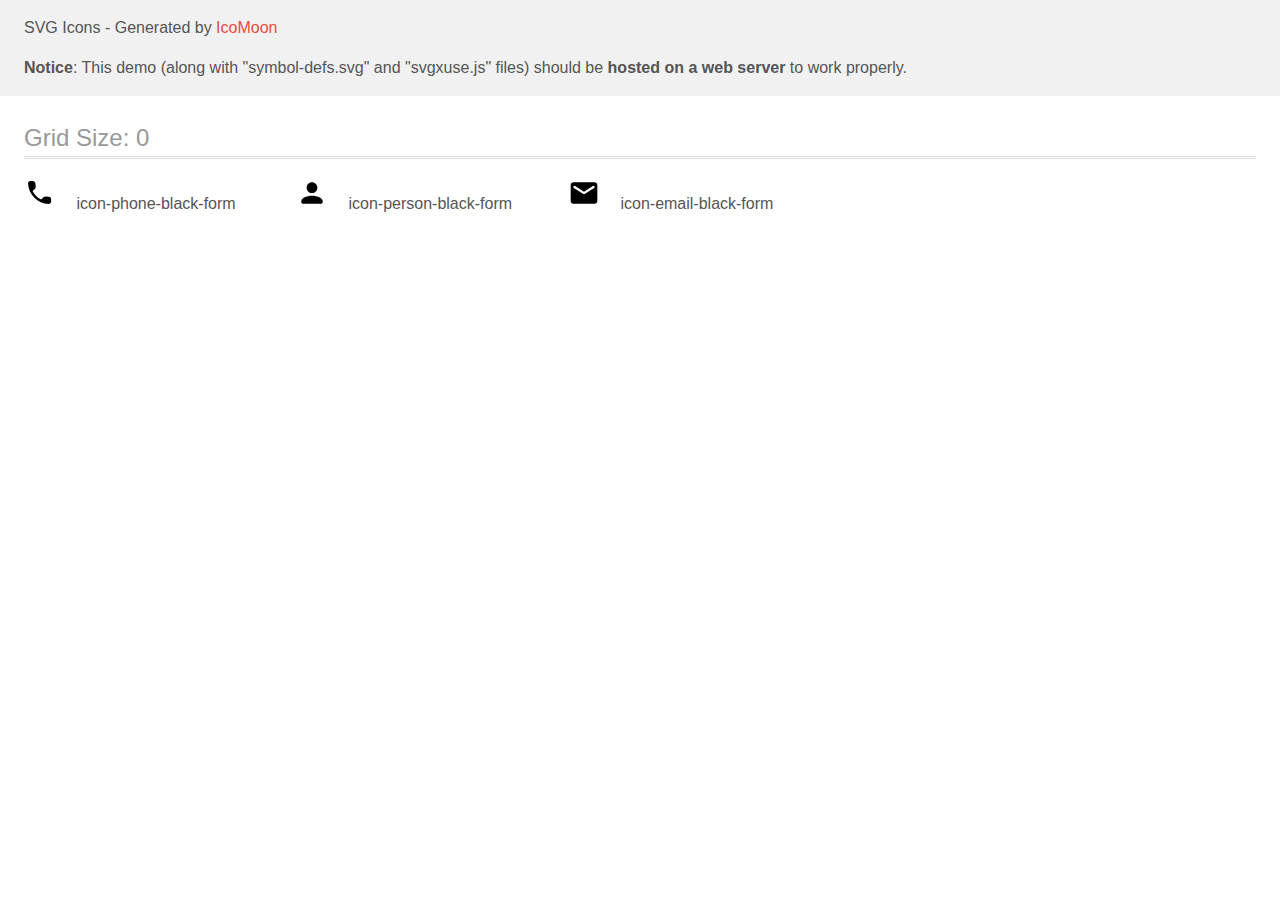
<file: svg/sprite-modal/demo-external-svg.html>
<!doctype html>
<html>
<head>
    <title>IcoMoon - SVG Icons</title>
    <meta charset="utf-8">
    <meta name="viewport" content="width=device-width, initial-scale=1">
    <link rel="stylesheet" href="demo-files/demo.css">
    <link rel="stylesheet" href="style.css">
</head>
<body>
<header class="bgc1 clearfix">
<div class="mhl">
    <p>SVG Icons - Generated by <a href="https://icomoon.io/app">IcoMoon</a></p><p><strong>Notice</strong>: This demo (along with "symbol-defs.svg" and "svgxuse.js" files) should be <b>hosted on a web server</b> to work properly.</p>
</div>
</header>
    <div class="clearfix mhl ptl">
        <h1 class="mvm mtn fgc1">Grid Size: 0</h1>
        <div class="glyph fs1">
            <div class="clearfix pbs">
                <svg class="icon icon-phone-black-form"><use xlink:href="symbol-defs.svg#icon-phone-black-form"></use></svg><span class="name"> icon-phone-black-form</span>
            </div>
        </div>
        <div class="glyph fs1">
            <div class="clearfix pbs">
                <svg class="icon icon-person-black-form"><use xlink:href="symbol-defs.svg#icon-person-black-form"></use></svg><span class="name"> icon-person-black-form</span>
            </div>
        </div>
        <div class="glyph fs1">
            <div class="clearfix pbs">
                <svg class="icon icon-email-black-form"><use xlink:href="symbol-defs.svg#icon-email-black-form"></use></svg><span class="name"> icon-email-black-form</span>
            </div>
        </div>
  </div>
<script defer src="svgxuse.js"></script>
</body>
</html>
</file>
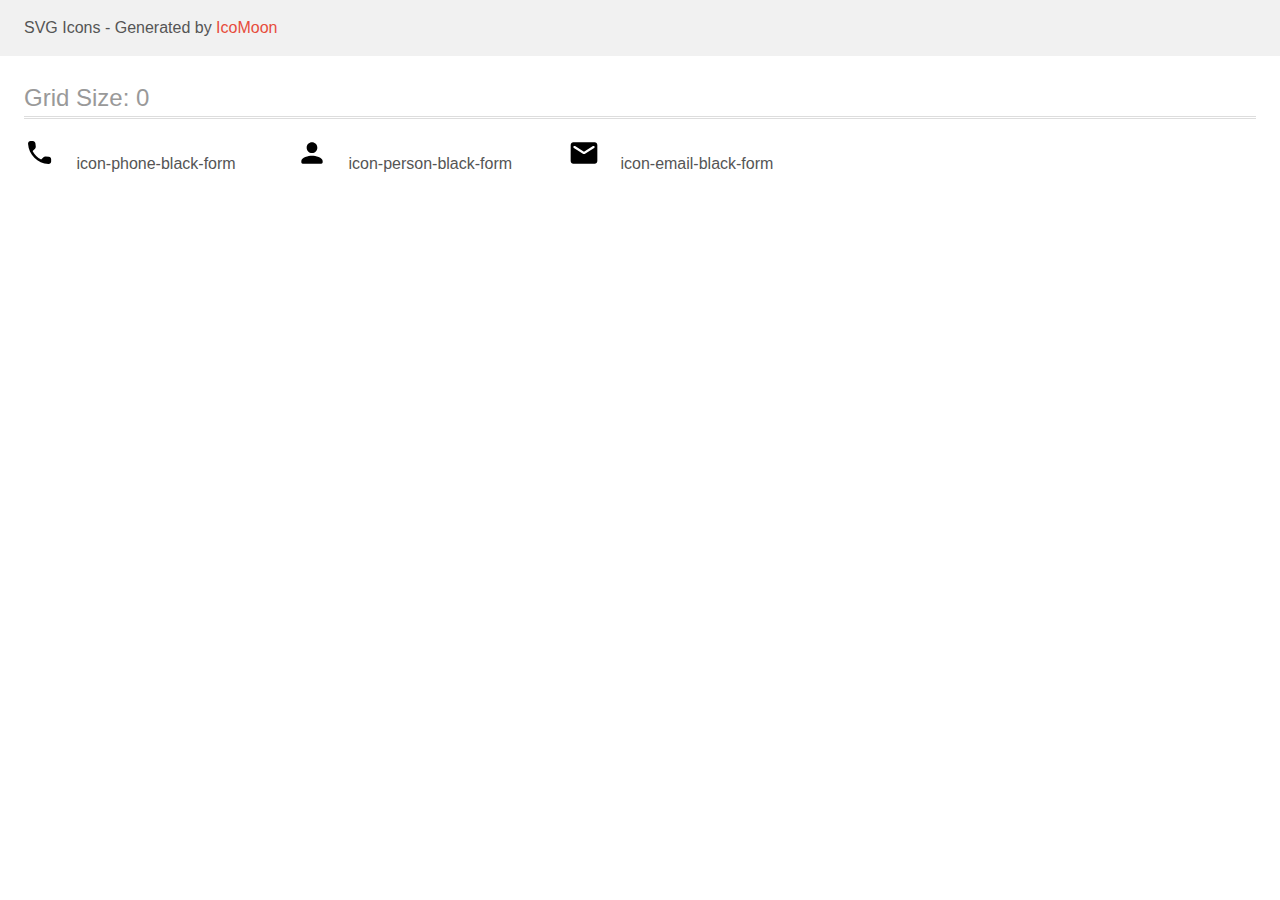
<file: svg/sprite-modal/demo.html>
<!doctype html>
<html>
<head>
    <title>IcoMoon - SVG Icons</title>
    <meta charset="utf-8">
    <meta name="viewport" content="width=device-width, initial-scale=1">
    <link rel="stylesheet" href="demo-files/demo.css">
    <link rel="stylesheet" href="style.css">
</head>
<body>
<svg aria-hidden="true" style="position: absolute; width: 0; height: 0; overflow: hidden;" version="1.1" xmlns="http://www.w3.org/2000/svg" xmlns:xlink="http://www.w3.org/1999/xlink">
<defs>
<symbol id="icon-phone-black-form" viewBox="0 0 32 32">
<path d="M24.882 19.774l-3.268-0.373c-0.090-0.011-0.194-0.018-0.3-0.018-0.707 0-1.347 0.287-1.81 0.75l-2.368 2.368c-3.669-1.894-6.585-4.81-8.427-8.372l-0.051-0.108 2.382-2.377c0.463-0.463 0.75-1.103 0.75-1.81 0-0.106-0.006-0.21-0.019-0.312l0.001 0.012-0.373-3.243c-0.155-1.287-1.24-2.276-2.557-2.276-0.001 0-0.002 0-0.003 0h-2.226c-1.454 0-2.663 1.209-2.574 2.661 0.683 10.987 9.47 19.762 20.444 20.444 1.452 0.089 2.663-1.12 2.663-2.574v-2.226c0-0.004 0-0.008 0-0.012 0-1.308-0.985-2.386-2.253-2.532l-0.012-0.001z"></path>
</symbol>
<symbol id="icon-person-black-form" viewBox="0 0 32 32">
<path d="M16 16c2.946 0 5.333-2.388 5.333-5.333s-2.388-5.333-5.333-5.333v0c-2.946 0-5.333 2.388-5.333 5.333s2.388 5.333 5.333 5.333v0zM16 18.667c-3.561 0-10.667 1.787-10.667 5.333v1.333c0 0.732 0.599 1.333 1.333 1.333h18.667c0.732 0 1.333-0.601 1.333-1.333v-1.333c0-3.547-7.108-5.333-10.667-5.333z"></path>
</symbol>
<symbol id="icon-email-black-form" viewBox="0 0 32 32">
<path d="M26.667 5.333h-21.333c-1.467 0-2.652 1.2-2.652 2.667l-0.014 16c0 1.467 1.2 2.667 2.667 2.667h21.333c1.467 0 2.667-1.2 2.667-2.667v-16c0-1.467-1.2-2.667-2.667-2.667zM26.133 11.001l-9.426 5.892c-0.201 0.126-0.446 0.2-0.708 0.2s-0.506-0.075-0.713-0.204l0.006 0.003-9.426-5.892c-0.336-0.201-0.557-0.562-0.557-0.975 0-0.625 0.507-1.132 1.132-1.132 0.233 0 0.449 0.070 0.629 0.19l-0.004-0.003 8.933 5.586 8.933-5.588c0.176-0.118 0.392-0.188 0.624-0.188 0.625 0 1.132 0.507 1.132 1.132 0 0.413-0.221 0.775-0.552 0.972l-0.005 0.003z"></path>
</symbol>
</defs>
</svg>

<header class="bgc1 clearfix">
<div class="mhl">
    <p>SVG Icons - Generated by <a href="https://icomoon.io/app">IcoMoon</a></p>
</div>
</header>
    <div class="clearfix mhl ptl">
        <h1 class="mvm mtn fgc1">Grid Size: 0</h1>
        <div class="glyph fs1">
            <div class="clearfix pbs">
                <svg class="icon icon-phone-black-form"><use xlink:href="#icon-phone-black-form"></use></svg><span class="name"> icon-phone-black-form</span>
            </div>
        </div>
        <div class="glyph fs1">
            <div class="clearfix pbs">
                <svg class="icon icon-person-black-form"><use xlink:href="#icon-person-black-form"></use></svg><span class="name"> icon-person-black-form</span>
            </div>
        </div>
        <div class="glyph fs1">
            <div class="clearfix pbs">
                <svg class="icon icon-email-black-form"><use xlink:href="#icon-email-black-form"></use></svg><span class="name"> icon-email-black-form</span>
            </div>
        </div>
  </div>
<script defer src="svgxuse.js"></script>
</body>
</html>
</file>
<file: css/styles.css>
html {
    box-sizing: border-box;
}

*,
*::before,
*::after {
    box-sizing: inherit;
    text-decoration: none;
}

:root {
    --primary-title-color:  #212121;
    --primary-text-color: #757575;
    --background-color-grey: #E5E5E5;
    --color-blue: #2196F3;
    --main-white-color: #FFFFFF;
}

body {
    color: var(--primary-title-color);
    /* background-color: var(--background-color-grey); */
    font-family: Roboto, sans-serif;
    margin: 0;
}

.container {
    margin-left: auto;
    margin-right: auto;
    width: 1200px;

    padding-right: 15px;
    padding-left: 15px;
}

/* оформлення лого */

.logo {
    font-family: Raleway;

    font-weight: 700;
    font-size: 26px;
    line-height: 1.19;
}

.web {
    color: var(--color-blue);
    letter-spacing: 0.03em;
}

.studio {
    color: #000000;
    letter-spacing: 0.03em;
}

.logo:focus {
    color: var(--color-blue);
}

/* Header */

.page-header {
    background-color: var(--main-white-color);
}

header {
    background-color: var(--main-white-color);
}

/* забрала крапочки у всіх списках */

ul {
    list-style: none;
    margin-bottom: 0;
    margin-top: 0;
}

/* NAV */

.main-nav {
    display: flex;
    align-items: center;
}

.auth-nav-list {
    margin-top: 0;
    margin-bottom: 0;
    margin-left: auto;
    display: flex;
}

/* .auth-nav-list:hover {
    color: #2196F3;
} */

.display-flex {
    display: flex;
    align-items: center;
}

.auth-nav-list .item + .item {
    margin-left: 50px;
}

.site-nav .item + .item {
   margin-left: 50px;
}

.item-icon {
    justify-content: center;
    align-items: center;
    align-content: center;
}

.item {
    transition-duration: 250ms;
    transition-timing-function: cubic-bezier (0.4, 0, 0.2, 1);
}

.item:hover .item-icon, .item:focus .item-icon {
    fill: #2196F3;
    color: #2196F3;
}

.site-nav {
    display: flex;
    margin-left: 95px;
}

/* навігація сторінки */
.link {
    position: relative;

    color: var(--primary-title-color);

    transition-duration: 250ms;
    transition-timing-function: cubic-bezier (0.4, 0, 0.2, 1);
}

.link.current::after {
    content: '';

    position: absolute;

    left: 0;
    bottom: 0;

    display: block;
    width: 100%;
    height: 4px;
    background-color: #2196F3;
    border-radius: 2%;

    opacity: 1;

    transition-duration: 250ms;
    transition-timing-function: cubic-bezier (0.4, 0, 0.2, 1);
}


.link:hover, .link:focus {
    color: #2196F3;
}

.site-nav .link {
    padding-top: 32px;
    padding-bottom: 32px;
    display: block;

    font-weight: 500;
    font-size: 14px;
    line-height: 1.14;
}

.site-nav a:hover, .site-nav a:focus {
    color: var(--color-blue);

}

.site-nav .link.current {
    color:  var(--color-blue);
}

/* Hero */

.hero {
    max-width: 1600px;
    height: 600px;
    margin-left: auto;
    margin-right: auto;
    padding-top: 200px;
    padding-left: 450px;
    padding-right: 450px;

    background-image: linear-gradient(to right,
     rgba(47, 48, 58, 0.4),
     rgba(47, 48, 58, 0.4)),
     url(../img/img-hero.jpg);

    background-size: cover;
    background-position: center;

    background-color: #2F303A;

    text-align: center;
}


.hero-title {
    margin-top: 0;
    margin-bottom: 40px;
    color: var(--main-white-color);

    font-weight: 900;
    font-size: 44px;
    line-height: 1.36;
}

/* Секції */

.features {
    margin-top: 0;
    padding-top: 95px;
    padding-bottom: 95px;
    /* background-color: var(--background-color-grey); */
}

.features-images {
    margin-top: 0;
    padding-bottom: 95px;
    /* background-color: var(--background-color-grey); */
}

.features-icon {
    background-color: #F5F4FA;
    margin-right: 30px;
    margin-bottom: 30px;

    width: 270px;
    height: 120px;

    display: flex;
    align-items: center;
    justify-content: center;
    border-radius: 4px;
}

.features-list {
    margin-top: 0;
    padding: 0;

    display: inline-flex;
    /* flex-wrap: wrap; */
}

.features-list-item {
    width: 270px;
    margin-right: 30px;
}

/* .features-list-item::before {
    display: block;
    content: "";
    width: 270px;
    height: 120px;
    margin-bottom: 30px;

    background-repeat: no-repeat;
    background-position: 50% 50%;
    background-color: #F5F4FA;
    background-size: contain;
    border-radius: 4px;
} */

/* .social-icon {
    width: 100px;
    height: 100px;
} */

/* .icon-antena::before {
    background-image: url(../img/antena.svg);
}

.icon-clock::before {
    background-image: url(../img/clock.svg);
}

.icon-diagrama::before {
    background-image: url(../img/diagrama.svg);
}

.icon-astronaut::before {
    background-image: url(../img/astronaut1.svg);
}

.features-list-item:last-child {
    margin-right: 0;
} */


.features-title {
    margin-top: 0;
    margin-bottom: 50px;
    color: var(--primary-title-color);

    font-weight: 700;
    font-size: 36px;
    line-height: 1.17;

    text-align: center;
}

.features-title-team {
    margin-top: 0;
    margin-bottom: 50px;
    color: var(--primary-title-color);

    font-weight: 700;
    font-size: 36px;
    line-height: 1.17;

    text-align: center;
}

.features-title-item {
    /* position: relative; */
    display: flex;
    flex-wrap: wrap;
    padding: 0;
}

.element {
    width: 370px;
    margin-right: 30px;
}

.element:nth-child(3n){
    margin-right: 0;
}

.element-position {
    position: relative;
}

.element-title-css {
    position: absolute;

    display: flex;

    color: #FFFFFF;
    font-weight: 700;
    font-size: 12px;
    line-height: 1.17;
    text-transform: uppercase;
    align-items: center;
    justify-content: center;

    bottom: 0;
    left: 0;

    width: 370px;
    height: 70px;

    background-color: rgba(47, 53, 58, 0.8);

    margin: 0;

    opacity: 1;
}

/* .element:hover .element-title-css {
    opacity: 1;

    transition: 250ms;
} */

.features-article {
    margin-top: 0;
    margin-bottom: 10px;

    color:  var(--primary-title-color);

    font-weight: 700;
    font-size: 14px;
    line-height: 1.14;

    text-transform: uppercase;
}

.feature-text {
    margin-top: 0;
    margin-bottom: 0;

    color: var(--primary-text-color);

    font-weight: 400;
    font-size: 14px;
    line-height: 1.71;
}

/* TEAM */

.team {
    padding-top: 95px;
    padding-bottom: 95px;
    background-color: #F5F4FA;
}

.features-title-flex {
    display: flex;
    flex-wrap: wrap;
    padding: 0;
}

.name-flex {
    margin-right: 30px;
    background: #FFFFFF;

    box-shadow: 0px 1px 3px rgba(0, 0, 0, 0.12), 0px 1px 1px rgba(0, 0, 0, 0.14), 0px 2px 1px rgba(0, 0, 0, 0.2);
    border-radius: 0px 0px 4px 4px;
}

.social-team {
    display: flex;
    padding: 0;

    width: 210px;
    height: 45px;

    margin-top: 16px;
    margin-bottom: 30px;
    margin-right: 32px;
    margin-left: 32px;
}

.social-link-icon {
    fill: #AFB1B8;

    transition-duration: 250ms;
    transition-timing-function: cubic-bezier (0.4, 0, 0.2, 1);
}

.social-team:last-child {
    margin-right: 0;
}

.social-link {
    display: inline-flex;

    background-color: #fff;
    border-radius: 50%;

    text-align: center;
    align-items: flex-start;

    width: 45px;
    height: 45px;

    justify-content: center;
    align-items: center;

    transition-duration: 250ms;
    transition-timing-function: cubic-bezier (0.4, 0, 0.2, 1);
}

.social-link:hover .social-link-icon, .social-link:focus .social-link-icon {
    fill: white;
    background-color: #2196F3;
    }

.social-link:hover, .social-link:focus {
    background-color: #2196F3;
}

.features-title-flex .name-flex:last-child {
    margin-right: 0;
}

.team-name {
    margin-top: 30px;
    margin-bottom: 10px;

    color: var(--primary-title-color);

    font-weight: 500;
    font-size: 16px;
    line-height: 1.19;

    text-align: center;
 }

 .team-occupation {
    margin-top: 0;
    /* margin-bottom: 30px; */

    color: var(--primary-text-color);

    font-weight: 400;
    font-size: 16px;
    line-height: 1.19;

    text-align: center;
 }

/* CLIENTS  */

 .clients {
     padding-top: 95px;
     padding-bottom: 95px;
      }

.clients-list {
    display: flex;
    flex-wrap: wrap;
    padding-right: 0;
    padding-left: 0;
}

.clients-name {
    width: 170px;
    height: 90px;
    margin-right: 30px;
    padding: 20px 65px;
    align-items: center;

    border: 1px solid #AFB1B8;
    box-sizing: border-box;
    border-radius: 4px;

}

.clients-name:last-child {
    margin-right: 0;
    padding: 20px 40px;
    align-items: center;
}

.clients-name-icon {
    fill: #AFB1B8;

    transition-duration: 250ms;
    transition-timing-function: cubic-bezier (0.4, 0, 0.2, 1);
}

.clients-name:hover, .clients-name:focus {
    border-color:  #2196F3;
}

.clients-name:hover .clients-name-icon,
.clients-name:focus .clients-name-icon {
   fill: #2196F3;
}

/* OUR works */

.works {
    display: flex;
    flex-wrap: wrap;

    padding: 0;
}

.works-element {
    width: 370px;
    margin-right: 30px;
    margin-bottom: 30px;
    padding-bottom: 20px;
    background-color: #eeeeee;

}

.works-element:hover {
    box-shadow: 0px 1px 3px rgba(0, 0, 0, 0.12), 0px 1px 1px rgba(0, 0, 0, 0.14), 0px 2px 1px rgba(0, 0, 0, 0.2);
}

.works-element-blue {
    position: relative;

    overflow: hidden;
}

.works-overlay {
    position: absolute;
    top: 0;
    left: 0;
    width: 100%;
    height: 100%;
    background-color: rgba(33, 150, 243, 0.9);

    /* opacity: 0; */

    transform: translateY(100%);

    transition-duration: 250ms;
    transition-timing-function: cubic-bezier (0.4, 0, 0.2, 1);
}

.works-element:hover .works-overlay {
    transform: translateY(0);
}

/* .works-element-blue:hover::before {
    opacity: 1;
} */

.works-description {
    position: absolute;
    top: 0;
    left: 0;
    top: 50%;
    left: 50%;
    transform: translate(-50%, -50%);
    display: flex;

    /* opacity: 0; */

    width: 322px;
    height: 168px;

    font-weight: 400;
    font-size: 18px;
    line-height: 1.56;
    color: #FFFFFF;

    margin: 0;
    padding: 0;

    transition-duration: 250ms;
    transition-timing-function: cubic-bezier (0.4, 0, 0.2, 1);
}

.works-element-blue .works-description:hover {
    opacity: 1;
}

.works-element:nth-child(3n) {
    margin-right: 0;
}

.works-element:nth-last-child(-n + 3) {
    margin-bottom: 0;
}

.team-works {
    margin-top: 20px;
    margin-bottom: 4px;
    margin-left: 24px;
    margin-right: 24px;

    color: var(--primary-title-color);

    font-weight: 700;
    font-size: 18px;
    line-height: 2;
}

.team-web {
    margin-top: 0;
    margin-bottom: 20px;
    margin-left: 24px;
    margin-right: 24px;

    color: var(--primary-text-color);

   font-weight: 400;
    font-size: 16px;
    line-height: 1.86;
}

.button {
    display: inline-block;

    border-radius: 4px;
    padding: 10px 32px;
    width: 200px;
    height: 50px;
    border: 1px solid transparent;

    color: var(--main-white-color);
    background-color:  var(--color-blue);

    font-family: inherit;
    font-weight: 700;
    font-size: 16px;
    line-height: 2.14;

    align-items: center;
    text-align: center;

    transition-duration: 250ms;
    transition-timing-function: cubic-bezier (0.4, 0, 0.2, 1);
}

.button:hover, .button:focus {
    background-color:  var(--color-blue);
}

.button-portfolio {
    display: inline-block;

    border-radius: 4px;
    padding: 6px 22px;
    margin-right: 8px;

    text-align: center;
    border: 1px solid transparent;

    color: var(--primary-title-color);
    background-color:  #F5F4FA;

    transition-duration: 250ms;
    transition-timing-function: cubic-bezier (0.4, 0, 0.2, 1);
}

.btn-portfolio .button-portfolio:not(:last-child) {
    margin-right: 8px;
}

/* .btn-portfolio:last-child {
    margin-right: 0;
}  */

.button-portfolio:hover, .button-portfolio:focus {
    background-color:  var(--color-blue);
}

.btn-portfolio {
    display: flex;
    flex-wrap: wrap;

    margin-top: 0;
    margin-bottom: 50px;
    padding: 0 280px;
}

/* footer */

footer {
    padding-top: 60px;
    padding-bottom: 60px;

    background-color: #2F303A;
    color: var(--main-white-color);
}

.footer {
    display: flex;
    flex-wrap: wrap;
}

.studio-footer {
    color: var(--main-white-color);
}

address {
    margin-top: 20px;
    margin-bottom: 10px;

    color: var(--main-white-color);

    font-weight: 400;
    font-size: 14px;
    line-height: 1.71;
}

address:hover, address:focus {
    color:  var(--color-blue);

    transition-duration: 250ms;
    transition-timing-function: cubic-bezier (0.4, 0, 0.2, 1);
}

.footer-list {
    margin-top: 0;
    margin-bottom: 0;
    padding-left: 0;
}

.contact {
    padding-bottom: 10px;
    color: rgba(255, 255, 255, 0.6);

    font-weight: 400;
    font-size: 14px;
    line-height: 1.71;

    transition-duration: 250ms;
    transition-timing-function: cubic-bezier (0.4, 0, 0.2, 1);
}

.contact:hover, .contact:focus {
    color:  var(--color-blue);
}

.contact-block {

    padding-right: 15px;
    padding-left: 15px;
    /* margin-top: 0;
    margin-bottom: 0; */
}

.contact-block-title {
    margin-top: 0;
    margin-bottom: 0;
}

.footer-container {
    display: flex;
    flex-wrap: wrap;
}

.social {
    display: inline-block;
    padding-right: 0;
    padding-left: 0;

    width: 45px;
    height: 45px;
}

.social-display {
    display: flex;
    padding: 0;
}

.social-icon {
    display: inline-flex;

    background-color: rgba(0, 0, 0, 0.1);
    border-radius: 50%;
    fill: #FFFFFF;

    /* text-align: center;
    align-items: flex-start; */
    border: none;

    width: 44px;
    height: 44px;
    margin-right: 10px;
    margin-top: 20px;
    margin-bottom: 100px;

    justify-content: center;
    align-items: center;

    transition-duration: 250ms;
    transition-timing-function: cubic-bezier (0.4, 0, 0.2, 1);
}

.social-icon:hover,
.social-icon:focus {
    background-color: #2196F3;
}

.backdrop {
    position: fixed;
    top: 0;
    left: 0;
    width: 100%;
    height: 100%;
    background-color: rgba(0, 0, 0, 0.2);

    opacity: 1;
    transition: opacity 250ms cubic-bezier(0.4, 0, 0.2, 1);

    z-index: 1;
}

.backdrop.is-hidden {
    opacity: 0;
    pointer-events: none;
}

.backdrop.is-hidden .modal {
    transform: translate(-50%, -50%) scale(0.9);
}

.modal {
    position: absolute;

    top: 50%;
    left: 50%;

    background-color: #fff;

    transform: translate(-50%, -50%) scale(1);

    transition: transform 250ms cubic-bezier(0.4, 0, 0.2, 1);
}

.form {
    display: flex;
    flex-direction: column;

    width: 530px;
    height: 580px;
    outline: 1px solid violet;
}

.form-title {
    font-style: normal;
    font-weight: 700;
    font-size: 20px;
    line-height: 1.15;
    /* text-align: center; */

    color: #212121;

    padding-top: 40px;
    padding-left: 40px;
    padding-right: 40px;
    padding-bottom: 15px;

    margin: 0;
}

.form-field {
    position: relative;
    display: flexbox;
    /* flex-direction: column; */
    margin-bottom: 10px;
}

.form-text {
    position: relative;

    font-style: normal;
    font-weight: 400;
    font-size: 12px;
    line-height: 1.17;

    color: #757575;

    margin-bottom: 4px;
    padding-left: 40px;
}

.form-field label {
    margin-bottom: 5px;
}

.form-input {
    width: 450px;
    height: 40px;

    border: 1px solid rgba(33, 33, 33, 0.2);
    box-sizing: border-box;
    border-radius: 4px;

    margin-left: 40px;
    margin-right: 40px;
    padding: 10px 45px;
}

.form-icon {
    position: absolute;

    top: 50%;
    left: 12px;
    margin-left: 45px;
}

.form-field:focus-within .form-text {
    transform: translate(-50%);
}

.text-comment {
    margin-top: 10px;

    margin-right: 40px;
}

.form-message {
    display: block;

    width: 450px;
    height: 120px;
    border: 1px solid rgba(33, 33, 33, 0.2);
    border-radius: 4px;
    resize: none;

    font-family: Roboto, sans-serif;
    font-size: 12px;
    line-height: 1.17;
    color: rgba(117, 117, 117, 0.5);

    padding: 12px 16px;
    margin-left: 45px;
}


.form-input:focus,
.form-message:focus {
    outline: none;
    border: 1px solid  #2196f3;
}

.form-input:focus + .form-icon {
    fill:  #2196f3;
}

.information-field-wrapper {
    position: relative;

    margin-top: 20px;
    margin-left: 55px;
}

.form-field textarea {
    margin-left: 40px;
}

.agreement-policy {
    font-family: Roboto;
    font-style: normal;
    font-weight: normal;
     font-size: 14px;
    line-height: 1.71;
}

.agreement-terms {
    font-family: Roboto;
    font-style: normal;
    font-weight: normal;
    font-size: 14px;
    line-height: 1.71;
    text-decoration: underline;
}

.information-form-btn {
    display: flex;
    width: 200px;
    height: 50px;
    background-color: #188ce8;
    box-shadow: 0px 4px 4px rgba(0, 0, 0, 0.15);
    border-radius: 4px;
    margin: 0 auto;
    border: none;
    font-style: normal;
    font-weight: bold;
    font-size: 16px;
    line-height: 1.875;

    letter-spacing: 0.06em;
    color: #ffffff;
    margin-top: 30px;
    padding-top: 10px;
    padding-bottom: 10px;
    padding-left: 56px;
}

.close {
    position: absolute;

    top: 8px;
    right: 8px;

    width: 30px;
    height: 30px;

    padding: 0;

    border-radius: 50%;
    border: 1px solid rgba(0, 0, 0, 0.1);

    background-color: #fff;
}

.subscription {
    padding-left: 130px;
}

.subscribe-form-input {
    width: 358px;
    height: 50px;
    padding-left: 16px;
    background-color: transparent;
    border: 1px solid rgba(255, 255, 255, 0.3);
    border-radius: 4px;
    color: #ffffff;
}

.form-field-subscription {
  position: relative;
    display: block;
    margin-top: 20px;
    margin-bottom: 10px;
}

.subscribe-button {
    display: inline-flex;
    align-items: center;
    justify-content: space-between;
    width: 200px;
    height: 50px;
    padding: 10px 29px;
    margin-left: 12px;
    font-weight: 700;
    font-size: 16px;
    font-style: normal;
    line-height: 1.143;
    letter-spacing: 0.06em;
    color: #ffffff;
    text-align: left;
    border-style: none;
    background-color:  #2196f3;
    border-radius: 4px;
    cursor: pointer;
  }
  .subscribe-button::after {
    display: block;
    content: "";
    width: 24px;
    height: 24px;
    background-color: transparent;
    background-repeat: no-repeat;
    background-position: center;
    /*border-radius: 4px;*/
  }

  .iconsend::after {
    background-image: url(../svg/send.svg);
  }
</file>
<file: img/demo-files/demo.css>
body {
  padding: 0;
  margin: 0;
  font-family: sans-serif;
  font-size: 1em;
  line-height: 1.5;
  color: #555;
  background: #fff;
}
h1 {
  font-size: 1.5em;
  font-weight: normal;
  box-shadow: 0 1px #ddd, 0 2px #fff, 0 3px #ddd;
}
small {
  font-size: .66666667em;
}
a {
  color: #e74c3c;
  text-decoration: none;
}
a:hover, a:focus {
  box-shadow: 0 1px #e74c3c;
}
.bshadow0, input {
  box-shadow: inset 0 -2px #e7e7e7;
}
input:hover {
  box-shadow: inset 0 -2px #ccc;
}
input, fieldset {
  font-size: 1em;
  margin: 0;
  padding: 0;
  border: 0;
}
input {
  color: inherit;
  line-height: 1.5;
  height: 1.5em;
  padding: .25em 0;
}
input:focus {
  outline: none;
  box-shadow: inset 0 -2px #449fdb;
}
.glyph {
  font-size: 16px;
  margin-right: 1.5em;
  float: left;
  width: 6em;
}
svg {
  color: #000;
}
.liga {
  width: 80%;
  width: calc(100% - 2.5em);
}
.talign-right {
  text-align: right;
}
.talign-center {
  text-align: center;
}
.bgc1 {
  background: #f1f1f1;
}
.fgc0 {
  color: #000;
}
.fgc1 {
  color: #999;
}
p {
  margin-top: 1em;
  margin-bottom: 1em;
}
.mvm {
  margin-top: .75em;
  margin-bottom: .75em;
}
.mtn {
  margin-top: 0;
}
.mtl, .mal {
  margin-top: 1.5em;
}
.mbl, .mal {
  margin-bottom: 1.5em;
}
.mal, .mhl {
  margin-left: 1.5em;
  margin-right: 1.5em;
}
.mhmm {
  margin-left: 1em;
  margin-right: 1em;
}
.ptl {
  padding-top: 1.5em;
}
.pbs, .pvs {
  padding-bottom: .25em;
}
.pvs, .pts {
  padding-top: .25em;
}
.unit {
  float: left;
}
.unitRight {
  float: right;
}
.size1of2 {
  width: 50%;
}
.size1of1 {
  width: 100%;
}
.clearfix:before, .clearfix:after {
  content: " ";
  display: table;
}
.clearfix:after {
  clear: both;
}
.hidden-true {
  display: none;
}
.textbox0 {
  width: 3em;
  background: #f1f1f1;
  padding: .25em .5em;
  line-height: 1.5;
  height: 1.5em;
}
.fs0 {
  font-size: 16px;
}
.fs1 {
  font-size: 32px;
}
.name {
  font-size: 0.5em;
  margin-left: 1em;
}
</file>
<file: img/style.css>
.icon {
  display: inline-block;
  width: 1em;
  height: 1em;
  stroke-width: 0;
  stroke: currentColor;
  fill: currentColor;
}

/* ==========================================
Single-colored icons can be modified like so:
.icon-name {
  font-size: 32px;
  color: red;
}
========================================== */

.icon-antena {
  width: 0.9423828125em;
}

.icon-clock {
  width: 0.9716796875em;
}

.icon-diagrama {
  width: 1.2958984375em;
}

.icon-envelope-hover {
  width: 1.3330078125em;
}

.icon-logo-1 {
  width: 0.900390625em;
}

.icon-logo-2 {
  width: 0.76953125em;
}

.icon-logo-3 {
  width: 0.953125em;
}

.icon-logo-4 {
  width: 1.8603515625em;
}

.icon-logo-5 {
  width: 1.2548828125em;
}

.icon-logo-6 {
  width: 1.9345703125em;
}

.icon-phone {
  width: 0.625em;
}
</file>
<file: svg/demo-files/demo.css>
body {
  padding: 0;
  margin: 0;
  font-family: sans-serif;
  font-size: 1em;
  line-height: 1.5;
  color: #555;
  background: #fff;
}
h1 {
  font-size: 1.5em;
  font-weight: normal;
  box-shadow: 0 1px #ddd, 0 2px #fff, 0 3px #ddd;
}
small {
  font-size: .66666667em;
}
a {
  color: #e74c3c;
  text-decoration: none;
}
a:hover, a:focus {
  box-shadow: 0 1px #e74c3c;
}
.bshadow0, input {
  box-shadow: inset 0 -2px #e7e7e7;
}
input:hover {
  box-shadow: inset 0 -2px #ccc;
}
input, fieldset {
  font-size: 1em;
  margin: 0;
  padding: 0;
  border: 0;
}
input {
  color: inherit;
  line-height: 1.5;
  height: 1.5em;
  padding: .25em 0;
}
input:focus {
  outline: none;
  box-shadow: inset 0 -2px #449fdb;
}
.glyph {
  font-size: 16px;
  margin-right: 1.5em;
  float: left;
  width: 17em;
}
svg {
  color: #000;
}
.liga {
  width: 80%;
  width: calc(100% - 2.5em);
}
.talign-right {
  text-align: right;
}
.talign-center {
  text-align: center;
}
.bgc1 {
  background: #f1f1f1;
}
.fgc0 {
  color: #000;
}
.fgc1 {
  color: #999;
}
p {
  margin-top: 1em;
  margin-bottom: 1em;
}
.mvm {
  margin-top: .75em;
  margin-bottom: .75em;
}
.mtn {
  margin-top: 0;
}
.mtl, .mal {
  margin-top: 1.5em;
}
.mbl, .mal {
  margin-bottom: 1.5em;
}
.mal, .mhl {
  margin-left: 1.5em;
  margin-right: 1.5em;
}
.mhmm {
  margin-left: 1em;
  margin-right: 1em;
}
.ptl {
  padding-top: 1.5em;
}
.pbs, .pvs {
  padding-bottom: .25em;
}
.pvs, .pts {
  padding-top: .25em;
}
.unit {
  float: left;
}
.unitRight {
  float: right;
}
.size1of2 {
  width: 50%;
}
.size1of1 {
  width: 100%;
}
.clearfix:before, .clearfix:after {
  content: " ";
  display: table;
}
.clearfix:after {
  clear: both;
}
.hidden-true {
  display: none;
}
.textbox0 {
  width: 3em;
  background: #f1f1f1;
  padding: .25em .5em;
  line-height: 1.5;
  height: 1.5em;
}
.fs0 {
  font-size: 16px;
}
.fs1 {
  font-size: 32px;
}
.name {
  margin-left: .25em;
}
</file>
<file: svg/style.css>
.icon {
  display: inline-block;
  width: 1em;
  height: 1em;
  stroke-width: 0;
  stroke: currentColor;
  fill: currentColor;
}

/* ==========================================
Single-colored icons can be modified like so:
.icon-name {
  font-size: 32px;
  color: red;
}
========================================== */

.icon-envelope {
  width: 1.3330078125em;
}

.icon-logo-1 {
  width: 0.900390625em;
}

.icon-logo-2 {
  width: 0.76953125em;
}

.icon-logo-3 {
  width: 0.953125em;
}

.icon-logo-4 {
  width: 1.8603515625em;
}

.icon-logo-5 {
  width: 1.2548828125em;
}

.icon-logo-6 {
  width: 1.9345703125em;
}

.icon-smartphone {
  width: 0.625em;
}
</file>
<file: svg/sprite-modal/demo-files/demo.css>
body {
  padding: 0;
  margin: 0;
  font-family: sans-serif;
  font-size: 1em;
  line-height: 1.5;
  color: #555;
  background: #fff;
}
h1 {
  font-size: 1.5em;
  font-weight: normal;
  box-shadow: 0 1px #ddd, 0 2px #fff, 0 3px #ddd;
}
small {
  font-size: .66666667em;
}
a {
  color: #e74c3c;
  text-decoration: none;
}
a:hover, a:focus {
  box-shadow: 0 1px #e74c3c;
}
.bshadow0, input {
  box-shadow: inset 0 -2px #e7e7e7;
}
input:hover {
  box-shadow: inset 0 -2px #ccc;
}
input, fieldset {
  font-size: 1em;
  margin: 0;
  padding: 0;
  border: 0;
}
input {
  color: inherit;
  line-height: 1.5;
  height: 1.5em;
  padding: .25em 0;
}
input:focus {
  outline: none;
  box-shadow: inset 0 -2px #449fdb;
}
.glyph {
  font-size: 16px;
  margin-right: 1.5em;
  float: left;
  width: 7em;
}
svg {
  color: #000;
}
.liga {
  width: 80%;
  width: calc(100% - 2.5em);
}
.talign-right {
  text-align: right;
}
.talign-center {
  text-align: center;
}
.bgc1 {
  background: #f1f1f1;
}
.fgc0 {
  color: #000;
}
.fgc1 {
  color: #999;
}
p {
  margin-top: 1em;
  margin-bottom: 1em;
}
.mvm {
  margin-top: .75em;
  margin-bottom: .75em;
}
.mtn {
  margin-top: 0;
}
.mtl, .mal {
  margin-top: 1.5em;
}
.mbl, .mal {
  margin-bottom: 1.5em;
}
.mal, .mhl {
  margin-left: 1.5em;
  margin-right: 1.5em;
}
.mhmm {
  margin-left: 1em;
  margin-right: 1em;
}
.ptl {
  padding-top: 1.5em;
}
.pbs, .pvs {
  padding-bottom: .25em;
}
.pvs, .pts {
  padding-top: .25em;
}
.unit {
  float: left;
}
.unitRight {
  float: right;
}
.size1of2 {
  width: 50%;
}
.size1of1 {
  width: 100%;
}
.clearfix:before, .clearfix:after {
  content: " ";
  display: table;
}
.clearfix:after {
  clear: both;
}
.hidden-true {
  display: none;
}
.textbox0 {
  width: 3em;
  background: #f1f1f1;
  padding: .25em .5em;
  line-height: 1.5;
  height: 1.5em;
}
.fs0 {
  font-size: 16px;
}
.fs1 {
  font-size: 32px;
}
.name {
  font-size: 0.5em;
  margin-left: 1em;
}
</file>
<file: svg/sprite-modal/style.css>
.icon {
  display: inline-block;
  width: 1em;
  height: 1em;
  stroke-width: 0;
  stroke: currentColor;
  fill: currentColor;
}

/* ==========================================
Single-colored icons can be modified like so:
.icon-name {
  font-size: 32px;
  color: red;
}
========================================== */
</file>
<file: css/main.min.css>
/*! modern-normalize v1.0.0 | MIT License | https://github.com/sindresorhus/modern-normalize */*,*::before,*::after{-webkit-box-sizing:border-box;box-sizing:border-box}:root{-moz-tab-size:4;-o-tab-size:4;tab-size:4}html{line-height:1.15;-webkit-text-size-adjust:100%}body{margin:0}body{font-family:system-ui,-apple-system,"Segoe UI",Roboto,Helvetica,Arial,sans-serif,"Apple Color Emoji","Segoe UI Emoji"}hr{height:0;color:inherit}abbr[title]{text-decoration:none}a{text-decoration:none}b,strong{font-weight:bolder}code,kbd,samp,pre{font-family:ui-monospace, SFMono-Regular, Consolas, 'Liberation Mono', Menlo, monospace;font-size:1em}small{font-size:80%}sub,sup{font-size:75%;line-height:0;position:relative;vertical-align:baseline}sub{bottom:-0.25em}sup{top:-0.5em}table{text-indent:0;border-color:inherit}button,input,optgroup,select,textarea{font-family:inherit;font-size:100%;line-height:1.15;margin:0}button,select{text-transform:none}button,[type='button'],[type='reset'],[type='submit']{-webkit-appearance:button}::-moz-focus-inner{border-style:none;padding:0}:-moz-focusring{outline:1px dotted ButtonText}:-moz-ui-invalid{box-shadow:none}legend{padding:0}progress{vertical-align:baseline}::-webkit-inner-spin-button,::-webkit-outer-spin-button{height:auto}[type='search']{-webkit-appearance:textfield;outline-offset:-2px}::-webkit-search-decoration{-webkit-appearance:none}::-webkit-file-upload-button{-webkit-appearance:button;font:inherit}summary{display:list-item}html{-webkit-box-sizing:border-box;box-sizing:border-box}*,*::before,*::after{-webkit-box-sizing:inherit;box-sizing:inherit;text-decoration:none}.container{padding-left:15px;padding-right:15px;margin-left:auto;margin-right:auto}@media screen and (min-width: 480px){.container{width:480px}}@media screen and (min-width: 768px){.container{width:768px}}@media screen and (min-width: 1140px){.container{width:1140px}}body{color:#212121;text-decoration:none;font-family:Roboto,sans-serif;margin:0}.container{padding-left:15px;padding-right:15px;margin-left:auto;margin-right:auto}@media screen and (min-width: 480px){.container{width:480px}}@media screen and (min-width: 768px){.container{width:768px}}@media screen and (min-width: 1140px){.container{width:1140px}}.logo{font-family:Raleway;font-weight:700;font-size:26px;line-height:1.19}@media screen and (min-width: 320px){.logo{width:480px;margin-top:16px;margin-bottom:16px;margin-left:15px}}@media screen and (min-width: 1140px){.logo{width:480px;margin-top:16px;margin-bottom:16px;margin-left:0}}.web{color:#2196F3;letter-spacing:0.03em}.studio{color:#000000;letter-spacing:0.03em}.logo:focus{color:#2196F3}.menu-button{display:inline-block;margin:10px 16px 10px 0;padding:0;border:none;background-color:transparent;width:40px;height:40px}@media screen and (min-width: 768px){.menu-button{display:none}}.menu-button .icon-close{display:none}.menu-button.is-open .icon-close{display:block}.icon-menu{background-position:50% 50%;width:24px;height:16px}.menu-button.is-open .icon-menu{display:none}.mobile-menu-container{background-color:#E5E5E5;text-align:center;font-size:18px;font-weight:500;z-index:1}.mobile-menu-container.is-open{display:block}@media screen and (max-width: 767px){.mobile-menu-container{display:none;position:absolute;top:100%;left:0;width:100%}.mobile-menu-container.is-open{display:block}}@media screen and (min-width: 768px){.mobile-menu-container{display:none;-webkit-box-pack:justify;-ms-flex-pack:justify;justify-content:space-between;-webkit-box-flex:1;-ms-flex-positive:1;flex-grow:1}}.navigation,.contacts{height:50px;width:140px}.navigation{outline:1px solid teal}.contacts{outline:1px solid orange}.mobile-navigation{display:inline-block;padding-bottom:40px;color:#2196F3;position:relative;padding:60px 100px}.mobile-menu-item:not(:last-child){margin-bottom:40px}.mobile-item{margin-bottom:16px}.mobile-site-nav{padding-left:0}.mobile-site-nav .link.current{color:#2196F3}.page-header{background-color:#fff;position:relative}header{background-color:#fff}ul{list-style:none;margin-bottom:0;margin-top:0}.main-nav{-webkit-box-align:center;-ms-flex-align:center;align-items:center}@media screen and (min-width: 768px){.main-nav{display:-webkit-box;display:-ms-flexbox;display:flex}}.auth-nav-list{margin-top:0;margin-bottom:0;display:none}@media screen and (min-width: 767px){.auth-nav-list{display:-webkit-box;display:-ms-flexbox;display:flex}}@media screen and (min-width: 767px){.auth-nav-list{display:block;-ms-flex-wrap:wrap;flex-wrap:wrap}}@media screen and (min-width: 1140px){.auth-nav-list{display:-webkit-box;display:-ms-flexbox;display:flex;margin-left:300px;padding:0}}.display-flex{display:-webkit-box;display:-ms-flexbox;display:flex;margin-right:16px;-webkit-box-align:center;-ms-flex-align:center;align-items:center}@media screen and (min-width: 480px){.display-flex{width:480px;height:60px}}.auth-nav-list .item+.item{margin-left:50px}@media screen and (min-width: 768px) and (max-width: 1139px){.auth-nav-list .item+.item{margin-left:0}}.auth-nav-list .link{display:inline-block;font-weight:500;font-size:12px;line-height:1.14}@media screen and (min-width: 1140px){.auth-nav-list .link{font-size:12px;line-height:1.17}}.site-nav .item+.item{margin-left:50px}.item-icon{-webkit-box-pack:center;-ms-flex-pack:center;justify-content:center;-webkit-box-align:center;-ms-flex-align:center;align-items:center;-ms-flex-line-pack:center;align-content:center}.item:hover .item-icon,.item:focus .item-icon{fill:#2196F3;color:#2196F3}.item{-webkit-transition-duration:250ms;transition-duration:250ms;-webkit-transition-timing-function:cubic-bezier 0.4,0,0.2,1;transition-timing-function:cubic-bezier 0.4,0,0.2,1}.site-nav{display:none;margin-left:95px}@media screen and (min-width: 767px){.site-nav{display:-webkit-box;display:-ms-flexbox;display:flex}}@media screen and (min-width: 768px){.site-nav{margin-left:20px}}.link{position:relative;color:#212121;-webkit-transition-duration:250ms;transition-duration:250ms;-webkit-transition-timing-function:cubic-bezier 0.4,0,0.2,1;transition-timing-function:cubic-bezier 0.4,0,0.2,1}.link:hover,.link:focus{color:#2196F3}.link.current::after{content:'';position:absolute;left:0;bottom:0;display:block;width:100%;height:4px;background-color:#2196F3;border-radius:2%;opacity:1;-webkit-transition-duration:250ms;transition-duration:250ms;-webkit-transition-timing-function:cubic-bezier 0.4,0,0.2,1;transition-timing-function:cubic-bezier 0.4,0,0.2,1}.site-nav .link{padding-top:30px;padding-bottom:26px;display:block;font-weight:500;font-size:14px;line-height:1.14}.site-nav a:hover,.site-nav a:focus{color:#2196F3}.site-nav .link.current{color:#2196F3}.hero{max-width:1600px;margin-left:auto;margin-right:auto;background-image:-webkit-gradient(linear, left top, right top, from(rgba(47,48,58,0.4)), to(rgba(47,48,58,0.4))),url(../img/img-hero.jpg);background-image:linear-gradient(to right, rgba(47,48,58,0.4), rgba(47,48,58,0.4)),url(../img/img-hero.jpg);background-size:cover;background-position:center;background-color:#2F303A;text-align:center}@media screen and (min-width: 480px) and (max-width: 480px){.hero{width:100%;height:400px}}@media screen and (min-width: 768px){.hero{width:100%;height:400px}}@media screen and (min-width: 1140px){.hero{width:100%;height:600px}}@media screen and (min-width: 768px){.hero{background-image:-webkit-gradient(linear, left top, right top, from(rgba(47,48,58,0.4)), to(rgba(47,48,58,0.4))),url(../img/retina/hero/hero-tablet.jpg);background-image:linear-gradient(to right, rgba(47,48,58,0.4), rgba(47,48,58,0.4)),url(../img/retina/hero/hero-tablet.jpg)}}@media screen and (min-width: 1140px){.hero{background-image:-webkit-gradient(linear, left top, right top, from(rgba(47,48,58,0.4)), to(rgba(47,48,58,0.4))),url(../img/retina/hero/hero-desktop.jpg);background-image:linear-gradient(to right, rgba(47,48,58,0.4), rgba(47,48,58,0.4)),url(../img/retina/hero/hero-desktop.jpg)}}@media screen and (min-device-pixel-ratio: 2), screen and (-webkit-min-device-pixel-ratio: 2), screen and (min-resolution: 192dpi), screen and (min-resolution: 2dppx){.hero{background-image:-webkit-gradient(linear, left top, left bottom, from(rgba(47,48,58,0.4)), to(rgba(47,48,58,0.4))),url(../img/retina/hero/hero-mobile@2x.jpg);background-image:linear-gradient(rgba(47,48,58,0.4) 0%, rgba(47,48,58,0.4) 100%),url(../img/retina/hero/hero-mobile@2x.jpg)}}@media screen and (min-width: 480px){.hero{background-image:-webkit-gradient(linear, left top, left bottom, from(rgba(47,48,58,0.4)), to(rgba(47,48,58,0.4))),url(../img/retina/hero/hero-tablet.jpg);background-image:linear-gradient(rgba(47,48,58,0.4) 0%, rgba(47,48,58,0.4) 100%),url(../img/retina/hero/hero-tablet.jpg)}}@media screen and (min-device-pixel-ratio: 2), screen and (-webkit-min-device-pixel-ratio: 2), screen and (min-resolution: 192dpi), screen and (min-resolution: 2dppx){.hero{background-image:-webkit-gradient(linear, left top, left bottom, from(rgba(47,48,58,0.4)), to(rgba(47,48,58,0.4))),url(../img/retina/hero/hero-tablet@2x.jpg);background-image:linear-gradient(rgba(47,48,58,0.4) 0%, rgba(47,48,58,0.4) 100%),url(../img/retina/hero/hero-tablet@2x.jpg)}}.hero-title{margin-top:0;margin-bottom:0;color:#fff;font-weight:900;font-size:44px;line-height:1.36}@media screen and (min-width: 320px){.hero-title{padding-top:120px;padding-right:60px;padding-left:60px;padding-bottom:30px;font-size:26px;line-height:1.62;text-transform:uppercase}}@media screen and (min-width: 1140px){.hero-title{padding-top:225px;padding-right:450px;padding-left:450px;padding-bottom:30px;font-weight:900;font-size:44px;line-height:1.36}}.button{display:inline-block;border-radius:4px;padding:10px 32px;width:200px;height:50px;border:1px solid transparent;color:#fff;background-color:#2196F3;font-family:inherit;font-weight:700;font-size:16px;line-height:2.14;-webkit-box-align:center;-ms-flex-align:center;align-items:center;text-align:center;-webkit-transition-duration:250ms;transition-duration:250ms;-webkit-transition-timing-function:cubic-bezier 0.4,0,0.2,1;transition-timing-function:cubic-bezier 0.4,0,0.2,1}.button:hover,.button:focus{background-color:#2196F3}.features{margin-top:0;padding-top:60px;padding-bottom:60px}.features-images{margin-top:0;padding-bottom:95px;margin-left:auto;margin-right:auto}@media screen and (min-width: 320px) and (max-width: 1139px){.features-images{padding-bottom:0;display:none}}.features-icon{background-color:#F5F4FA;margin-right:15px;margin-bottom:30px;width:450px;height:120px;display:-webkit-box;display:-ms-flexbox;display:flex;-webkit-box-align:center;-ms-flex-align:center;align-items:center;-webkit-box-pack:center;-ms-flex-pack:center;justify-content:center;border-radius:4px}@media screen and (min-width: 320px){.features-icon{width:100%}}@media screen and (min-width: 768px){.features-icon{width:350px}}@media screen and (min-width: 1140px){.features-icon{width:260px}}.features-article{margin-top:0;margin-bottom:10px;display:block;color:#212121;font-weight:700;font-size:14px;line-height:1.14;text-transform:uppercase;text-align:center}@media screen and (min-width: 768px){.features-article{width:340px}}@media screen and (min-width: 1140px){.features-article{width:260px;text-align:start}}.features-list{margin-top:0;padding:0}@media screen and (min-width: 768px){.features-list{display:-webkit-box;display:-ms-flexbox;display:flex;-ms-flex-wrap:wrap;flex-wrap:wrap;width:100%}}.features-title{margin-top:0;margin-bottom:50px;color:#212121;font-weight:700;font-size:36px;line-height:1.17;text-align:center}@media screen and (min-width: 320px) and (max-width: 1139px){.features-title{display:none}}.feature-text{margin-top:0;margin-bottom:30px;color:#757575;font-weight:400;font-size:14px;line-height:1.71}@media screen and (min-width: 320px){.feature-text{width:100%}}@media screen and (min-width: 768px){.feature-text{width:350px}}@media screen and (min-width: 1140px){.feature-text{width:260px}}.features-title-item{position:relative;display:-webkit-box;display:-ms-flexbox;display:flex;padding:0}@media screen and (min-width: 320px) and (max-width: 1139px){.features-title-item{display:none}}@media screen and (min-width: 1140px){.features-title-item:last-child{margin-right:0}}.element{width:370px;margin-right:30px}.element:nth-child(3n){margin-right:0}.element-position{position:relative}.element-title-css{position:absolute;display:-webkit-box;display:-ms-flexbox;display:flex;color:#fff;font-weight:700;font-size:12px;line-height:1.17;text-transform:uppercase;-webkit-box-align:center;-ms-flex-align:center;align-items:center;-webkit-box-pack:center;-ms-flex-pack:center;justify-content:center;bottom:0;left:0;width:370px;height:70px;background-color:rgba(47,53,58,0.8);margin:0;opacity:1}.team{padding-top:95px;padding-bottom:95px;background-color:#F5F4FA}@media screen and (min-width: 320px){.team{padding-top:0;padding-bottom:60px}}.features-title-team{margin-top:0;margin-bottom:50px;color:#212121;font-weight:700;font-size:36px;line-height:1.17;text-align:center}@media screen and (min-width: 320px){.features-title-team{padding-top:60px;padding-bottom:30px;margin-bottom:0}}.features-title-flex{padding:0}@media screen and (min-width: 768px){.features-title-flex{display:-webkit-box;display:-ms-flexbox;display:flex;-ms-flex-wrap:wrap;flex-wrap:wrap;width:100%}}.name-flex{margin-right:30px;background:#fff;-webkit-box-shadow:0px 1px 3px rgba(0,0,0,0.12),0px 1px 1px rgba(0,0,0,0.14),0px 2px 1px rgba(0,0,0,0.2);box-shadow:0px 1px 3px rgba(0,0,0,0.12),0px 1px 1px rgba(0,0,0,0.14),0px 2px 1px rgba(0,0,0,0.2);border-radius:0px 0px 4px 4px}@media screen and (min-width: 320px){.name-flex{margin-right:0;margin-bottom:30px;width:100%;height:622px}}@media screen and (min-width: 768px){.name-flex{margin-right:30px;margin-bottom:30px;width:354px;height:536px}}@media screen and (min-width: 768px) and (max-width: 1139px){.name-flex:nth-child(2n){margin-right:0}}@media screen and (min-width: 1140px){.name-flex{margin-right:30px;margin-bottom:30px;width:250px;height:428px}}@media screen and (min-width: 1140px){.name-flex:last-child{margin-right:0;-webkit-box-align:center;-ms-flex-align:center;align-items:center}}.team-img-size{width:270px}@media screen and (min-width: 320px){.team-img-size{width:100%;height:460px}}@media screen and (min-width: 768px){.team-img-size{width:354px;height:374px}}@media screen and (min-width: 1140px){.team-img-size{width:250px;height:260px}}.social-team{display:-webkit-box;display:-ms-flexbox;display:flex;padding:0;width:210px;height:45px;margin-top:16px;margin-bottom:30px;margin-right:32px;margin-left:32px}@media screen and (min-width: 320px){.social-team{margin-left:80px}}@media screen and (min-width: 480px){.social-team{margin-left:122px}}@media screen and (min-width: 768px){.social-team{margin-left:74px}}@media screen and (min-width: 1140px){.social-team{margin-left:32px}}.social-link-icon{fill:#AFB1B8;-webkit-transition-duration:250ms;transition-duration:250ms;-webkit-transition-timing-function:cubic-bezier 0.4,0,0.2,1;transition-timing-function:cubic-bezier 0.4,0,0.2,1}.social-link:hover .social-link-icon,.social-link:focus .social-link-icon{fill:#fff;background-color:#2196F3}.social-team:last-child{margin-right:0}.social-link{display:-webkit-inline-box;display:-ms-inline-flexbox;display:inline-flex;margin-right:10px;background-color:#fff;border-radius:50%;text-align:center;-webkit-box-align:start;-ms-flex-align:start;align-items:flex-start;width:45px;height:45px;-webkit-box-pack:center;-ms-flex-pack:center;justify-content:center;-webkit-box-align:center;-ms-flex-align:center;align-items:center;-webkit-transition-duration:250ms;transition-duration:250ms;-webkit-transition-timing-function:cubic-bezier 0.4,0,0.2,1;transition-timing-function:cubic-bezier 0.4,0,0.2,1}.social-link:hover,.social-link:focus{background-color:#2196F3}.features-title-flex .name-flex:last-child{margin-right:0}.team-name{margin-top:30px;margin-bottom:10px;color:#212121;font-weight:500;font-size:16px;line-height:1.19;text-align:center}.team-occupation{margin-top:0;color:#757575;font-weight:400;font-size:16px;line-height:1.19;text-align:center}.clients{padding-top:95px;padding-bottom:95px}@media screen and (min-width: 320px){.clients{padding-top:60px;padding-bottom:60px;-webkit-box-align:center;-ms-flex-align:center;align-items:center;text-align:center}}.features-title-clients{margin-top:0;margin-bottom:50px;color:#212121;font-weight:700;font-size:36px;line-height:1.17;text-align:center}@media screen and (min-width: 320px){.features-title-clients{margin-bottom:30px;-webkit-box-align:center;-ms-flex-align:center;align-items:center}}.clients-list{display:-webkit-box;display:-ms-flexbox;display:flex;-webkit-box-pack:center;-ms-flex-pack:center;justify-content:center;-ms-flex-wrap:wrap;flex-wrap:wrap;padding-right:0;padding-left:0;-webkit-box-align:center;-ms-flex-align:center;align-items:center}.clients-name{display:-webkit-box;display:-ms-flexbox;display:flex;-webkit-box-pack:center;-ms-flex-pack:center;justify-content:center;width:170px;height:90px;margin-right:30px;padding:20px 65px;-webkit-box-align:center;-ms-flex-align:center;align-items:center;border:1px solid #AFB1B8;-webkit-box-sizing:border-box;box-sizing:border-box;border-radius:4px}.clients-name:hover,.clients-name:focus{border-color:#2196F3}@media screen and (min-width: 320px) and (max-width: 767px){.clients-name:nth-child(2n){margin-right:0}}@media screen and (min-width: 320px){.clients-name{width:180px;margin-bottom:30px;margin-right:15px}}@media screen and (min-width: 480px){.clients-name{width:210px;margin-bottom:30px;margin-right:15px}}@media screen and (min-width: 768px){.clients-name{width:226px;margin-bottom:30px;margin-right:15px}}@media screen and (min-width: 320px) and (max-width: 1139px){.clients-name:nth-child(n+5){margin-bottom:0}}@media screen and (min-width: 1140px){.clients-name{width:170px;margin-bottom:30px;margin-right:15px}}@media screen and (min-width: 768px) and (max-width: 1139px){.clients-name:nth-child(n+4){margin-bottom:0}}@media screen and (min-width: 1140px){.clients-name{margin-bottom:0}}.clients-name:last-child{margin-right:0;padding:20px 40px}.clients-name-icon{fill:#AFB1B8;-webkit-transition-duration:250ms;transition-duration:250ms;-webkit-transition-timing-function:cubic-bezier 0.4,0,0.2,1;transition-timing-function:cubic-bezier 0.4,0,0.2,1}.clients-name:hover,.clients-name:focus{border-color:#2196F3}.clients-name:hover .clients-name-icon,.clients-name:focus .clients-name-icon{fill:#2196F3}footer{padding-top:60px;padding-bottom:60px;background-color:#2F303A;color:#fff}.footer{display:block}@media screen and (min-width: 768px){.footer{display:-webkit-box;display:-ms-flexbox;display:flex}}.studio-footer{color:#fff}address{margin-top:20px;margin-bottom:10px;color:#fff;font-weight:400;font-size:14px;line-height:1.71}address:hover,address:focus{color:#2196F3;-webkit-transition-duration:250ms;transition-duration:250ms;-webkit-transition-timing-function:cubic-bezier 0.4,0,0.2,1;transition-timing-function:cubic-bezier 0.4,0,0.2,1}.footer-list{margin-top:0;margin-bottom:0;padding-left:0}.contact{padding-bottom:10px;color:rgba(255,255,255,0.6);font-weight:400;font-size:14px;line-height:1.71;-webkit-transition-duration:250ms;transition-duration:250ms;-webkit-transition-timing-function:cubic-bezier 0.4,0,0.2,1;transition-timing-function:cubic-bezier 0.4,0,0.2,1}.contact:hover,.contact:focus{color:#2196F3}@media screen and (min-width: 768px){.contact:last-child{padding-bottom:0}}.contact-block{padding-left:15px}@media screen and (min-width: 320px){.contact-block{padding-left:0;display:block;text-align:center}}@media screen and (min-width: 768px){.contact-block{margin-right:165px;margin-left:76px}}@media screen and (min-width: 1140px){.contact-block{margin-right:70px;margin-left:0}}.join-block-title{margin-top:0;margin-bottom:0;font-weight:bold;font-size:14px;line-height:1.14;letter-spacing:0.03em;text-align:center;text-transform:uppercase}@media screen and (min-width: 320px){.join-block-title{display:block;text-align:center;margin-top:60px}}@media screen and (min-width: 768px){.join-block-title{display:block;text-align:center;margin-top:0}}@media screen and (min-width: 320px){.footer-container{display:block;text-align:center}}@media screen and (min-width: 768px){.footer-container{display:-webkit-box;display:-ms-flexbox;display:flex;-ms-flex-wrap:wrap;flex-wrap:wrap}}@media screen and (min-width: 768px){.footer-container{display:-webkit-box;display:-ms-flexbox;display:flex}}.join-block{padding-left:70px}@media screen and (min-width: 320px){.join-block{padding-left:0;text-align:center;display:block;margin-bottom:60px}}.social{display:inline-block;padding-right:0;padding-left:0;width:45px;height:45px}.social-display{display:-webkit-box;display:-ms-flexbox;display:flex;padding:0}@media screen and (min-width: 320px){.social-display{text-align:center;-webkit-box-pack:center;-ms-flex-pack:center;justify-content:center}}.social-icon{display:-webkit-inline-box;display:-ms-inline-flexbox;display:inline-flex;background-color:rgba(0,0,0,0.1);border-radius:50%;fill:#fff;border:none;width:44px;height:44px;margin-right:10px;margin-top:20px;-webkit-box-pack:center;-ms-flex-pack:center;justify-content:center;-webkit-box-align:center;-ms-flex-align:center;align-items:center;-webkit-transition-duration:250ms;transition-duration:250ms;-webkit-transition-timing-function:cubic-bezier 0.4,0,0.2,1;transition-timing-function:cubic-bezier 0.4,0,0.2,1}.social-icon:hover,.social-icon:focus{background-color:#2196F3}.subscription{padding-left:95px}@media screen and (min-width: 320px){.subscription{padding-left:0}}.contact-block-title{font-weight:bold;font-size:14px;line-height:1.14;letter-spacing:0.03em;text-align:center;text-transform:uppercase}@media screen and (min-width: 768px){.contact-block-title{margin-top:60px}}@media screen and (min-width: 768px){.contact-block-title{margin-top:0}}.subscribe-form-input{width:358px;height:50px;padding-left:16px;background-color:transparent;border:1px solid rgba(255,255,255,0.3);border-radius:4px;color:#fff}@media screen and (min-width: 320px){.subscribe-form-input{width:100%;margin-bottom:20px}}@media screen and (min-width: 768px){.subscribe-form-input{width:450px;margin-left:160px}}@media screen and (min-width: 1140px){.subscribe-form-input{width:358px;margin-left:55px}}.form-field-subscription{display:block;margin-top:20px;margin-bottom:10px}@media screen and (min-width: 768px){.form-field-subscription{display:-webkit-box;display:-ms-flexbox;display:flex;-ms-flex-wrap:wrap;flex-wrap:wrap;margin-bottom:0}}.subscribe-button{display:-webkit-inline-box;display:-ms-inline-flexbox;display:inline-flex;-webkit-box-align:center;-ms-flex-align:center;align-items:center;-webkit-box-pack:justify;-ms-flex-pack:justify;justify-content:space-between;width:200px;height:50px;padding:10px 29px;margin-left:12px;font-weight:700;font-size:16px;font-style:normal;line-height:1.143;letter-spacing:0.06em;color:#fff;text-align:left;border-style:none;background-color:#2196F3;border-radius:4px;cursor:pointer}@media screen and (min-width: 768px){.subscribe-button{margin-left:290px}}@media screen and (min-width: 1140px){.subscribe-button{margin-left:12px}}.subscribe-button::after{display:block;content:"";width:24px;height:24px;background-color:transparent;background-repeat:no-repeat;background-position:center}.iconsend::after{background-image:url(../svg/send.svg)}.backdrop{position:fixed;top:0;left:0;width:100%;height:100%;background-color:rgba(0,0,0,0.2);opacity:1;-webkit-transition:opacity 250ms cubic-bezier 0.4,0,0.2,1;transition:opacity 250ms cubic-bezier 0.4,0,0.2,1;z-index:1}.backdrop.is-hidden{opacity:0;pointer-events:none}.backdrop.is-hidden .modal{-webkit-transform:translate(-50%, -50%) scale(0.9);transform:translate(-50%, -50%) scale(0.9)}.modal{position:absolute;top:50%;left:50%;background-color:#fff;-webkit-transform:translate(-50%, -50%) scale(1);transform:translate(-50%, -50%) scale(1);-webkit-transition:0,0.2,1,-webkit-transform 250ms cubic-bezier 0.4;transition:0,0.2,1,-webkit-transform 250ms cubic-bezier 0.4;transition:transform 250ms cubic-bezier 0.4,0,0.2,1;transition:transform 250ms cubic-bezier 0.4,0,0.2,1,-webkit-transform 250ms cubic-bezier 0.4}.form{display:-webkit-box;display:-ms-flexbox;display:flex;-webkit-box-orient:vertical;-webkit-box-direction:normal;-ms-flex-direction:column;flex-direction:column;width:530px;height:580px;outline:1px solid}@media screen and (min-width: 320px){.form{width:450px;height:610px}}@media screen and (min-width: 480px){.form{width:450px;height:610px}}.form-title{font-style:normal;font-weight:700;font-size:20px;line-height:1.15;color:#212121;padding-top:40px;padding-left:40px;padding-right:40px;padding-bottom:15px;margin:0}@media screen and (min-width: 320px){.form-title{text-align:center}}.form-field{position:relative;display:flexbox;margin-bottom:10px}.form .form-field:nth-child(4n+2){margin-bottom:0}.form-text{position:relative;font-style:normal;font-weight:400;font-size:12px;line-height:1.17;color:#757575;margin-bottom:4px;padding-left:40px}.form-field label{margin-bottom:5px}.form-input{width:450px;height:40px;border:1px solid rgba(33,33,33,0.2);-webkit-box-sizing:border-box;box-sizing:border-box;border-radius:4px;margin-left:40px;margin-right:40px;padding:10px 45px}@media screen and (min-width: 320px){.form-input{width:370px}}@media screen and (min-width: 480px){.form-input{width:370px}}.form-icon{position:absolute;top:50%;left:12px;margin-left:45px}.form-field:focus-within .form-text{-webkit-transform:translate(-50%);transform:translate(-50%)}.text-comment{margin-top:10px;margin-right:40px}.form-message{display:block;width:450px;height:120px;border:1px solid rgba(33,33,33,0.2);border-radius:4px;resize:none;font-family:Roboto, sans-serif;font-size:12px;line-height:1.17;color:rgba(117,117,117,0.5);padding:12px 16px;margin-left:45px}@media screen and (min-width: 320px){.form-message{width:370px}}@media screen and (min-width: 480px){.form-message{width:370px}}.form-input:focus,.form-message:focus{outline:none;border:1px solid  #2196f3}.form-input:focus+.form-icon{fill:#2196F3}.information-field-wrapper{position:relative;margin-top:20px;margin-left:55px}@media screen and (min-width: 320px){.information-field-wrapper{margin-left:40px}}.form-field textarea{margin-left:40px}.agreement-policy{font-family:Roboto,sans-serif;font-style:normal;font-weight:normal;font-size:14px;line-height:1.71}@media screen and (min-width: 320px){.agreement-policy{font-size:12px;line-height:1.17}}.agreement-terms{font-family:Roboto,sans-serif;font-style:normal;font-weight:normal;font-size:14px;line-height:1.71;text-decoration:underline}.information-form-btn{display:-webkit-box;display:-ms-flexbox;display:flex;width:200px;height:50px;background-color:#2196F3;-webkit-box-shadow:0px 4px 4px rgba(0,0,0,0.15);box-shadow:0px 4px 4px rgba(0,0,0,0.15);border-radius:4px;margin:0 auto;border:none;font-style:normal;font-weight:bold;font-size:16px;line-height:1.875;letter-spacing:0.06em;color:#fff;margin-top:30px;margin-bottom:40px;padding-top:10px;padding-bottom:10px;padding-left:56px}.close{position:absolute;top:8px;right:8px;width:30px;height:30px;padding:0;border-radius:50%;border:1px solid rgba(0,0,0,0.1);background-color:#fff}.features{margin-top:0;padding-top:60px;padding-bottom:60px}.works{padding:0}@media screen and (min-width: 768px){.works{display:-webkit-box;display:-ms-flexbox;display:flex;-ms-flex-wrap:wrap;flex-wrap:wrap}}@media screen and (min-width: 1140px){.works{margin-right:-30px}}.works-element{width:370px;margin-right:30px;margin-bottom:30px;padding-bottom:20px;background-color:#eeeeee}.works-element:hover{-webkit-box-shadow:0px 1px 3px rgba(0,0,0,0.12),0px 1px 1px rgba(0,0,0,0.14),0px 2px 1px rgba(0,0,0,0.2);box-shadow:0px 1px 3px rgba(0,0,0,0.12),0px 1px 1px rgba(0,0,0,0.14),0px 2px 1px rgba(0,0,0,0.2)}@media screen and (min-width: 320px){.works-element{width:100%}}@media screen and (min-width: 768px){.works-element{width:354px}}@media screen and (min-width: 768px) and (max-width: 1139px){.works-element:nth-child(2n){margin-right:0}}@media screen and (min-width: 768px) and (max-width: 1139px){.works-element:last-child{margin-bottom:0}}@media screen and (min-width: 1140px){.works-element{width:360px}}@media screen and (min-width: 1140px){.works-element:nth-child(3n){margin-right:0}}.works-element:hover{-webkit-box-shadow:0px 1px 3px rgba(0,0,0,0.12),0px 1px 1px rgba(0,0,0,0.14),0px 2px 1px rgba(0,0,0,0.2);box-shadow:0px 1px 3px rgba(0,0,0,0.12),0px 1px 1px rgba(0,0,0,0.14),0px 2px 1px rgba(0,0,0,0.2)}.works-element-blue{position:relative;overflow:hidden}.works-overlay{position:absolute;top:0;left:0;width:100%;height:100%;background-color:rgba(33,150,243,0.9);-webkit-transform:translateY(100%);transform:translateY(100%);-webkit-transition-duration:250ms;transition-duration:250ms;-webkit-transition-timing-function:cubic-bezier 0.4,0,0.2,1;transition-timing-function:cubic-bezier 0.4,0,0.2,1}.works-element:hover .works-overlay{-webkit-transform:translateY(0);transform:translateY(0)}.works-description{position:absolute;top:0;left:0;top:50%;left:50%;-webkit-transform:translate(-50%, -50%);transform:translate(-50%, -50%);display:-webkit-box;display:-ms-flexbox;display:flex;width:322px;height:168px;font-weight:400;font-size:18px;line-height:1.56;color:#fff;margin:0;padding:0;-webkit-transition-duration:250ms;transition-duration:250ms;-webkit-transition-timing-function:cubic-bezier 0.4,0,0.2,1;transition-timing-function:cubic-bezier 0.4,0,0.2,1}.works-element-blue .works-description:hover{opacity:1}.team-works{margin-top:20px;margin-bottom:4px;margin-left:24px;margin-right:24px;color:#212121;font-weight:700;font-size:18px;line-height:2}.team-web{margin-top:0;margin-bottom:20px;margin-left:24px;margin-right:24px;color:#757575;font-weight:400;font-size:16px;line-height:1.86}.button-portfolio{display:inline-block;border-radius:4px;padding:6px 22px;margin-right:8px;text-align:center;border:1px solid transparent;color:#212121;background-color:#F5F4FA;-webkit-transition-duration:250ms;transition-duration:250ms;-webkit-transition-timing-function:cubic-bezier 0.4,0,0.2,1;transition-timing-function:cubic-bezier 0.4,0,0.2,1}.button-portfolio:hover,.button-portfolio:focus{background-color:#2196F3}@media screen and (min-width: 320px){.button-portfolio{margin-bottom:15px}}@media screen and (min-width: 320px){.button-portfolio:nth-child(n+4){margin-bottom:0}}.btn-portfolio .button-portfolio:not(:last-child){margin-right:8px}.btn-portfolio{display:-webkit-box;display:-ms-flexbox;display:flex;-ms-flex-wrap:wrap;flex-wrap:wrap;margin-top:0;margin-bottom:50px;padding:0 280px}@media screen and (min-width: 320px){.btn-portfolio{padding:0;margin-bottom:40px}}@media screen and (min-width: 768px){.btn-portfolio{padding-left:75px;margin-bottom:40px}}@media screen and (min-width: 1140px){.btn-portfolio{-webkit-box-pack:center;-ms-flex-pack:center;justify-content:center}}
/*# sourceMappingURL=main.min.css.map */
</file>
